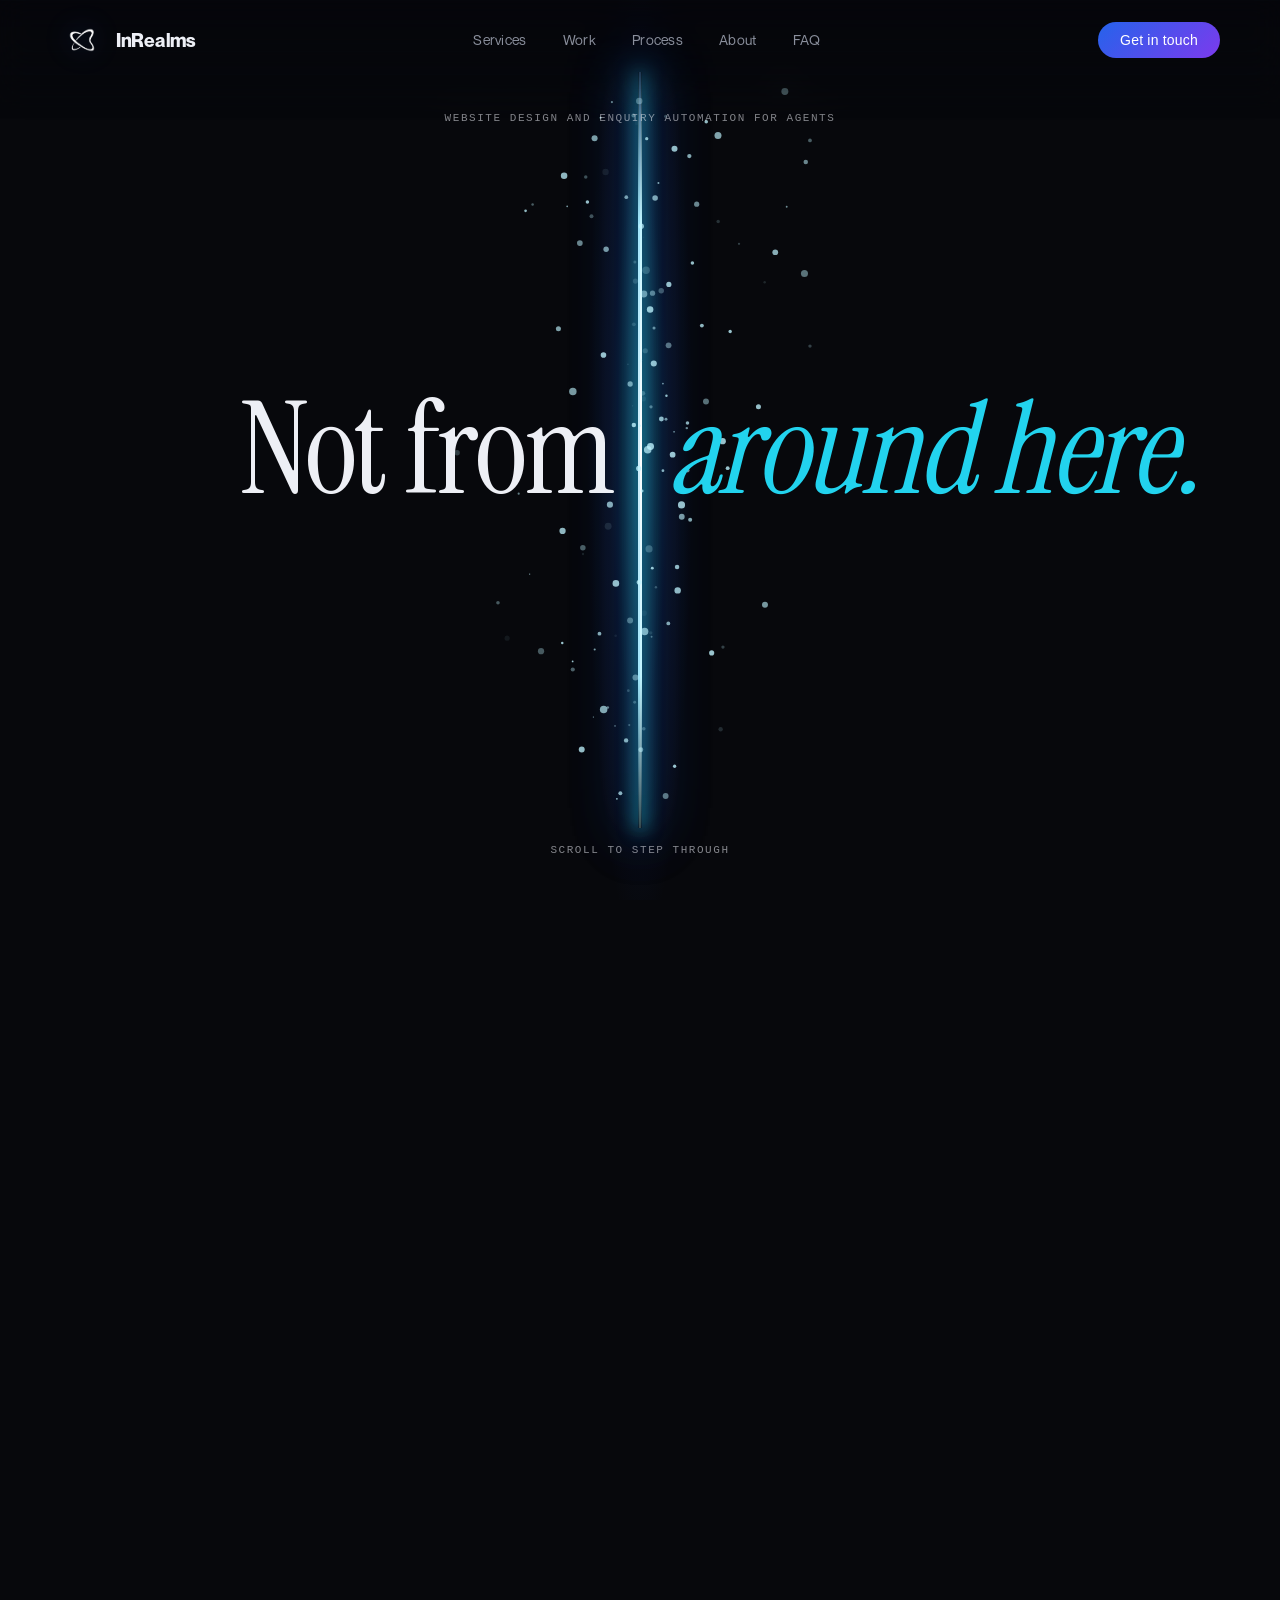
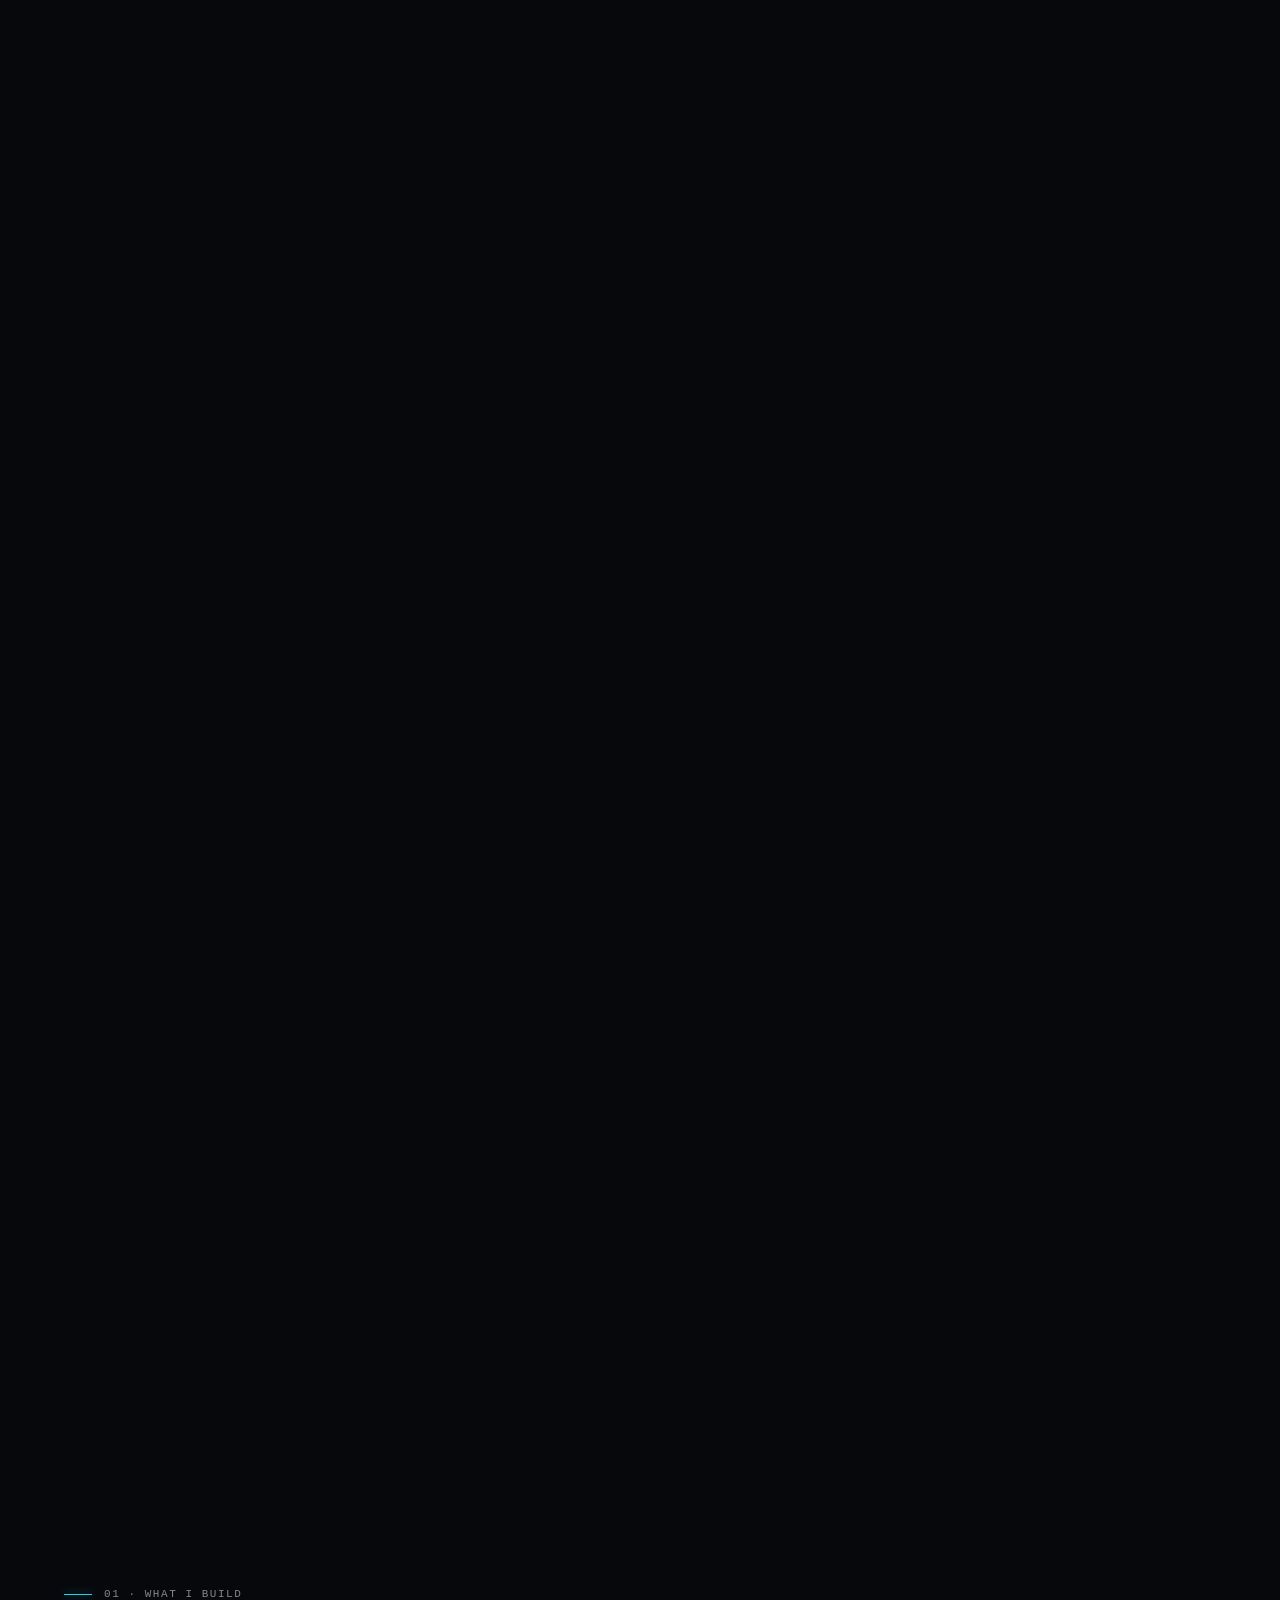
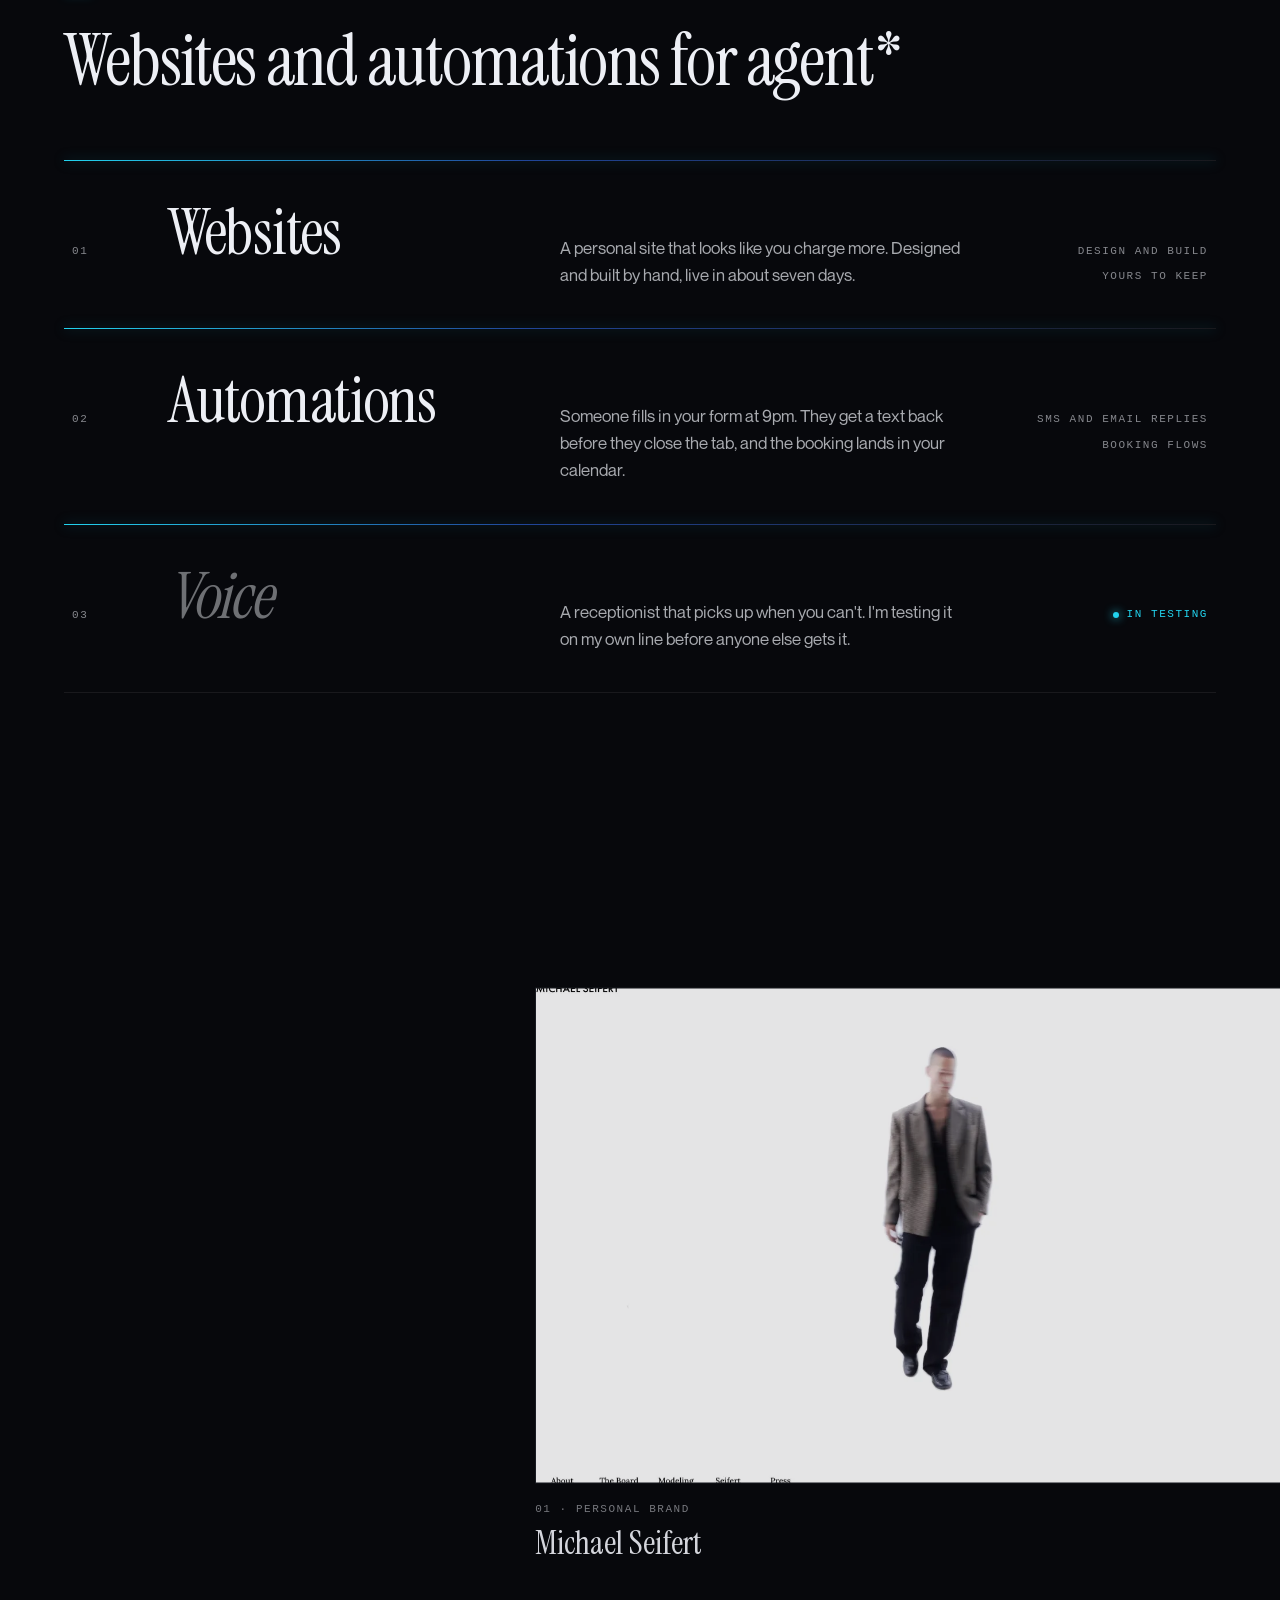
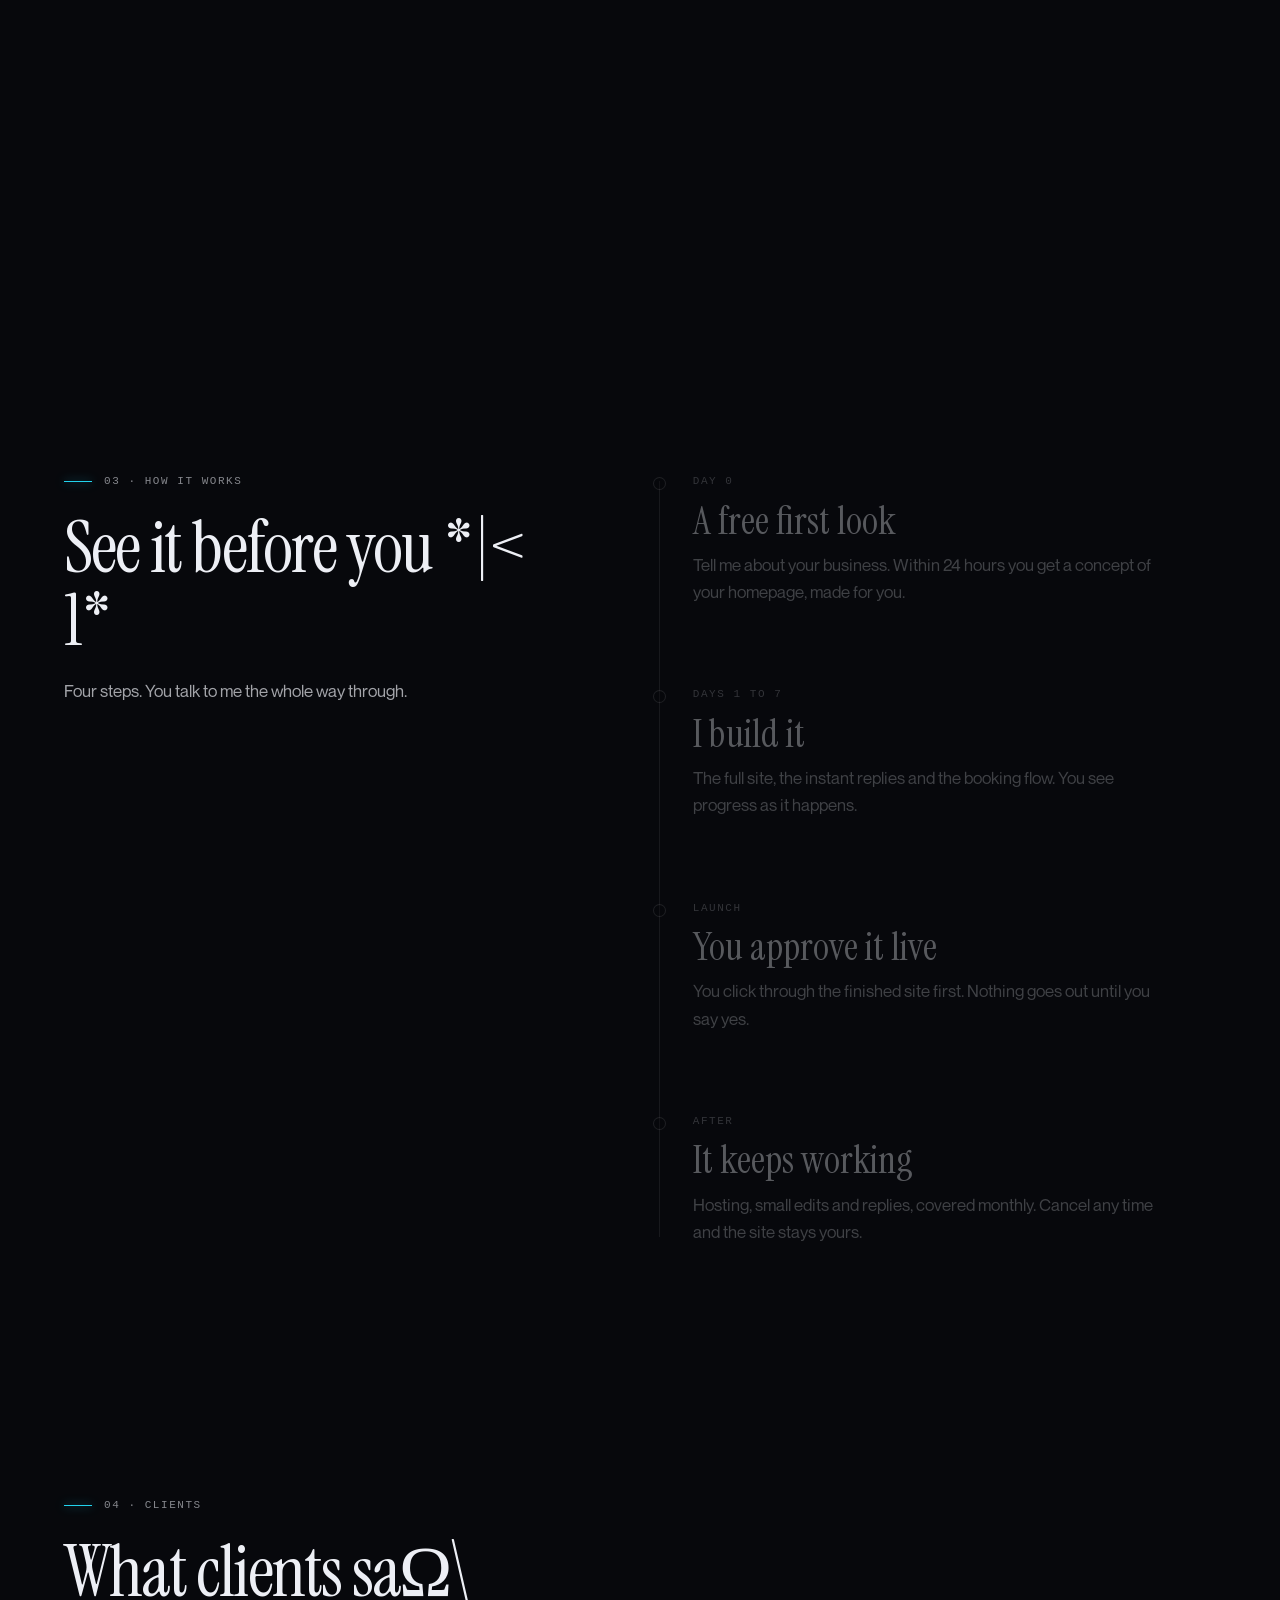
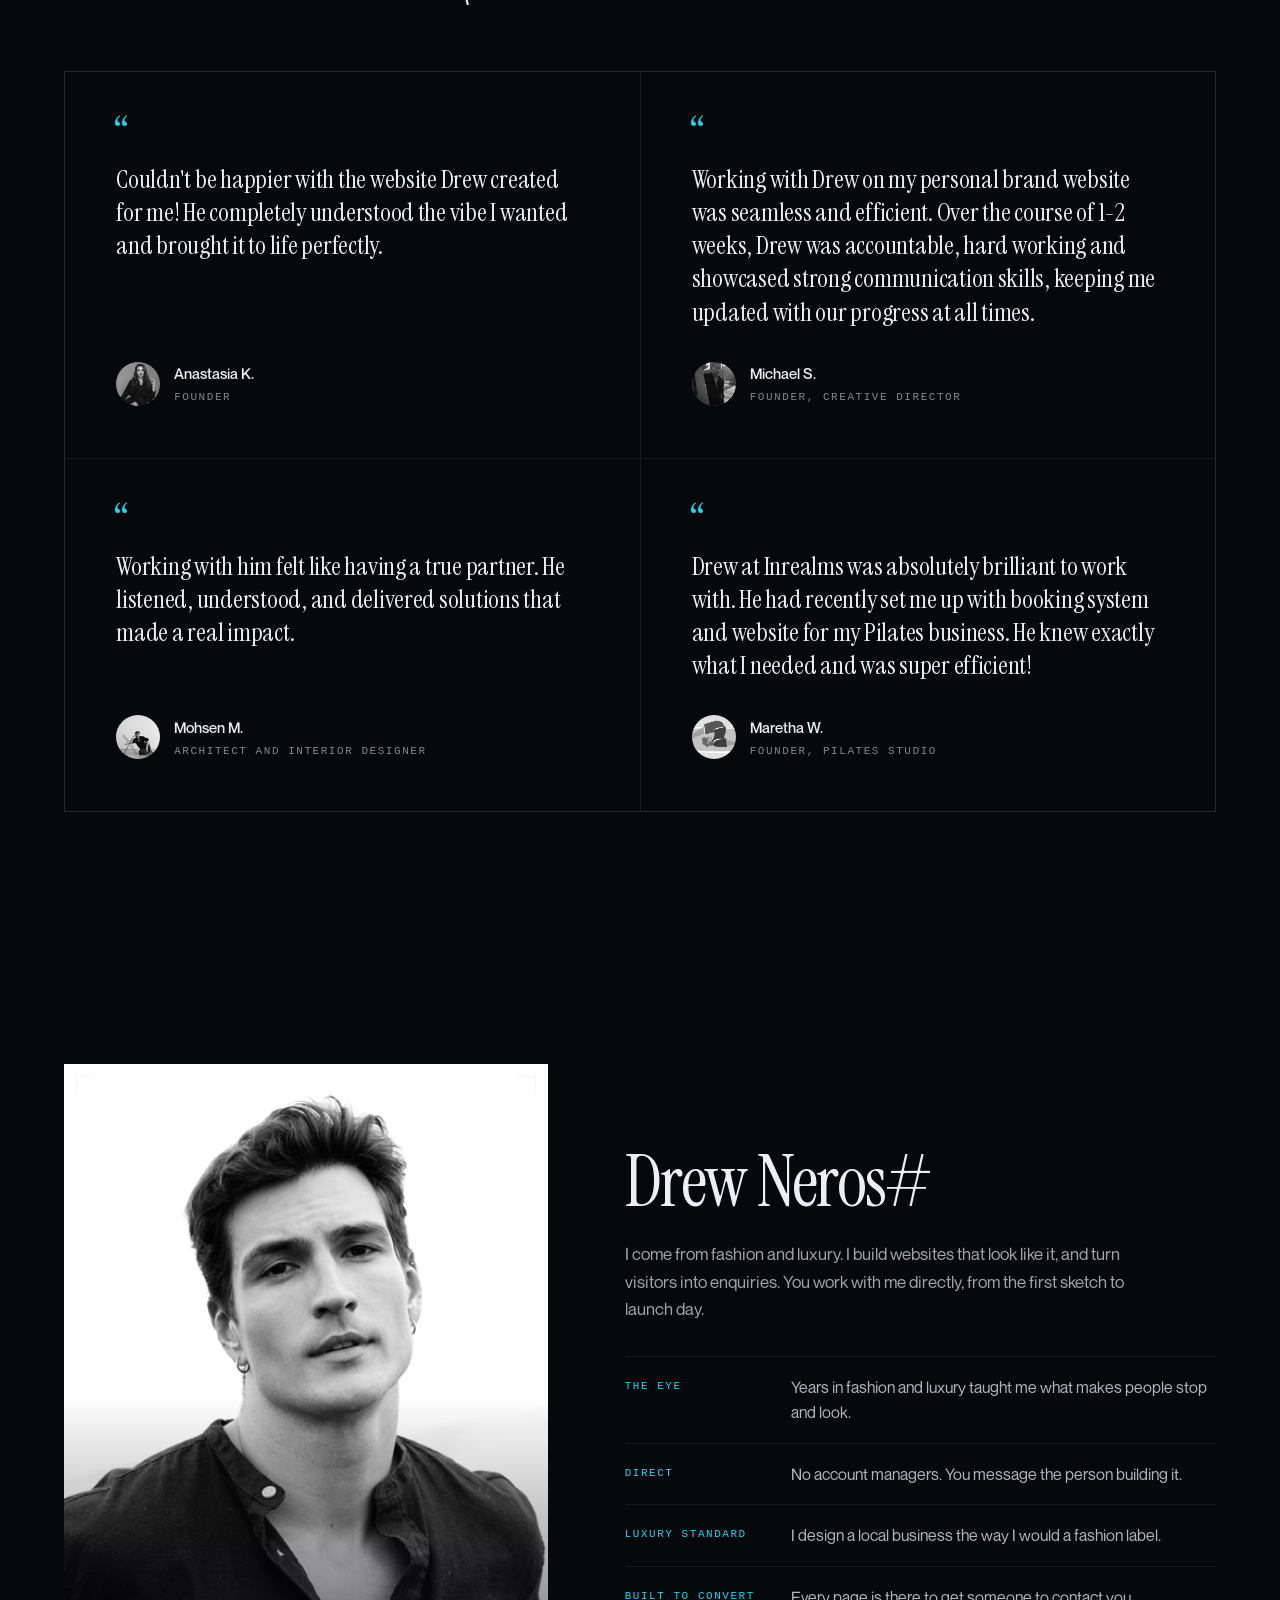
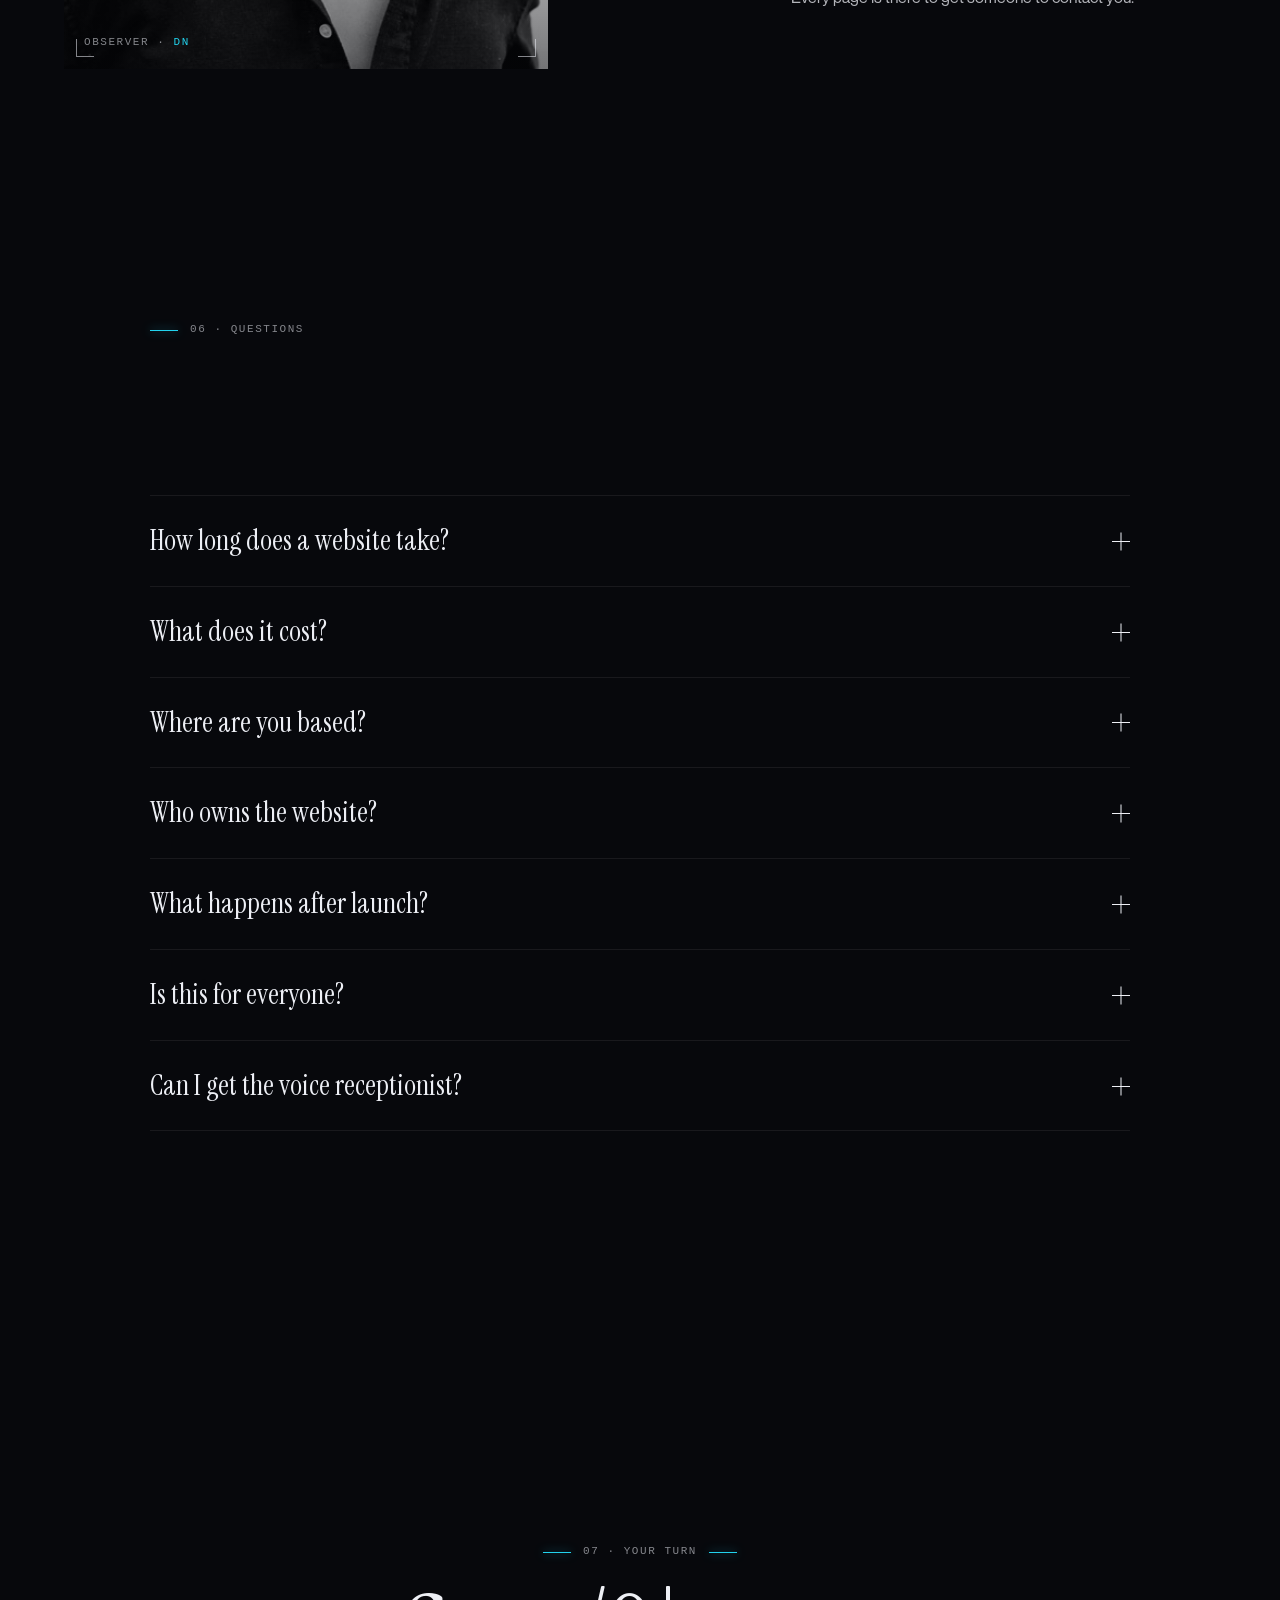
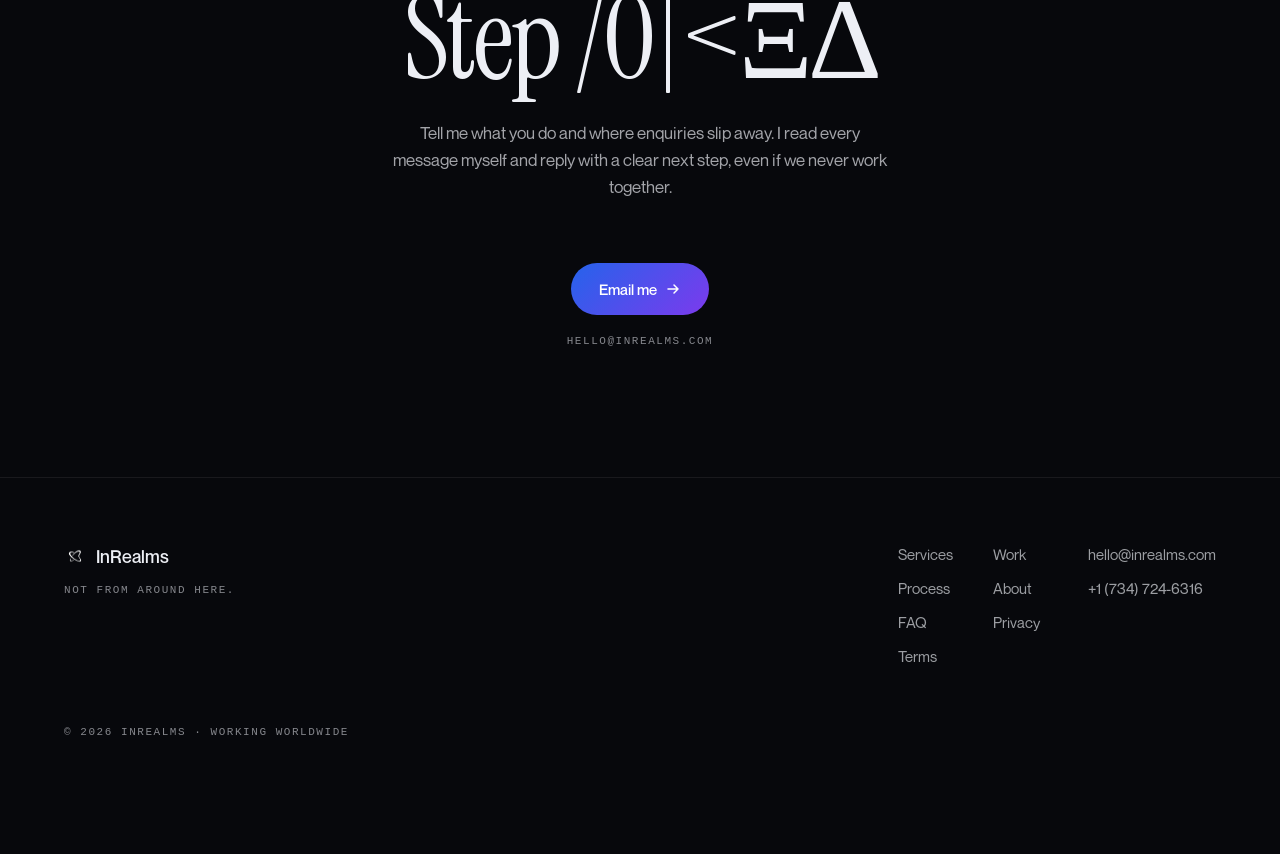
<file: index.html>
<!DOCTYPE html>
<html lang="en">
<head>
  <meta charset="UTF-8" />
  <meta name="viewport" content="width=device-width, initial-scale=1.0" />

  <!-- Google tag (gtag.js) -->
  <script async src="https://www.googletagmanager.com/gtag/js?id=G-CD1X5MQWJD"></script>
  <script>
    window.dataLayer = window.dataLayer || [];
    function gtag(){dataLayer.push(arguments);}
    gtag('js', new Date());

    gtag('config', 'G-CD1X5MQWJD');
  </script>

  <!-- PRIMARY SEO -->
  <title>InRealms | Website design for agents, by Drew Neros</title>
  <meta name="description" content="Personal websites for agents and small businesses, with an instant reply to every enquiry. Designed and built by Drew Neros, working with clients worldwide." />
  <meta name="keywords" content="website designer, personal website, real estate agent website, luxury website design, website for agents, instant enquiry reply, booking automation, InRealms, Drew Neros" />
  <meta name="author" content="Drew Neros, InRealms" />
  <meta name="robots" content="index, follow, max-image-preview:large, max-snippet:-1, max-video-preview:-1" />
  <meta name="theme-color" content="#03080F" />
  <link rel="canonical" href="https://inrealms.com/" />

  <!-- OPEN GRAPH -->
  <meta property="og:type" content="website" />
  <meta property="og:url" content="https://inrealms.com/" />
  <meta property="og:title" content="InRealms | Not from around here" />
  <meta property="og:description" content="Personal websites with instant enquiry replies. Designed and built by Drew Neros." />
  <meta property="og:image" content="https://inrealms.com/media/planet-poster.jpg" />
  <meta property="og:image:alt" content="A figure on a hill of clouds, looking back at Earth" />
  <meta property="og:image:width" content="1280" />
  <meta property="og:image:height" content="720" />
  <meta property="og:site_name" content="InRealms" />
  <meta property="og:locale" content="en_US" />

  <!-- TWITTER / X -->
  <meta name="twitter:card" content="summary_large_image" />
  <meta name="twitter:title" content="InRealms | Not from around here" />
  <meta name="twitter:description" content="Personal websites with instant enquiry replies. Designed and built by Drew Neros." />
  <meta name="twitter:image" content="https://inrealms.com/media/planet-poster.jpg" />

  <!-- ICONS -->
  <link rel="icon" href="favicon.svg" type="image/svg+xml" />
  <link rel="icon" href="favicon.ico" sizes="any" />
  <link rel="icon" type="image/png" sizes="32x32" href="favicon-32.png" />
  <link rel="icon" type="image/png" sizes="192x192" href="favicon-192.png" />
  <link rel="icon" type="image/png" sizes="512x512" href="favicon-512.png" />
  <link rel="apple-touch-icon" sizes="512x512" href="favicon-512.png" />

  <!-- SITEMAP -->
  <link rel="sitemap" type="application/xml" href="/sitemap.xml" />

  <!-- PERFORMANCE HINTS -->

  <!-- STRUCTURED DATA: Organization / Services / FAQ -->
  <script type="application/ld+json">
{
  "@context": "https://schema.org",
  "@graph": [
    {
      "@type": "ProfessionalService",
      "@id": "https://inrealms.com/#org",
      "name": "InRealms",
      "url": "https://inrealms.com/",
      "logo": "https://inrealms.com/logo.png",
      "image": "https://inrealms.com/logo-wordmark.png",
      "description": "Personal websites and enquiry automations, designed and built by Drew Neros.",
      "email": "hello@inrealms.com",
      "founder": {
        "@type": "Person",
        "@id": "https://inrealms.com/#drew",
        "name": "Drew Neros",
        "jobTitle": "Founder and designer",
        "image": "https://inrealms.com/founder.jpg",
        "worksFor": {
          "@id": "https://inrealms.com/#org"
        }
      },
      "areaServed": "Worldwide",
      "sameAs": [
        "https://www.instagram.com/inrealms.os/"
      ]
    },
    {
      "@type": "Service",
      "name": "Personal websites",
      "provider": {
        "@id": "https://inrealms.com/#org"
      },
      "areaServed": "Worldwide",
      "description": "Custom designed websites, built by hand and live in about seven days."
    },
    {
      "@type": "Service",
      "name": "Enquiry automations",
      "provider": {
        "@id": "https://inrealms.com/#org"
      },
      "areaServed": "Worldwide",
      "description": "Instant SMS and email replies to every enquiry, booking flows and follow-ups."
    },
    {
      "@type": "FAQPage",
      "mainEntity": [
        {
          "@type": "Question",
          "name": "How long does a website take?",
          "acceptedAnswer": {
            "@type": "Answer",
            "text": "Most sites are live in seven days once I have your photos and details. Bigger builds take longer, and you will know the date before we start."
          }
        },
        {
          "@type": "Question",
          "name": "What does it cost?",
          "acceptedAnswer": {
            "@type": "Answer",
            "text": "It depends on what you need. After a short call you get one fixed price, before any work starts. You are never billed by the hour."
          }
        },
        {
          "@type": "Question",
          "name": "Where are you based?",
          "acceptedAnswer": {
            "@type": "Answer",
            "text": "I work remotely with clients in different countries and time zones. Calls happen at a time that suits you."
          }
        },
        {
          "@type": "Question",
          "name": "Who owns the website?",
          "acceptedAnswer": {
            "@type": "Answer",
            "text": "You do. The domain, the accounts and the files are in your name, and you can leave whenever you like."
          }
        },
        {
          "@type": "Question",
          "name": "What happens after launch?",
          "acceptedAnswer": {
            "@type": "Answer",
            "text": "A small monthly plan covers hosting, small edits and the instant replies. Cancel any time and the site stays yours."
          }
        },
        {
          "@type": "Question",
          "name": "Is this for everyone?",
          "acceptedAnswer": {
            "@type": "Answer",
            "text": "No. If you need a cheap template site by Friday, I am the wrong person. This suits people who want their website to look as good as their work."
          }
        },
        {
          "@type": "Question",
          "name": "Can I get the voice receptionist?",
          "acceptedAnswer": {
            "@type": "Answer",
            "text": "Not yet. I am testing it on my own line first. Websites and automations are available now."
          }
        }
      ]
    }
  ]
}
  </script>

  <style>
    @font-face {
      font-family: 'NeueMontreal';
      src: url('fonts/NeueMontreal-Light.otf') format('opentype');
      font-weight: 300;
      font-style: normal;
    }
    @font-face {
      font-family: 'NeueMontreal';
      src: url('fonts/NeueMontreal-Regular.otf') format('opentype');
      font-weight: 400;
      font-style: normal;
    }
    @font-face {
      font-family: 'NeueMontreal';
      src: url('fonts/NeueMontreal-Medium.otf') format('opentype');
      font-weight: 500;
      font-style: normal;
    }
    @font-face {
      font-family: 'NeueMontreal';
      src: url('fonts/NeueMontreal-Bold.otf') format('opentype');
      font-weight: 700;
      font-style: normal;
    }

    /* Display face. Self-hosted (15KB), so no external request and no CLS.
       A serif here is the differentiator: every competing AI agency is on
       a geometric sans. Swap --font-display back to NeueMontreal to kill it. */
    @font-face {
      font-family: 'InstrumentSerif';
      src: url('fonts/InstrumentSerif-Regular.woff2') format('woff2');
      font-weight: 400;
      font-style: normal;
      font-display: swap;
    }

    *, *::before, *::after { box-sizing: border-box; margin: 0; padding: 0; }

    :root {
      /* In Realms. */
      --bg:        #07080C;
      --bg-2:      #0C0E14;
      --white:     #EDEFF5;
      --gray:      #8A8F9C;

      /* InRealms brand colours, kept. The change is not the hues, it is
         the count: five accents down to two, so one thing can lead. */
      --signal:    #2563EB;   /* InRealms blue. Primary action. */
      --spectra:   #22D3EE;   /* InRealms cyan. Cool edge of the seam. */
      --deep:      #7C3AED;   /* InRealms purple. Gradient partner only. */

      --border:    rgba(255,255,255,0.07);
      --glass:     rgba(255,255,255,0.03);

      /* Legacy aliases. The old palette had 5 accents + 2 gradients;
         they now all resolve to the two above so the unconverted
         sections collapse onto the new vocabulary instead of breaking.
         Delete these as each section is converted. */
      --blue:       var(--signal);
      --blue-light: var(--signal);
      --cyan:       var(--spectra);
      --purple:     var(--deep);
      --pink:       var(--deep);
      --grad:   linear-gradient(135deg, var(--signal) 0%, var(--deep) 100%);
      --grad-c: linear-gradient(135deg, var(--spectra) 0%, var(--signal) 60%, var(--deep) 100%);

      --ease-out-strong: cubic-bezier(0.23, 1, 0.32, 1);
      --ease-glide:      cubic-bezier(0.19, 1, 0.22, 1);

      /* One line to turn the serif experiment off. */
      --font-display: 'InstrumentSerif', Georgia, serif;
    }

    /* Display face lands on the moments that carry the story:
       the hero headline and every section opener. */
    section h2 {
      font-family: var(--font-display);
      font-weight: 400;
    }

    nav { transition: background 0.5s var(--ease-glide), border-color 0.5s var(--ease-glide); }


    /* ═══ PORTAL. The hero. ═══════════════════════════════════
       A seam of light in the dark. Scroll pulls it open like a door,
       the edges stay lit, the words ride them off screen, and the film
       comes into focus. You are the figure looking back at Earth.
       Driven only by scroll, set in JS: --o opening, --p progress.
       ════════════════════════════════════════════════════ */
    #portal { position: relative; height: 340svh; background: var(--bg); --o: 0; --p: 0; }
    .portal-stage { position: sticky; top: 0; height: 100svh; overflow: hidden; background: var(--bg); }
    .portal-bloom {
      position: absolute; left: 50%; top: 50%; width: 60vw; height: 120svh;
      transform: translate(-50%, -50%) scaleX(calc(0.15 + var(--o) * 1.6));
      background: radial-gradient(ellipse at center, rgba(34,211,238,0.22), rgba(37,99,235,0.08) 35%, transparent 65%);
      animation: portalBreathe 5s ease-in-out infinite;
      opacity: clamp(0, calc(1 - var(--o) * 1.2), 1);
    }
    @keyframes portalBreathe { 50% { filter: brightness(1.35); } }
    .portal-realm {
      position: absolute; inset: 0; z-index: 1;
      clip-path: inset(calc((1 - var(--o)) * 8%) calc(50% - 1px - var(--o) * 50%) calc((1 - var(--o)) * 8%) calc(50% - 1px - var(--o) * 50%));
      will-change: clip-path;
    }
    .portal-realm video {
      width: 100%; height: 100%; object-fit: cover; display: block;
      transform: scale(calc(1.35 - var(--o) * 0.35));
      /* focus pull: soft and cold through the slit, sharp once you are through */
      filter: blur(calc((1 - var(--o)) * (1 - var(--o)) * (1 - var(--o)) * 16px)) saturate(calc(0.6 + var(--o) * 0.4));
    }
    /* The two edges of the opening. They stay lit while they travel. */
    .portal-seam {
      position: absolute; z-index: 2; pointer-events: none;
      top: calc((1 - var(--o)) * 8%); bottom: calc((1 - var(--o)) * 8%);
      left: calc(50% - 1px - var(--o) * 50%); right: calc(50% - 1px - var(--o) * 50%);
      opacity: clamp(0, calc((1 - var(--o)) * 3), 1);
    }
    .portal-seam::before, .portal-seam::after {
      content: ''; position: absolute; top: 0; bottom: 0; width: 2px;
      background: linear-gradient(to bottom, transparent, #bff4ff 20%, #fff 50%, #bff4ff 80%, transparent);
      box-shadow: 0 0 18px 2px rgba(34,211,238,0.55), 0 0 60px 8px rgba(37,99,235,0.25);
    }
    .portal-seam::before { left: -1px; }
    .portal-seam::after { right: -1px; }
    .portal-motes { position: absolute; inset: 0; z-index: 4; width: 100%; height: 100%; pointer-events: none; }
    .portal-shade {
      position: absolute; inset: 0; z-index: 5; pointer-events: none;
      background: linear-gradient(to top, rgba(7,8,12,0.95) 0%, rgba(7,8,12,0.7) 38%, transparent 70%);
      opacity: clamp(0, calc((var(--p) - 0.62) * 4), 1);
    }
    /* the realm hands over to the next section through a gradient, never a line */
    .portal-stage::after {
      content: ''; position: absolute; inset: auto 0 0 0; height: 30svh; z-index: 5; pointer-events: none;
      background: linear-gradient(transparent, var(--bg));
      opacity: clamp(0, calc((var(--p) - 0.85) * 7), 1);
    }

    .hud {
      font-family: ui-monospace, 'SF Mono', 'JetBrains Mono', Menlo, monospace;
      font-size: 11px; letter-spacing: 0.14em; text-transform: uppercase;
      color: rgba(237,239,245,0.55);
    }
    .hud b { color: var(--spectra); font-weight: 400; }

    .portal-title { margin: 0; font-weight: 400; }
    .portal-half {
      position: absolute; z-index: 6; top: 50%;
      font-family: var(--font-display); font-size: clamp(56px, 10vw, 160px); line-height: 0.92; letter-spacing: -0.02em; white-space: nowrap;
      opacity: clamp(0, calc(1 - var(--o) * 1.25), 1);
    }
    /* glued to the moving edges: the opening pushes the words apart */
    .portal-half.l { right: calc(50% + 28px); transform: translate(calc(var(--o) * -50vw), -50%); }
    .portal-half.r { left: calc(50% + 28px); transform: translate(calc(var(--o) * 50vw), -50%); }
    .portal-half em { font-style: italic; color: var(--spectra); }
    .portal-top { position: absolute; z-index: 6; top: 110px; left: 0; right: 0; text-align: center; margin: 0; opacity: clamp(0, calc(1 - var(--o) * 2), 1); }
    .portal-hint { position: absolute; z-index: 6; bottom: 40px; left: 0; right: 0; text-align: center; margin: 0; opacity: clamp(0, calc(1 - var(--o) * 3), 1); }

    /* Viewfinder: once you are through, the realm gets an instrument layer. */
    .portal-hudlayer { position: absolute; inset: 0; z-index: 6; pointer-events: none; opacity: clamp(0, calc((var(--o) - 0.75) * 4), 1); }
    .portal-frame { position: absolute; inset: 92px clamp(16px, 5vw, 80px) 24px; }
    .portal-frame i { position: absolute; width: 18px; height: 18px; border-color: rgba(237,239,245,0.35); border-style: solid; }
    .portal-frame i:nth-child(1) { top: 0; left: 0; border-width: 1px 0 0 1px; }
    .portal-frame i:nth-child(2) { top: 0; right: 0; border-width: 1px 1px 0 0; }
    .portal-frame i:nth-child(3) { bottom: 0; left: 0; border-width: 0 0 1px 1px; }
    .portal-frame i:nth-child(4) { bottom: 0; right: 0; border-width: 0 1px 1px 0; }
    .portal-corner { position: absolute; display: grid; gap: 6px; }
    .portal-corner.tl { top: 108px; left: calc(clamp(16px, 5vw, 80px) + 16px); }
    .portal-corner.tr { top: 108px; right: calc(clamp(16px, 5vw, 80px) + 16px); text-align: right; }
    .portal-corner.br { bottom: 40px; right: calc(clamp(16px, 5vw, 80px) + 16px); text-align: right; }
    .portal-corner .num { font-variant-numeric: tabular-nums; }

    .portal-beat {
      position: absolute; z-index: 7; left: clamp(16px, 5vw, 80px); bottom: 12svh; max-width: 560px;
      display: grid; gap: 24px;
      opacity: clamp(0, calc((var(--p) - 0.66) * 4), 1);
      transform: translateY(calc((1 - clamp(0, calc((var(--p) - 0.66) * 4), 1)) * 40px));
    }
    .portal-line { margin: 0; font-family: var(--font-display); font-size: clamp(36px, 4.5vw, 64px); line-height: 1.05; letter-spacing: -0.02em; }
    .portal-sub { margin: 0; max-width: 42ch; font-size: 17px; line-height: 1.55; color: rgba(237,239,245,0.75); }
    .portal-actions { display: flex; gap: 12px; align-items: center; flex-wrap: wrap; }

    @media (max-width: 768px) {
      #portal { height: 300svh; }
      .portal-half { font-size: clamp(44px, 13vw, 72px); left: 0 !important; right: 0 !important; text-align: center; }
      .portal-half.l { top: 40%; transform: translate(calc(var(--o) * -100vw), -50%); }
      .portal-half.r { top: 56%; transform: translate(calc(var(--o) * 100vw), -50%); }
      .portal-top { top: 96px; padding: 0 16px; }
      .portal-corner.tr, .portal-corner.br { display: none; }
      .portal-realm video { object-position: 50% 40%; }
    }

    /* Motion off: no runway. You arrive already through the portal. */
    @media (prefers-reduced-motion: reduce) {
      html { scroll-behavior: auto; }
      #portal { height: 100svh; --o: 1; --p: 1; }
      .portal-bloom { animation: none; }
    }

    html { scroll-behavior: smooth; }

    body {
      font-family: 'NeueMontreal', 'Inter', sans-serif;
      background: var(--bg);
      color: var(--white);
      /* `clip`, not `hidden`. `overflow-x: hidden` turns body into a scroll
         container, which silently kills `position: sticky` on every
         descendant, including the Act 1 stage. `clip` blocks the same
         horizontal overflow without creating that container. */
      overflow-x: clip;
      line-height: 1.6;
    }

    /* ─── SCROLLBAR ─── */
    ::-webkit-scrollbar { width: 4px; }
    ::-webkit-scrollbar-track { background: var(--bg); }
    ::-webkit-scrollbar-thumb { background: var(--blue); border-radius: 9999px; }

    /* ─── NOISE OVERLAY ─── */
    body::before {
      content: '';
      position: fixed;
      inset: 0;
      background-image: url("data:image/svg+xml,%3Csvg viewBox='0 0 256 256' xmlns='http://www.w3.org/2000/svg'%3E%3Cfilter id='noise'%3E%3CfeTurbulence type='fractalNoise' baseFrequency='0.9' numOctaves='4' stitchTiles='stitch'/%3E%3C/filter%3E%3Crect width='100%25' height='100%25' filter='url(%23noise)' opacity='0.04'/%3E%3C/svg%3E");
      pointer-events: none;
      z-index: 0;
      opacity: 0.4;
    }

    /* ─── NAV ─── */
    nav {
      position: fixed;
      /* Centred the SAME way in both states (left 50% + translateX), so the
         scroll morph only ever changes max-width / padding / radius / colour,
         every one of which interpolates. The old rule flipped left/right to
         auto and max-width from none, none of which animate, so the bar
         snapped sideways instead of easing. */
      top: 0;
      left: 50%;
      right: auto;
      transform: translateX(-50%);
      width: 100%;
      max-width: 2400px;
      border-radius: 0;
      z-index: 100;
      padding: 18px 60px;
      display: flex;
      align-items: center;
      justify-content: space-between;
      background: transparent;
      /* No hard rule. The frosted layer is nav::before, which fades to nothing
         toward the bottom (blur and tint both masked), so there is no edge. */
      transition: top 0.7s var(--ease-glide),
                  max-width 0.7s var(--ease-glide),
                  width 0.7s var(--ease-glide),
                  padding 0.7s var(--ease-glide),
                  border-radius 0.7s var(--ease-glide),
                  background 0.6s var(--ease-glide),
                  border-color 0.6s var(--ease-glide);
    }

    /* Frosted layer, masked so tint and blur both fade out toward the bottom
       and run 40px past the bar. The mask is on this layer, not on nav, so the
       logo and links stay fully opaque. */
    nav::before {
      content: '';
      position: absolute;
      left: 0;
      right: 0;
      top: 0;
      height: calc(100% + 40px);
      z-index: -1;
      pointer-events: none;
      background: rgba(3,8,15,0.16);
      backdrop-filter: blur(14px);
      -webkit-backdrop-filter: blur(14px);
      -webkit-mask-image: linear-gradient(180deg, #000 0%, rgba(0,0,0,0.85) 35%, transparent 100%);
      mask-image: linear-gradient(180deg, #000 0%, rgba(0,0,0,0.85) 35%, transparent 100%);
      transition: opacity 0.5s var(--ease-glide);
    }
    nav.scrolled::before { opacity: 0; }

    nav.scrolled {
      backdrop-filter: blur(14px);
      -webkit-backdrop-filter: blur(14px);
      top: 14px;
      max-width: 880px;
      width: calc(100% - 32px);
      padding: 10px 14px 10px 18px;
      border-radius: 9999px;
      background: rgba(8,13,24,0.55);
      border: 1px solid rgba(255,255,255,0.08);
      border-bottom: 1px solid rgba(255,255,255,0.08);
    }

    .nav-logo {
      display: flex;
      align-items: center;
      gap: 12px;
      text-decoration: none;
      font-size: 19px;
      font-weight: 600;
      letter-spacing: -0.3px;
      color: var(--white);
    }
    .nav-logo img {
      width: 44px;
      height: 44px;
      object-fit: contain;
      filter: drop-shadow(0 0 14px rgba(37,99,235,0.45));
      transform: scale(1);
      transition: transform 0.3s cubic-bezier(.2,.7,.2,1);
    }
    .nav-logo:hover img { transform: scale(1) rotate(45deg); }
    nav.scrolled .nav-logo img { transform: scale(0.727); }
    nav.scrolled .nav-logo:hover img { transform: scale(0.727) rotate(45deg); }
    nav.scrolled .nav-logo { font-size: 15px; }

    .nav-links {
      display: flex;
      gap: 36px;
      list-style: none;
    }

    .nav-links a {
      color: var(--gray);
      text-decoration: none;
      font-size: 14px;
      font-weight: 400;
      letter-spacing: 0.3px;
      transition: color 0.2s;
    }
    .nav-links a:hover { color: var(--white); }

    .nav-cta {
      background: var(--grad);
      color: white;
      padding: 10px 22px;
      border-radius: 9999px;
      text-decoration: none;
      font-size: 14px;
      font-weight: 500;
      letter-spacing: 0.2px;
      transition: opacity 0.2s, transform 0.2s;
      border: none;
      cursor: pointer;
    }
    .nav-cta:hover { opacity: 0.85; transform: translateY(-1px); }
    nav.scrolled .nav-cta { padding: 8px 16px; font-size: 13px; }
    nav.scrolled .nav-links { gap: 26px; }
    nav.scrolled .nav-links a { font-size: 13px; }

    .hero-note { margin-top: 16px; font-size: 13px; color: var(--gray); }

    .btn-primary {
      background: var(--grad);
      color: white;
      padding: 14px 28px;
      border-radius: 9999px;
      text-decoration: none;
      font-size: 15px;
      font-weight: 500;
      transition: all 0.3s;
      display: inline-flex;
      align-items: center;
      gap: 8px;
      border: none;
      cursor: pointer;
      font-family: inherit;
    }
    .btn-primary:hover { transform: translateY(-2px); }

    .btn-ghost {
      color: var(--gray);
      padding: 14px 28px;
      border-radius: 9999px;
      text-decoration: none;
      font-size: 15px;
      font-weight: 400;
      transition: color 0.2s;
      display: inline-flex;
      align-items: center;
      gap: 8px;
    }
    .btn-ghost:hover { color: var(--white); }
    .btn-ghost svg { transition: transform 0.2s; }
    .btn-ghost:hover svg { transform: translateX(4px); }


    section { position: relative; z-index: 1; }

    /* ─── MOBILE STICKY CTA ─── */
    .mobile-sticky-cta {
      display: none;
    }
    @media (max-width: 960px) {
      .mobile-sticky-cta {
        display: block;
        position: fixed;
        left: 0; right: 0; bottom: 0;
        z-index: 150;
        padding: 12px 16px calc(12px + env(safe-area-inset-bottom));
        background: rgba(3,8,15,0.9);
        backdrop-filter: blur(16px);
        -webkit-backdrop-filter: blur(16px);
        border-top: 1px solid var(--border);
      }
      .mobile-sticky-cta .btn-primary {
        width: 100%;
        justify-content: center;
      }
      body { padding-bottom: 64px; }
    }

    /* ─── SCROLL REVEAL ─── */
    .reveal {
      opacity: 0;
      transform: translateY(30px);
      transition: opacity 0.7s ease, transform 0.7s ease;
    }
    .reveal.visible {
      opacity: 1;
      transform: translateY(0);
    }
    /* Directional variants: same reveal, but the element slides in from a side
       instead of straight up. Crisper easing for the ones the eye tracks. */
    .reveal-left,
    .reveal-right {
      transition: opacity 0.6s var(--ease-out-strong),
                  transform 0.9s var(--ease-out-strong);
    }
    .reveal-left  { transform: translate3d(-72px, 0, 0) scale(0.96); }
    .reveal-right { transform: translate3d(72px, 0, 0) scale(0.96); }
    .reveal-left.visible,
    .reveal-right.visible { transform: translate3d(0, 0, 0) scale(1); }

    .reveal-delay-1 { transition-delay: 0.1s; }
    .reveal-delay-2 { transition-delay: 0.2s; }

    .reveal-words .reveal-word {
      display: inline-block;
      opacity: 0;
      transform: translateY(14px);
      transition: opacity 550ms var(--ease-out-strong), transform 550ms var(--ease-out-strong);
    }
    .reveal-words.visible .reveal-word {
      opacity: 1;
      transform: translateY(0);
    }
    .reveal-delay-3 { transition-delay: 0.3s; }
    .reveal-delay-4 { transition-delay: 0.4s; }
    .reveal-delay-5 { transition-delay: 0.5s; }

    /* Respect the OS setting: no slide, no fade-in delay, just show it. */
    @media (prefers-reduced-motion: reduce) {
      .reveal,
      .reveal-left,
      .reveal-right { opacity: 1; transform: none; transition: none; }
      .reveal-words .reveal-word { opacity: 1; transform: none; transition: none; }
    }

    /* ═══ REALM SECTIONS. Everything after the portal. ═══════════
       One grid, one type scale, one accent (cyan glows, blue acts).
       Motion: scramble on headings, lit lines that draw, a pinned
       sideways gallery, a progress seam through the process.
       ════════════════════════════════════════════════════ */
    :root {
      --gutter: clamp(16px, 5vw, 80px);
      --rs-pad: clamp(96px, 14vh, 180px);
    }
    .rs { padding: var(--rs-pad) var(--gutter); background: var(--bg); }
    .rs-in { max-width: 1320px; margin: 0 auto; }
    .rs-head { display: grid; gap: 20px; margin-bottom: clamp(48px, 7vh, 88px); max-width: 860px; }
    .rs-head .hud, .about-copy > .hud { display: inline-flex; align-items: center; gap: 12px; margin: 0; }
    .rs-head .hud::before, .about-copy > .hud::before { content: ''; width: 28px; height: 1px; background: var(--spectra); box-shadow: 0 0 10px rgba(34,211,238,0.7); }
    .rs-title {
      margin: 0; font-family: var(--font-display); font-weight: 400;
      font-size: clamp(40px, 5.6vw, 88px); line-height: 1.02; letter-spacing: -0.025em;
    }
    .rs-sub { margin: 0; max-width: 46ch; font-size: 17px; line-height: 1.6; color: rgba(237,239,245,0.68); font-weight: 400; }

    /* Spotlight: a soft cyan light follows the cursor inside the card.
       Pattern after 21st.dev "Spotlight Card", no React. */
    .spot { position: relative; isolation: isolate; }
    .spot::after {
      content: ''; position: absolute; inset: 0; z-index: -1; pointer-events: none;
      background: radial-gradient(420px circle at var(--sx, 50%) var(--sy, 50%), rgba(34,211,238,0.09), transparent 60%);
      opacity: 0; transition: opacity 0.4s var(--ease-glide);
    }
    .spot:hover::after { opacity: 1; }

    /* ── Services ── */
    .svc-list { display: grid; }
    .svc {
      display: grid; grid-template-columns: 72px minmax(0, 1fr) minmax(0, 1.1fr) 220px; gap: 24px; align-items: baseline;
      padding: 40px 8px; border-top: 1px solid var(--border);
    }
    .svc:last-child { border-bottom: 1px solid var(--border); }
    /* a lit line draws across the top of each row as it arrives */
    .svc::before {
      content: ''; position: absolute; left: 0; top: -1px; height: 1px; width: 100%;
      background: linear-gradient(90deg, var(--spectra), rgba(37,99,235,0.6) 40%, transparent);
      box-shadow: 0 0 12px rgba(34,211,238,0.5);
      transform: scaleX(0); transform-origin: left; transition: transform 1.4s var(--ease-glide) 0.15s;
    }
    .svc.visible::before { transform: scaleX(1); }
    .svc-name {
      margin: 0; font-family: var(--font-display); font-weight: 400;
      font-size: clamp(40px, 5vw, 76px); line-height: 1; letter-spacing: -0.02em;
      transition: transform 0.6s var(--ease-out-strong), color 0.4s;
    }
    .svc:hover .svc-name { transform: translateX(12px); color: #fff; }
    .svc-text { margin: 0; font-size: 17px; line-height: 1.6; color: rgba(237,239,245,0.7); max-width: 40ch; }
    .svc-tags { list-style: none; margin: 0; padding: 0; display: grid; gap: 8px; justify-items: end; }
    .svc-soon .svc-name { color: rgba(237,239,245,0.45); font-style: italic; }
    .svc-status { color: var(--spectra); display: inline-flex; align-items: center; gap: 8px; }
    .svc-status::before { content: ''; width: 6px; height: 6px; border-radius: 50%; background: var(--spectra); box-shadow: 0 0 10px var(--spectra); animation: pulse 2.2s ease-in-out infinite; }
    @keyframes pulse { 50% { opacity: 0.3; } }

    /* ── Work: pinned sideways gallery ── */
    #work { padding: 0; position: relative; }
    .work-stage { position: sticky; top: 0; height: 100svh; overflow: hidden; display: flex; align-items: center; }
    .work-track {
      display: flex; align-items: center; gap: clamp(24px, 4vw, 64px);
      padding: 0 var(--gutter); will-change: transform;
      transform: translate3d(calc(var(--wx, 0) * -1px), 0, 0);
    }
    .work-intro { flex: 0 0 min(420px, 80vw); display: grid; gap: 20px; align-content: center; }
    .work-intro .hud { display: inline-flex; align-items: center; gap: 12px; margin: 0; }
    .work-intro .hud::before { content: ''; width: 28px; height: 1px; background: var(--spectra); box-shadow: 0 0 10px rgba(34,211,238,0.7); }
    .work-intro .btn-ghost { padding-left: 0; justify-self: start; }
    .work-card {
      flex: 0 0 min(62vw, 880px); display: grid; gap: 18px; color: inherit; text-decoration: none;
      opacity: calc(1 - var(--d, 0) * 0.45);
      transform: translate3d(0, calc(var(--d, 0) * 24px), 0);
    }
    .work-frame { position: relative; display: block; aspect-ratio: 16 / 10; overflow: hidden; background: var(--bg-2); border: 1px solid var(--border); }
    .work-frame::after { content: ''; position: absolute; inset: 0; box-shadow: inset 0 0 0 1px rgba(34,211,238,0); transition: box-shadow 0.5s var(--ease-glide); }
    .work-card:hover .work-frame::after { box-shadow: inset 0 0 0 1px rgba(34,211,238,0.6), inset 0 0 60px rgba(34,211,238,0.12); }
    .work-frame img {
      width: 100%; height: 100%; object-fit: cover; object-position: top; display: block;
      transform: scale(calc(1.02 + var(--d, 0) * 0.1)); transition: filter 0.6s;
      filter: saturate(calc(1 - var(--d, 0) * 0.7));
    }
    .work-meta { display: grid; grid-template-columns: 1fr auto; gap: 6px 16px; align-items: baseline; }
    .work-meta .hud:first-child { grid-column: 1 / -1; }
    .work-name { font-family: var(--font-display); font-size: clamp(28px, 2.6vw, 40px); line-height: 1.1; }
    .work-go { color: var(--spectra); opacity: 0; transform: translateX(-8px); transition: opacity 0.4s, transform 0.5s var(--ease-out-strong); }
    .work-card:hover .work-go, .work-card:focus-visible .work-go { opacity: 1; transform: none; }
    .work-progress { position: absolute; left: var(--gutter); right: var(--gutter); bottom: 40px; height: 1px; background: var(--border); }
    .work-progress i { position: absolute; inset: 0; background: var(--spectra); box-shadow: 0 0 10px var(--spectra); transform-origin: left; transform: scaleX(var(--wp, 0)); }

    /* ── Process: the seam fills as you read ── */
    .process-in { display: grid; grid-template-columns: minmax(0, 1fr) minmax(0, 1.1fr); gap: clamp(40px, 6vw, 120px); align-items: start; }
    .process-head { position: sticky; top: 140px; margin-bottom: 0; }
    .steps { list-style: none; margin: 0; padding: 0 0 0 40px; position: relative; display: grid; gap: clamp(56px, 9vh, 104px); }
    .steps::before, .steps::after { content: ''; position: absolute; left: 6px; top: 8px; bottom: 8px; width: 1px; }
    .steps::before { background: var(--border); }
    .steps::after {
      background: linear-gradient(to bottom, var(--spectra), var(--signal));
      box-shadow: 0 0 12px rgba(34,211,238,0.6);
      transform-origin: top; transform: scaleY(var(--sp, 0));
    }
    .step { position: relative; display: grid; gap: 10px; opacity: 0.35; transition: opacity 0.6s var(--ease-glide); }
    .step.lit { opacity: 1; }
    .step-dot { position: absolute; left: -40px; top: 4px; width: 13px; height: 13px; border-radius: 50%; border: 1px solid rgba(237,239,245,0.3); background: var(--bg); transition: all 0.5s var(--ease-glide); z-index: 1; }
    .step.lit .step-dot { border-color: var(--spectra); background: var(--spectra); box-shadow: 0 0 14px var(--spectra); }
    .step .hud { margin: 0; }
    .step h3 { margin: 0; font-family: var(--font-display); font-weight: 400; font-size: clamp(30px, 3vw, 44px); line-height: 1.05; }
    .step p { margin: 0; font-size: 17px; line-height: 1.6; color: rgba(237,239,245,0.7); max-width: 42ch; }

    /* ── Reviews ── */
    .quotes { display: grid; grid-template-columns: repeat(2, minmax(0, 1fr)); gap: 1px; background: var(--border); border: 1px solid var(--border); }
    .quote { margin: 0; padding: clamp(28px, 4vw, 52px); background: var(--bg); display: grid; gap: 32px; align-content: space-between; }
    .quote blockquote { margin: 0; font-family: var(--font-display); font-size: clamp(22px, 2vw, 30px); line-height: 1.3; letter-spacing: -0.01em; }
    .quote blockquote::before { content: '“'; display: block; color: var(--spectra); font-size: 1.8em; line-height: 0.6; margin-bottom: 12px; }
    .quote figcaption { display: flex; align-items: center; gap: 14px; }
    .quote figcaption img { width: 44px; height: 44px; border-radius: 50%; object-fit: cover; filter: grayscale(1); }
    .quote figcaption > span { display: grid; gap: 4px; }
    .quote figcaption b { font-weight: 500; font-size: 15px; }

    /* ── About ── */
    .about-in { display: grid; grid-template-columns: minmax(0, 0.9fr) minmax(0, 1.1fr); gap: clamp(40px, 6vw, 120px); align-items: center; }
    .about-photo { position: relative; aspect-ratio: 4 / 5; overflow: hidden; }
    .about-photo img {
      width: 100%; height: 115%; object-fit: cover; display: block; filter: grayscale(1) contrast(1.05);
      transform: translate3d(0, calc(var(--ap, 0) * -12%), 0);
    }
    .about-photo::after { content: ''; position: absolute; inset: 0; background: linear-gradient(to top, rgba(7,8,12,0.55), transparent 45%); pointer-events: none; }
    .about-tag { position: absolute; left: 20px; bottom: 18px; z-index: 2; }
    .about-copy { display: grid; gap: 22px; }
    .about-list { list-style: none; margin: 12px 0 0; padding: 0; display: grid; }
    .about-list li { display: grid; grid-template-columns: 150px 1fr; gap: 16px; padding: 18px 0; border-top: 1px solid var(--border); font-size: 16px; line-height: 1.55; color: rgba(237,239,245,0.75); }
    .about-list li .hud { color: var(--spectra); padding-top: 3px; }

    /* Viewfinder corners, shared by the portrait and the booking frame */
    .vf { position: absolute; inset: 12px; z-index: 2; pointer-events: none; }
    .vf i { position: absolute; width: 18px; height: 18px; border-color: rgba(237,239,245,0.55); border-style: solid; transition: transform 0.8s var(--ease-out-strong) 0.2s; }
    .vf i:nth-child(1) { top: 0; left: 0; border-width: 1px 0 0 1px; transform: translate(10px, 10px); }
    .vf i:nth-child(2) { top: 0; right: 0; border-width: 1px 1px 0 0; transform: translate(-10px, 10px); }
    .vf i:nth-child(3) { bottom: 0; left: 0; border-width: 0 0 1px 1px; transform: translate(10px, -10px); }
    .vf i:nth-child(4) { bottom: 0; right: 0; border-width: 0 1px 1px 0; transform: translate(-10px, -10px); }
    .visible > .vf i { transform: none; }

    /* ── FAQ ── */
    .faq-in { max-width: 980px; }
    .faq-list { border-bottom: 1px solid var(--border); }
    .faq-item { border-top: 1px solid var(--border); }
    .faq-q {
      width: 100%; background: none; border: 0; color: var(--white); cursor: pointer; text-align: left;
      display: flex; justify-content: space-between; align-items: center; gap: 24px;
      padding: 28px 0; font-family: var(--font-display); font-size: clamp(22px, 2.2vw, 32px); line-height: 1.2;
      transition: color 0.3s, padding 0.5s var(--ease-out-strong);
    }
    .faq-q:hover { padding-left: 10px; }
    .faq-q:focus-visible { outline: 1px solid var(--spectra); outline-offset: 4px; }
    .chev { position: relative; flex: 0 0 18px; height: 18px; }
    .chev::before, .chev::after { content: ''; position: absolute; left: 0; right: 0; top: 50%; height: 1px; background: currentColor; transition: transform 0.45s var(--ease-out-strong); }
    .chev::after { transform: rotate(90deg); }
    .faq-item.open .chev::after { transform: rotate(0deg); }
    .faq-item.open .faq-q { color: var(--spectra); }
    .faq-a { display: grid; grid-template-rows: 0fr; transition: grid-template-rows 0.5s var(--ease-out-strong); }
    .faq-a-inner { overflow: hidden; min-height: 0; font-size: 17px; line-height: 1.65; color: rgba(237,239,245,0.7); max-width: 62ch; }
    .faq-item.open .faq-a { grid-template-rows: 1fr; }
    .faq-item.open .faq-a-inner { padding-bottom: 28px; }

    /* ── Book ── */
    .book-in { display: grid; justify-items: center; text-align: center; }
    .book-seam {
      display: block; width: 1px; height: 120px; margin-bottom: 40px;
      background: linear-gradient(to bottom, transparent, #bff4ff 40%, #fff);
      box-shadow: 0 0 16px 2px rgba(34,211,238,0.6);
      transform: scaleY(0); transform-origin: top; transition: transform 1.2s var(--ease-glide);
      opacity: 1;
    }
    .book-seam.visible { transform: scaleY(1); }
    .book-head { justify-items: center; }
    .book-head .hud::after { content: ''; width: 28px; height: 1px; background: var(--spectra); box-shadow: 0 0 10px rgba(34,211,238,0.7); }
    .book-title { font-size: clamp(56px, 9vw, 140px); }
    .book-title em { font-style: italic; color: var(--spectra); }
    .book-actions { display: grid; justify-items: center; gap: 18px; }

    /* ── Footer ── */
    .foot { padding: 64px var(--gutter) 40px; border-top: 1px solid var(--border); background: var(--bg); position: relative; z-index: 1; }
    .foot-in { max-width: 1320px; margin: 0 auto; display: grid; grid-template-columns: 1fr auto auto; gap: 48px; align-items: start; }
    .foot-brand { display: grid; gap: 12px; }
    .foot-logo { display: inline-flex; align-items: center; gap: 10px; color: var(--white); text-decoration: none; font-weight: 500; font-size: 18px; }
    .foot-brand .hud { margin: 0; }
    .foot-links, .foot-contact { display: grid; gap: 10px; }
    .foot-links { grid-template-columns: repeat(2, auto); column-gap: 40px; }
    .foot-links a, .foot-contact a { color: rgba(237,239,245,0.65); text-decoration: none; font-size: 15px; transition: color 0.3s; }
    .foot-links a:hover, .foot-contact a:hover { color: var(--white); }
    .foot-copy { max-width: 1320px; margin: 56px auto 0; }

    /* ── Responsive ── */
    @media (max-width: 960px) {
      nav { padding: 18px 24px; }
      .nav-links { display: none; }
      .svc { grid-template-columns: 1fr; gap: 14px; padding: 32px 0; }
      .svc-tags { justify-items: start; grid-auto-flow: column; justify-content: start; gap: 16px; }
      .process-in, .about-in { grid-template-columns: 1fr; }
      .process-head { position: static; }
      .quotes { grid-template-columns: 1fr; }
      .about-list li { grid-template-columns: 1fr; gap: 6px; }
      .foot-in { grid-template-columns: 1fr; gap: 32px; }
    }
    /* Phones and tablets: the gallery becomes a plain vertical list. */
    @media (max-width: 900px) {
      .work-stage { position: static; height: auto; display: block; overflow: visible; padding: var(--rs-pad) 0; }
      .work-track { flex-direction: column; align-items: stretch; transform: none !important; gap: 48px; }
      .work-intro, .work-card { flex: none; width: 100%; }
      .work-card { opacity: 1; transform: none; }
      .work-frame img { transform: none; filter: none; }
      .work-go { opacity: 1; transform: none; }
      .work-progress { display: none; }
    }

    @media (prefers-reduced-motion: reduce) {
      /* no pinning without motion: the gallery is a plain list at every width */
      .work-stage { position: static; height: auto; display: block; overflow: visible; padding: var(--rs-pad) 0; }
      .work-track { flex-direction: column; align-items: stretch; transform: none !important; gap: 48px; }
      .work-intro, .work-card { flex: none; width: 100%; max-width: 980px; margin: 0 auto; }
      .work-card { opacity: 1; transform: none; }
      .work-frame img { transform: none; filter: none; }
      .work-go { opacity: 1; transform: none; }
      .work-progress { display: none; }
      .svc::before, .book-seam { transform: none; transition: none; }
      .steps::after { transform: none; }
      .step { opacity: 1; }
      .about-photo img { transform: none; }
      .vf i { transform: none; }
    }

  </style>
</head>
<body>

  <!-- NAV -->
  <nav id="navbar">
    <a class="nav-logo" href="#">
      <img src="logo.png" alt="InRealms" />
      InRealms
    </a>
    <ul class="nav-links">
      <li><a href="#services">Services</a></li>
      <li><a href="#work">Work</a></li>
      <li><a href="#process">Process</a></li>
      <li><a href="#about">About</a></li>
      <li><a href="#faq">FAQ</a></li>
    </ul>
    <button class="nav-cta" type="button" onclick="openContact()">Get in touch</button>
  </nav>

  <!-- ═══ PORTAL. The hero. ═══ -->
  <section id="portal" aria-label="InRealms">
    <div class="portal-stage">
      <div class="portal-bloom" aria-hidden="true"></div>
      <div class="portal-realm" aria-hidden="true">
        <video id="portal-video" autoplay muted loop playsinline preload="auto" poster="media/planet-poster.jpg" tabindex="-1">
          <source src="media/planet.mp4" type="video/mp4">
        </video>
      </div>
      <div class="portal-seam" aria-hidden="true"></div>
      <canvas class="portal-motes" id="portal-motes" aria-hidden="true"></canvas>
      <div class="portal-shade" aria-hidden="true"></div>

      <div class="portal-hudlayer hud" aria-hidden="true">
        <div class="portal-frame"><i></i><i></i><i></i><i></i></div>
        <div class="portal-corner tl"><span>Realm 07</span><span>Observer position</span></div>
        <div class="portal-corner tr"><span>Your time <b id="portal-clock">--:--:--</b></span><span>Earth · in view</span></div>
        <div class="portal-corner br"><span>Distance to Earth</span><span class="num"><b>384,400</b> km</span></div>
      </div>

      <p class="portal-top hud">Website design and enquiry automation for agents</p>
      <h1 class="portal-title" aria-label="Not from around here.">
        <span class="portal-half l"><span class="portal-scramble" aria-hidden="true">Not from</span></span>
        <span class="portal-half r"><em class="portal-scramble" aria-hidden="true">around here.</em></span>
      </h1>
      <p class="portal-hint hud">Scroll to step through</p>

      <div class="portal-beat">
        <p class="portal-line">On this side, every enquiry gets an answer.</p>
        <p class="portal-sub">I design personal websites for agents, and set them up so every enquiry gets a reply within a minute. Even at 11pm on a Sunday.</p>
        <div class="portal-actions">
          <button type="button" class="btn-primary" onclick="openContact()">
            See what yours could look like
            <svg width="16" height="16" viewBox="0 0 16 16" fill="none" aria-hidden="true"><path d="M3 8h10M9 4l4 4-4 4" stroke="white" stroke-width="1.5" stroke-linecap="round" stroke-linejoin="round"/></svg>
          </button>
          <a href="/work" class="btn-ghost">
            The work
            <svg width="16" height="16" viewBox="0 0 16 16" fill="none" aria-hidden="true"><path d="M3 8h10M9 4l4 4-4 4" stroke="currentColor" stroke-width="1.5" stroke-linecap="round" stroke-linejoin="round"/></svg>
          </a>
        </div>
      </div>
    </div>
  </section>

  <!-- ═══ SERVICES ═══ -->
  <section id="services" class="rs">
    <div class="rs-in">
      <header class="rs-head">
        <p class="hud reveal">01 · What I build</p>
        <h2 class="rs-title reveal" data-scramble>Websites and automations for agents</h2>
      </header>

      <div class="svc-list">
        <article class="svc spot reveal">
          <span class="svc-num hud">01</span>
          <h3 class="svc-name">Websites</h3>
          <p class="svc-text">A personal site that looks like you charge more. Designed and built by hand, live in about seven days.</p>
          <ul class="svc-tags hud"><li>Design and build</li><li>Yours to keep</li></ul>
        </article>
        <article class="svc spot reveal">
          <span class="svc-num hud">02</span>
          <h3 class="svc-name">Automations</h3>
          <p class="svc-text">Someone fills in your form at 9pm. They get a text back before they close the tab, and the booking lands in your calendar.</p>
          <ul class="svc-tags hud"><li>SMS and email replies</li><li>Booking flows</li></ul>
        </article>
        <article class="svc svc-soon spot reveal">
          <span class="svc-num hud">03</span>
          <h3 class="svc-name">Voice</h3>
          <p class="svc-text">A receptionist that picks up when you can't. I'm testing it on my own line before anyone else gets it.</p>
          <ul class="svc-tags hud"><li class="svc-status">In testing</li></ul>
        </article>
      </div>
    </div>
  </section>

  <!-- ═══ WORK. Pinned on desktop: scrolling down moves the track sideways.
       Pattern after 21st.dev "Horizontal Scroll Gallery", rewritten without React. ═══ -->
  <section id="work" class="rs">
    <div class="work-stage">
      <div class="work-track" id="work-track">
        <header class="work-intro reveal">
          <p class="hud">02 · Recent work</p>
          <h2 class="rs-title" data-scramble>Built by hand.</h2>
          <p class="rs-sub">Every one designed and built by me, start to finish.</p>
          <a class="btn-ghost" href="/work">All projects
            <svg width="16" height="16" viewBox="0 0 16 16" fill="none" aria-hidden="true"><path d="M3 8h10M9 4l4 4-4 4" stroke="currentColor" stroke-width="1.5" stroke-linecap="round" stroke-linejoin="round"/></svg>
          </a>
        </header>

        <a class="work-card" href="https://michaelalexseifert.com" target="_blank" rel="noopener">
          <span class="work-frame"><img src="portfolio/seifert-desktop.webp" alt="Michael Seifert website: one figure on a white page" width="1440" height="900" loading="lazy" decoding="async" /></span>
          <span class="work-meta"><span class="hud">01 · Personal brand</span><span class="work-name">Michael Seifert</span><span class="work-go hud">Visit site ↗</span></span>
        </a>
        <a class="work-card" href="https://saraystudio.it" target="_blank" rel="noopener">
          <span class="work-frame"><img src="portfolio/saray-desktop.webp" alt="Saray Studio website: a giant wordmark over silver foil" width="1440" height="900" loading="lazy" decoding="async" /></span>
          <span class="work-meta"><span class="hud">02 · Architecture studio</span><span class="work-name">Saray Studio</span><span class="work-go hud">Visit site ↗</span></span>
        </a>
        <a class="work-card" href="https://drewneros.github.io/seven-mgmt/" target="_blank" rel="noopener">
          <span class="work-frame"><img src="portfolio/seven-desktop.webp" alt="Seven Management website: serif headline over a dark backdrop" width="1440" height="900" loading="lazy" decoding="async" /></span>
          <span class="work-meta"><span class="hud">03 · Events company</span><span class="work-name">Seven Management</span><span class="work-go hud">Visit site ↗</span></span>
        </a>
        <a class="work-card" href="https://travisaro.app" target="_blank" rel="noopener">
          <span class="work-frame"><img src="portfolio/travisaro-desktop.webp" alt="Travisaro website: headline beside a glowing globe" width="1440" height="900" loading="lazy" decoding="async" /></span>
          <span class="work-meta"><span class="hud">04 · Travel app</span><span class="work-name">Travisaro</span><span class="work-go hud">Visit site ↗</span></span>
        </a>
        <a class="work-card" href="https://drewneros.github.io/golden-horde-invite/" target="_blank" rel="noopener">
          <span class="work-frame"><img src="media/work-golden-horde.jpg" alt="Zolotaya Orda event site" loading="lazy" decoding="async" /></span>
          <span class="work-meta"><span class="hud">05 · Event invitation</span><span class="work-name">Zolotaya Orda</span><span class="work-go hud">Visit site ↗</span></span>
        </a>
      </div>
      <div class="work-progress" aria-hidden="true"><i id="work-bar"></i></div>
    </div>
  </section>

  <!-- ═══ PROCESS. The hero's seam returns as a line that fills while you read. ═══ -->
  <section id="process" class="rs">
    <div class="rs-in process-in">
      <header class="rs-head process-head">
        <p class="hud reveal">03 · How it works</p>
        <h2 class="rs-title reveal" data-scramble>See it before you pay for it.</h2>
        <p class="rs-sub reveal">Four steps. You talk to me the whole way through.</p>
      </header>
      <ol class="steps" id="steps">
        <li class="step"><span class="step-dot"></span><span class="hud">Day 0</span><h3>A free first look</h3><p>Tell me about your business. Within 24 hours you get a concept of your homepage, made for you.</p></li>
        <li class="step"><span class="step-dot"></span><span class="hud">Days 1 to 7</span><h3>I build it</h3><p>The full site, the instant replies and the booking flow. You see progress as it happens.</p></li>
        <li class="step"><span class="step-dot"></span><span class="hud">Launch</span><h3>You approve it live</h3><p>You click through the finished site first. Nothing goes out until you say yes.</p></li>
        <li class="step"><span class="step-dot"></span><span class="hud">After</span><h3>It keeps working</h3><p>Hosting, small edits and replies, covered monthly. Cancel any time and the site stays yours.</p></li>
      </ol>
    </div>
  </section>

  <!-- ═══ REVIEWS. Real quotes, unedited. Spotlight follows the cursor. ═══ -->
  <section id="reviews" class="rs">
    <div class="rs-in">
      <header class="rs-head">
        <p class="hud reveal">04 · Clients</p>
        <h2 class="rs-title reveal" data-scramble>What clients said</h2>
      </header>
      <div class="quotes">
        <figure class="quote spot reveal">
          <blockquote>Couldn't be happier with the website Drew created for me! He completely understood the vibe I wanted and brought it to life perfectly.</blockquote>
          <figcaption><img src="reviews/anastasia.avif" alt="" width="44" height="44" loading="lazy" /><span><b>Anastasia K.</b><span class="hud">Founder</span></span></figcaption>
        </figure>
        <figure class="quote spot reveal reveal-delay-1">
          <blockquote>Working with Drew on my personal brand website was seamless and efficient. Over the course of 1-2 weeks, Drew was accountable, hard working and showcased strong communication skills, keeping me updated with our progress at all times.</blockquote>
          <figcaption><img src="reviews/michael.webp" alt="" width="44" height="44" loading="lazy" /><span><b>Michael S.</b><span class="hud">Founder, creative director</span></span></figcaption>
        </figure>
        <figure class="quote spot reveal">
          <blockquote>Working with him felt like having a true partner. He listened, understood, and delivered solutions that made a real impact.</blockquote>
          <figcaption><img src="reviews/mohsen.avif" alt="" width="44" height="44" loading="lazy" /><span><b>Mohsen M.</b><span class="hud">Architect and interior designer</span></span></figcaption>
        </figure>
        <figure class="quote spot reveal reveal-delay-1">
          <blockquote>Drew at Inrealms was absolutely brilliant to work with. He had recently set me up with booking system and website for my Pilates business. He knew exactly what I needed and was super efficient!</blockquote>
          <figcaption><img src="reviews/maretha.avif" alt="" width="44" height="44" loading="lazy" /><span><b>Maretha W.</b><span class="hud">Founder, Pilates studio</span></span></figcaption>
        </figure>
      </div>
    </div>
  </section>

  <!-- ═══ ABOUT. The observer. ═══ -->
  <section id="about" class="rs">
    <div class="rs-in about-in">
      <div class="about-photo reveal">
        <span class="vf" aria-hidden="true"><i></i><i></i><i></i><i></i></span>
        <img src="founder.jpg" alt="Drew Neros, founder of InRealms" width="640" height="640" loading="lazy" />
        <span class="about-tag hud" aria-hidden="true">Observer · <b>DN</b></span>
      </div>
      <div class="about-copy">
        <p class="hud reveal">05 · Who builds it</p>
        <h2 class="rs-title reveal" data-scramble>Drew Neros.</h2>
        <p class="rs-sub reveal">I come from fashion and luxury. I build websites that look like it, and turn visitors into enquiries. You work with me directly, from the first sketch to launch day.</p>
        <ul class="about-list">
          <li class="reveal"><span class="hud">The eye</span>Years in fashion and luxury taught me what makes people stop and look.</li>
          <li class="reveal reveal-delay-1"><span class="hud">Direct</span>No account managers. You message the person building it.</li>
          <li class="reveal reveal-delay-2"><span class="hud">Luxury standard</span>I design a local business the way I would a fashion label.</li>
          <li class="reveal reveal-delay-3"><span class="hud">Built to convert</span>Every page is there to get someone to contact you.</li>
        </ul>
      </div>
    </div>
  </section>

  <!-- ═══ FAQ ═══ -->
  <section id="faq" class="rs">
    <div class="rs-in faq-in">
      <header class="rs-head">
        <p class="hud reveal">06 · Questions</p>
        <h2 class="rs-title reveal" data-scramble>Questions</h2>
      </header>
      <div class="faq-list">
        <div class="faq-item reveal"><button class="faq-q" type="button" aria-expanded="false">How long does a website take?<span class="chev" aria-hidden="true"></span></button><div class="faq-a"><div class="faq-a-inner">Most sites are live in seven days once I have your photos and details. Bigger builds take longer, and you will know the date before we start.</div></div></div>
        <div class="faq-item reveal"><button class="faq-q" type="button" aria-expanded="false">What does it cost?<span class="chev" aria-hidden="true"></span></button><div class="faq-a"><div class="faq-a-inner">It depends on what you need. After a short call you get one fixed price, before any work starts. No hourly billing.</div></div></div>
        <div class="faq-item reveal"><button class="faq-q" type="button" aria-expanded="false">Where are you based?<span class="chev" aria-hidden="true"></span></button><div class="faq-a"><div class="faq-a-inner">I work remotely with clients in different countries and time zones. Calls happen at a time that suits you.</div></div></div>
        <div class="faq-item reveal"><button class="faq-q" type="button" aria-expanded="false">Who owns the website?<span class="chev" aria-hidden="true"></span></button><div class="faq-a"><div class="faq-a-inner">You do. The domain, the accounts and the files are in your name, and you can leave whenever you like.</div></div></div>
        <div class="faq-item reveal"><button class="faq-q" type="button" aria-expanded="false">What happens after launch?<span class="chev" aria-hidden="true"></span></button><div class="faq-a"><div class="faq-a-inner">A small monthly plan covers hosting, small edits and the instant replies. Cancel any time and the site stays yours.</div></div></div>
        <div class="faq-item reveal"><button class="faq-q" type="button" aria-expanded="false">Is this for everyone?<span class="chev" aria-hidden="true"></span></button><div class="faq-a"><div class="faq-a-inner">No. If you need a cheap template site by Friday, I am the wrong person. This suits people who want their website to look as good as their work.</div></div></div>
        <div class="faq-item reveal"><button class="faq-q" type="button" aria-expanded="false">Can I get the voice receptionist?<span class="chev" aria-hidden="true"></span></button><div class="faq-a"><div class="faq-a-inner">Not yet. I am testing it on my own line first. Websites and automations are available now.</div></div></div>
      </div>
    </div>
  </section>

  <!-- ═══ BOOK. The seam opens one last time. ═══ -->
  <section id="book" class="rs">
    <div class="rs-in book-in">
      <span class="book-seam reveal" aria-hidden="true"></span>
      <header class="rs-head book-head">
        <p class="hud reveal">07 · Your turn</p>
        <h2 class="rs-title book-title reveal" data-scramble>Step through.</h2>
        <p class="rs-sub reveal">Tell me what you do and where enquiries slip away. I read every message myself and reply with a clear next step, even if we never work together.</p>
      </header>
      <div class="book-actions reveal">
        <a class="btn-primary" href="mailto:hello@inrealms.com?subject=Website%20enquiry">Email me
          <svg width="16" height="16" viewBox="0 0 16 16" fill="none" aria-hidden="true"><path d="M3 8h10M9 4l4 4-4 4" stroke="white" stroke-width="1.5" stroke-linecap="round" stroke-linejoin="round"/></svg>
        </a>
        <span class="hud">hello@inrealms.com</span>
      </div>
    </div>
  </section>

  <!-- ═══ FOOTER ═══ -->
  <footer class="foot">
    <div class="foot-in">
      <div class="foot-brand">
        <a class="foot-logo" href="#portal"><img src="logo.png" alt="" width="22" height="22" />InRealms</a>
        <p class="hud">Not from around here.</p>
      </div>
      <div class="foot-links" role="navigation" aria-label="Footer">
        <a href="#services">Services</a>
        <a href="/work">Work</a>
        <a href="#process">Process</a>
        <a href="#about">About</a>
        <a href="#faq">FAQ</a>
        <a href="privacy.html">Privacy</a>
        <a href="terms.html">Terms</a>
      </div>
      <div class="foot-contact">
        <a href="mailto:hello@inrealms.com">hello@inrealms.com</a>
        <a href="tel:+17347246316">+1 (734) 724-6316</a>
      </div>
    </div>
    <p class="foot-copy hud">© 2026 InRealms · Working worldwide</p>
  </footer>

  <!-- MOBILE STICKY CTA -->
  <div class="mobile-sticky-cta">
    <button type="button" class="btn-primary" onclick="openContact()">Get in touch</button>
  </div>


  <script>
    // ─── SCROLL REVEAL ───
    // Default: reveal once and stay. Elements also tagged .reveal-repeat play
    // both ways: they re-hide when they leave the viewport and re-animate on
    // the way back, so the section reacts to scroll direction.
    const observer = new IntersectionObserver((entries) => {
      entries.forEach(entry => {
        if (entry.isIntersecting) {
          entry.target.classList.add('visible');
        } else if (entry.target.classList.contains('reveal-repeat')) {
          entry.target.classList.remove('visible');
        }
      });
    }, { threshold: 0.15, rootMargin: '0px 0px -12% 0px' });

    document.querySelectorAll('.reveal').forEach(el => observer.observe(el));


    // ─── PORTAL ───
    // Scroll is the only driver. The seam holds as a slit until p 0.08,
    // --o opens it by p 0.6, --p feeds the copy that follows.
    // One rAF-throttled listener writes custom properties; CSS does the rest.
    const portalEl = document.getElementById('portal');
    const portalReduced = matchMedia('(prefers-reduced-motion: reduce)').matches;
    let portalO = portalReduced ? 1 : 0;
    if (portalEl && !portalReduced) {
      let queued = false;
      const clamp01 = x => Math.min(1, Math.max(0, x));
      const easeInOut = t => t < 0.5 ? 4 * t * t * t : 1 - Math.pow(-2 * t + 2, 3) / 2;
      const paintPortal = () => {
        queued = false;
        const travel = portalEl.offsetHeight - window.innerHeight;
        const p = travel > 0 ? clamp01(-portalEl.getBoundingClientRect().top / travel) : 0;
        portalO = easeInOut(clamp01((p - 0.08) / 0.52));
        const st = portalEl.style;
        st.setProperty('--p', p.toFixed(4));
        st.setProperty('--o', portalO.toFixed(4));
      };
      const onPortalScroll = () => { if (!queued) { queued = true; requestAnimationFrame(paintPortal); } };
      window.addEventListener('scroll', onPortalScroll, { passive: true });
      window.addEventListener('resize', onPortalScroll, { passive: true });
      paintPortal();

      // Light motes leaking out of the seam. Stops drawing once the iris is open.
      const cv = document.getElementById('portal-motes');
      const ctx = cv.getContext('2d');
      let W = 0, H = 0, cleared = false;
      const fitMotes = () => { const d = Math.min(devicePixelRatio, 2); W = cv.width = cv.clientWidth * d; H = cv.height = cv.clientHeight * d; };
      window.addEventListener('resize', fitMotes); fitMotes();
      const spawn = () => { const vx = (Math.random() - 0.5) * 1.6, vy = (Math.random() - 0.5) * 0.3; return { x: W / 2 + (Math.random() - 0.5) * 4, y: H * (0.1 + Math.random() * 0.8), vx, vy, bvx: vx, bvy: vy, life: 0, max: 120 + Math.random() * 200, r: Math.random() * 1.6 + 0.3 }; };
      // The cursor pushes the motes aside; they drift back to their own path.
      const cursor = { x: -9999, y: -9999 };
      const stageEl = cv.parentElement;
      stageEl.addEventListener('pointermove', e => { const r = cv.getBoundingClientRect(), d = cv.width / r.width; cursor.x = (e.clientX - r.left) * d; cursor.y = (e.clientY - r.top) * d; }, { passive: true });
      stageEl.addEventListener('pointerleave', () => { cursor.x = cursor.y = -9999; });
      const motes = Array.from({ length: 140 }, () => { const m = spawn(); m.life = Math.random() * m.max; m.x += m.vx * m.life; return m; });
      const drawMotes = () => {
        const fade = Math.max(0, 1 - portalO * 1.5);
        if (fade > 0) {
          cleared = false;
          ctx.clearRect(0, 0, W, H);
          for (const m of motes) {
            const dx = m.x - cursor.x, dy = m.y - cursor.y, dist = Math.hypot(dx, dy), reach = 100 * (cv.width / cv.clientWidth);
            if (dist < reach && dist > 0.1) { const f = (1 - dist / reach) * 0.6; m.vx += (dx / dist) * f; m.vy += (dy / dist) * f; }
            m.vx += (m.bvx - m.vx) * 0.05; m.vy += (m.bvy - m.vy) * 0.05;
            m.x += m.vx; m.y += m.vy; m.life++;
            if (m.life > m.max) Object.assign(m, spawn());
            ctx.fillStyle = `rgba(191,244,255,${Math.sin((m.life / m.max) * Math.PI) * 0.8 * fade})`;
            ctx.beginPath(); ctx.arc(m.x, m.y, m.r * 2, 0, 6.283); ctx.fill();
          }
        } else if (!cleared) { ctx.clearRect(0, 0, W, H); cleared = true; }
        requestAnimationFrame(drawMotes);
      };
      requestAnimationFrame(drawMotes);
    }

    // Headline letters resolve out of noise, left to right, then hold.
    if (!portalReduced) {
      const GLYPHS = '01<>/\\|=+*#%ΛΞΣΩ∆◊';
      document.querySelectorAll('.portal-scramble').forEach((el, idx) => {
        const text = el.textContent;
        el.textContent = '';
        setTimeout(() => {
          let frame = 0;
          const step = () => {
            frame++;
            const settled = Math.floor(frame / 2);
            let out = '';
            for (let i = 0; i < text.length; i++) {
              if (i < settled || text[i] === ' ') out += text[i];
              else if (i < settled + 6) out += GLYPHS[(Math.random() * GLYPHS.length) | 0];
            }
            el.textContent = out;
            if (settled < text.length) setTimeout(step, 28);
          };
          step();
        }, 500 + idx * 450);
      });
    }

    // The visitor's own local time for the viewfinder.
    const portalClock = document.getElementById('portal-clock');
    if (portalClock) {
      const fmt = new Intl.DateTimeFormat(undefined, { hour: '2-digit', minute: '2-digit', second: '2-digit', hour12: false });
      const tickClock = () => { portalClock.textContent = fmt.format(new Date()); };
      tickClock(); setInterval(tickClock, 1000);
    }

    // ─── NAV SCROLL ───
    const navEl = document.getElementById('navbar');
    // Hysteresis: commit to the pill well after the scroll has started, and
    // don't drop back until near the top. Stops the state flipping on a nudge.
    function handleNavScroll() {
      const y = window.scrollY;
      if (y > 160) navEl.classList.add('scrolled');
      else if (y < 70) navEl.classList.remove('scrolled');
    }
    window.addEventListener('scroll', handleNavScroll, { passive: true });
    handleNavScroll();

    // ─── CONTACT ───
    // No booking calendar for now (GHL dropped). Every call-to-action opens an email.
    function openContact() {
      if (typeof gtag === 'function') gtag('event', 'generate_lead', { method: 'email' });
      window.location.href = 'mailto:hello@inrealms.com?subject=Website%20enquiry';
    }
    document.addEventListener('click', (e) => {
      if (e.target.closest('a[href^="mailto:"]') && typeof gtag === 'function') gtag('event', 'generate_lead', { method: 'email' });
    });

    // ─── FAQ ACCORDION ───
    document.querySelectorAll('.faq-q').forEach(btn => {
      btn.addEventListener('click', () => {
        const item = btn.parentElement;
        const isOpen = item.classList.contains('open');
        document.querySelectorAll('.faq-item.open').forEach(i => i.classList.remove('open'));
        if (!isOpen) item.classList.add('open');
      });
    });

    // ─── REALM SECTIONS ───
    const realmReduced = matchMedia('(prefers-reduced-motion: reduce)').matches;
    const clampR = (x, a = 0, b = 1) => Math.min(b, Math.max(a, x));

    // Letters resolve out of noise, left to right. Screen readers get the
    // real text from aria-label, never the noise.
    function scrambleText(el, delay = 0) {
      const text = el.dataset.text || el.textContent;
      el.dataset.text = text;
      if (!el.hasAttribute('aria-label')) el.setAttribute('aria-label', text);
      if (realmReduced) { el.textContent = text; return; }
      const GLYPHS = '01<>/\\|=+*#%ΛΞΣΩ∆◊';
      setTimeout(() => {
        let frame = 0;
        const step = () => {
          frame++;
          const settled = Math.floor(frame / 2);
          let out = '';
          for (let i = 0; i < text.length; i++) {
            if (i < settled || text[i] === ' ') out += text[i];
            else if (i < settled + 6) out += GLYPHS[(Math.random() * GLYPHS.length) | 0];
          }
          el.textContent = out;
          if (settled < text.length) setTimeout(step, 24);
        };
        step();
      }, delay);
    }

    // Section headings scramble in the first time they arrive.
    const scrambleObserver = new IntersectionObserver(entries => {
      entries.forEach(entry => {
        if (!entry.isIntersecting) return;
        scrambleText(entry.target, 150);
        scrambleObserver.unobserve(entry.target);
      });
    }, { threshold: 0.6 });
    document.querySelectorAll('[data-scramble]').forEach(el => scrambleObserver.observe(el));

    // Spotlight cards: the light follows the cursor.
    document.querySelectorAll('.spot').forEach(card => {
      card.addEventListener('pointermove', e => {
        const r = card.getBoundingClientRect();
        card.style.setProperty('--sx', (e.clientX - r.left) + 'px');
        card.style.setProperty('--sy', (e.clientY - r.top) + 'px');
      }, { passive: true });
    });

    // Scroll-driven pieces: the sideways work gallery, the process seam,
    // the portrait drift. One rAF-throttled listener for all three.
    const workEl = document.getElementById('work');
    const workTrack = document.getElementById('work-track');
    const workCards = [...document.querySelectorAll('.work-card')];
    const stepsEl = document.getElementById('steps');
    const stepItems = stepsEl ? [...stepsEl.querySelectorAll('.step')] : [];
    const aboutPhoto = document.querySelector('.about-photo');
    const pinWork = () => matchMedia('(min-width: 901px)').matches && !realmReduced;
    let workTravel = 0;

    function sizeWork() {
      if (!pinWork()) { workEl.style.height = ''; workTrack.style.removeProperty('--wx'); workTravel = 0; return; }
      workTravel = Math.max(0, workTrack.scrollWidth - window.innerWidth);
      workEl.style.height = (workTravel + window.innerHeight) + 'px';
    }

    let realmQueued = false;
    function paintRealm() {
      realmQueued = false;
      const vh = window.innerHeight, vw = window.innerWidth;

      if (workTravel > 0) {
        const p = clampR(-workEl.getBoundingClientRect().top / workTravel);
        workTrack.style.setProperty('--wx', (p * workTravel).toFixed(1));
        workEl.style.setProperty('--wp', p.toFixed(4));
        workCards.forEach(card => {
          const r = card.getBoundingClientRect();
          const d = clampR(Math.abs(r.left + r.width / 2 - vw / 2) / vw);
          card.style.setProperty('--d', d.toFixed(3));
        });
      }

      if (stepsEl) {
        const r = stepsEl.getBoundingClientRect();
        const line = vh * 0.6;
        stepsEl.style.setProperty('--sp', realmReduced ? 1 : clampR((line - r.top) / r.height).toFixed(4));
        stepItems.forEach(li => li.classList.toggle('lit', realmReduced || li.getBoundingClientRect().top < line));
      }

      if (aboutPhoto && !realmReduced) {
        const r = aboutPhoto.getBoundingClientRect();
        aboutPhoto.style.setProperty('--ap', clampR((vh - r.top) / (vh + r.height)).toFixed(4));
      }
    }
    const queueRealm = () => { if (!realmQueued) { realmQueued = true; requestAnimationFrame(paintRealm); } };
    window.addEventListener('scroll', queueRealm, { passive: true });
    window.addEventListener('resize', () => { sizeWork(); queueRealm(); }, { passive: true });
    window.addEventListener('load', () => { sizeWork(); queueRealm(); });
    sizeWork(); paintRealm();

    // FAQ: keep aria-expanded in step with the open state.
    document.querySelectorAll('.faq-q').forEach(btn => {
      btn.addEventListener('click', () => {
        document.querySelectorAll('.faq-q').forEach(b => b.setAttribute('aria-expanded', b.parentElement.classList.contains('open')));
      });
    });

  </script>

</body>
</html>
</file>
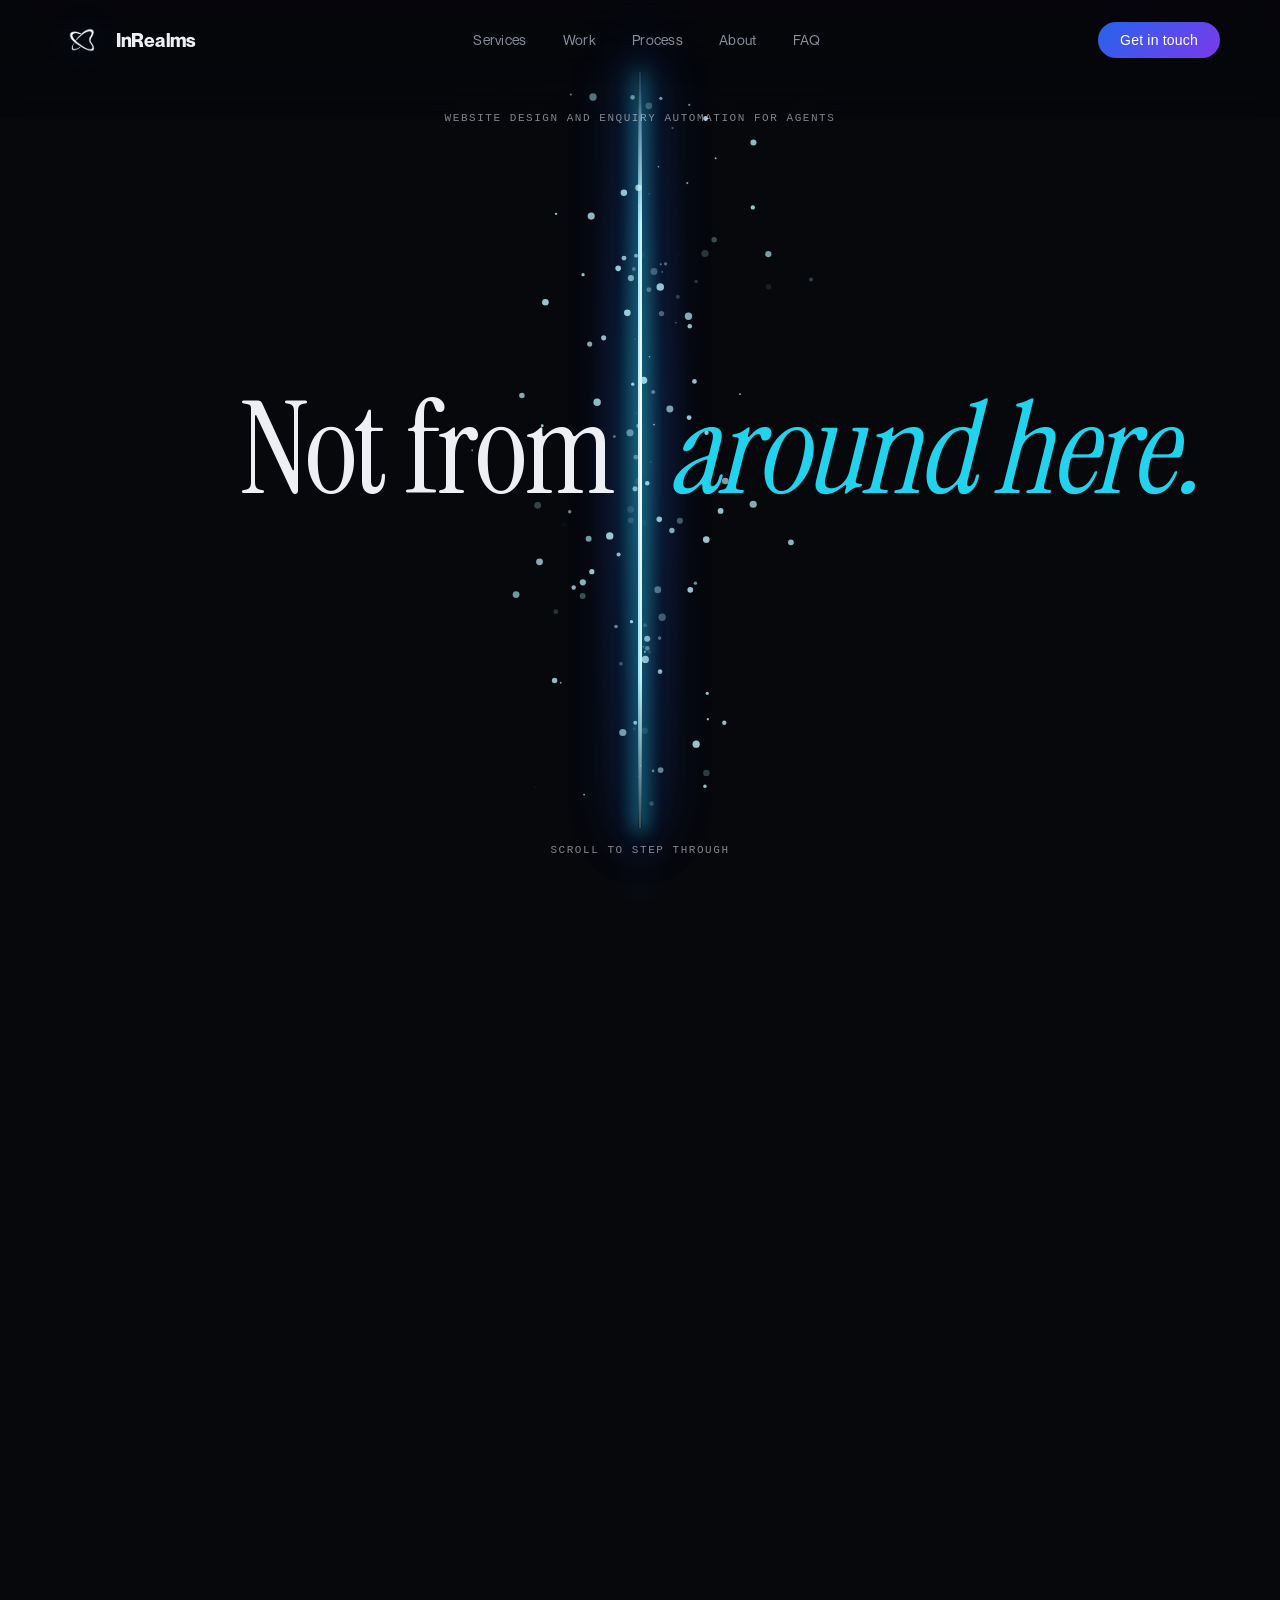
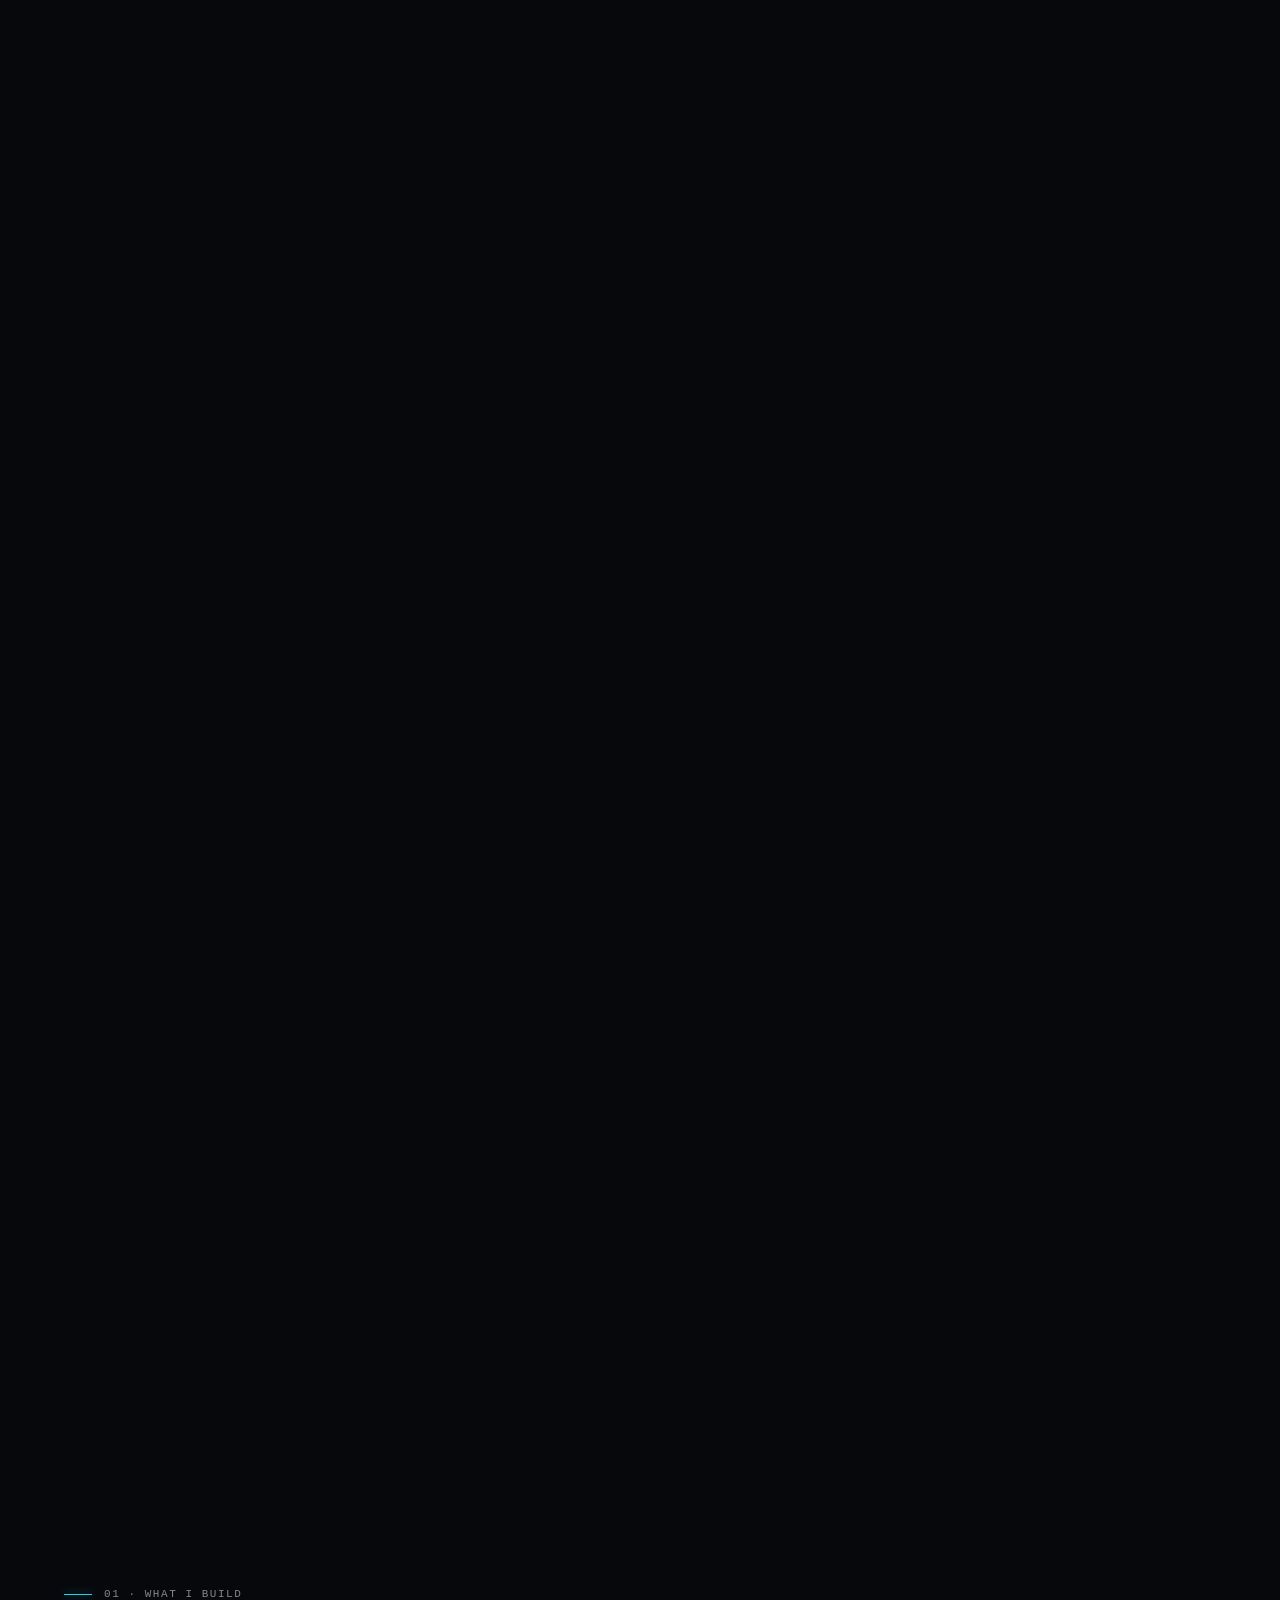
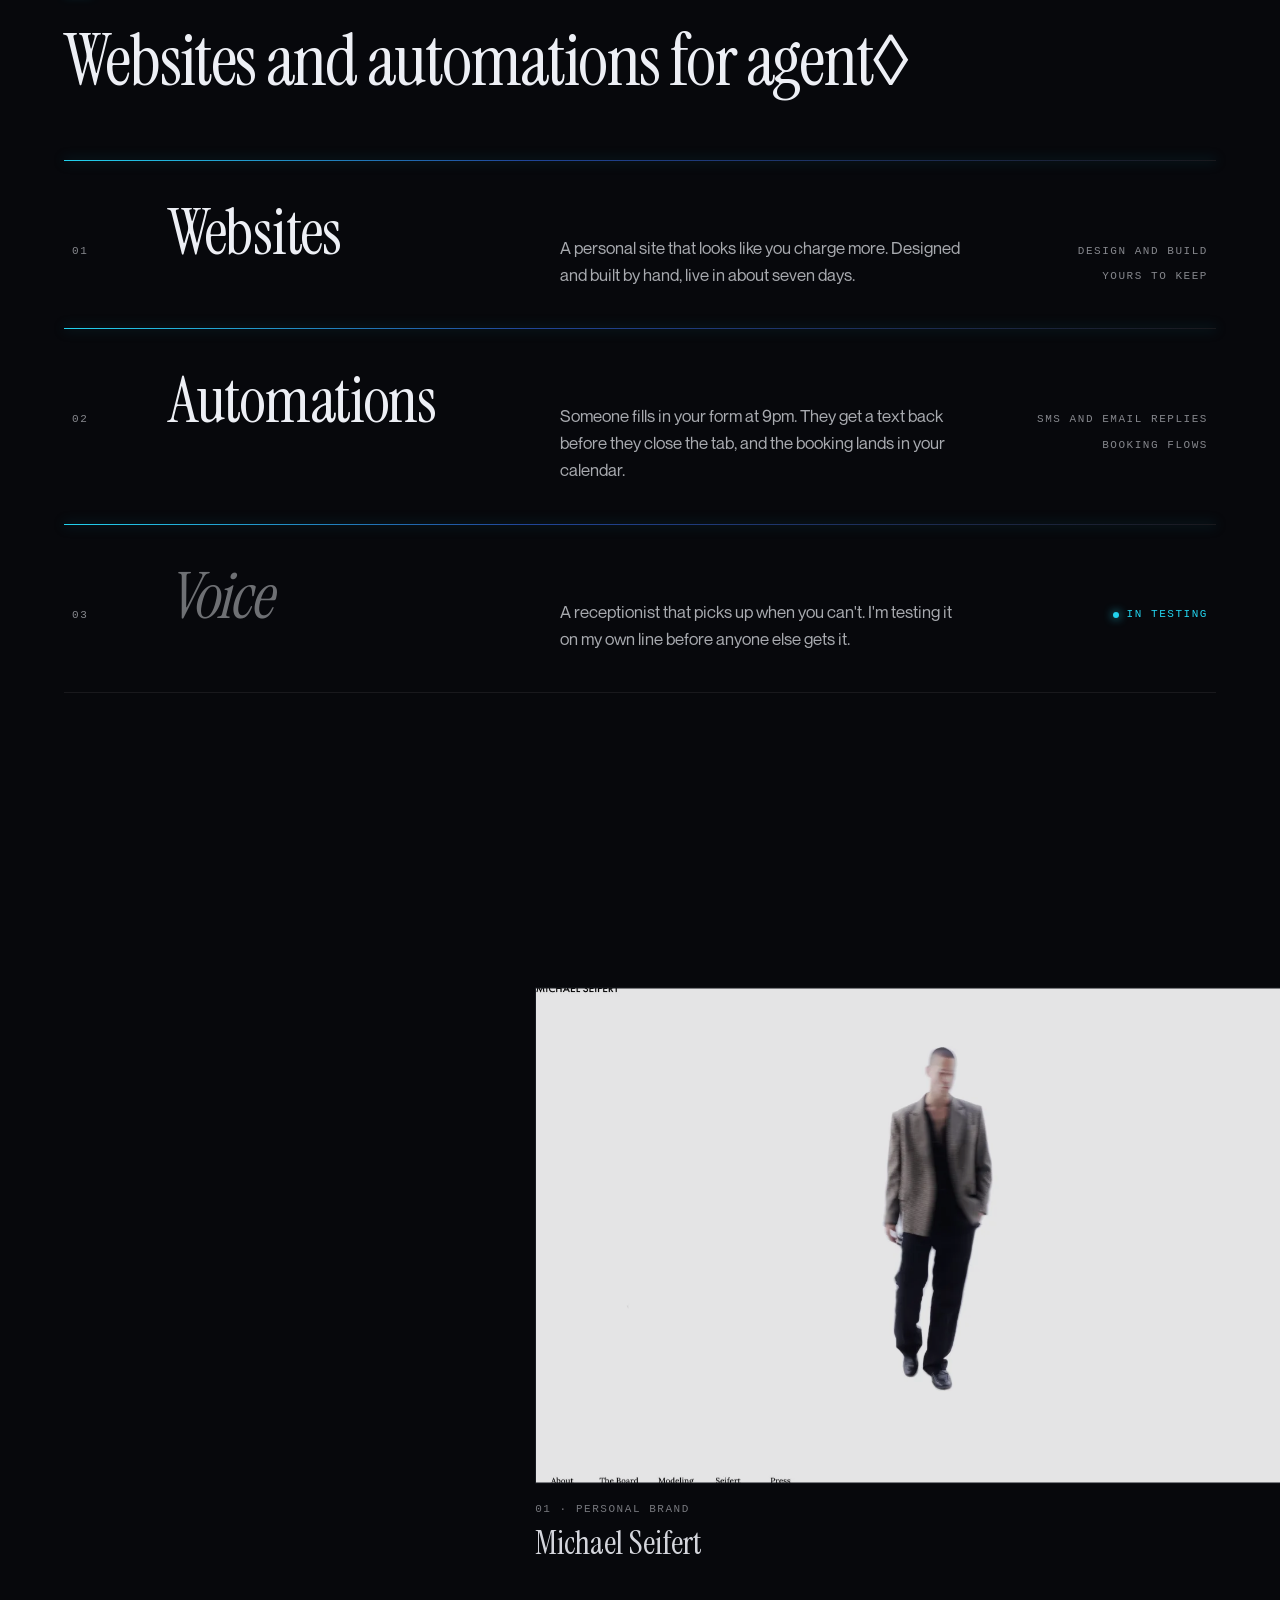
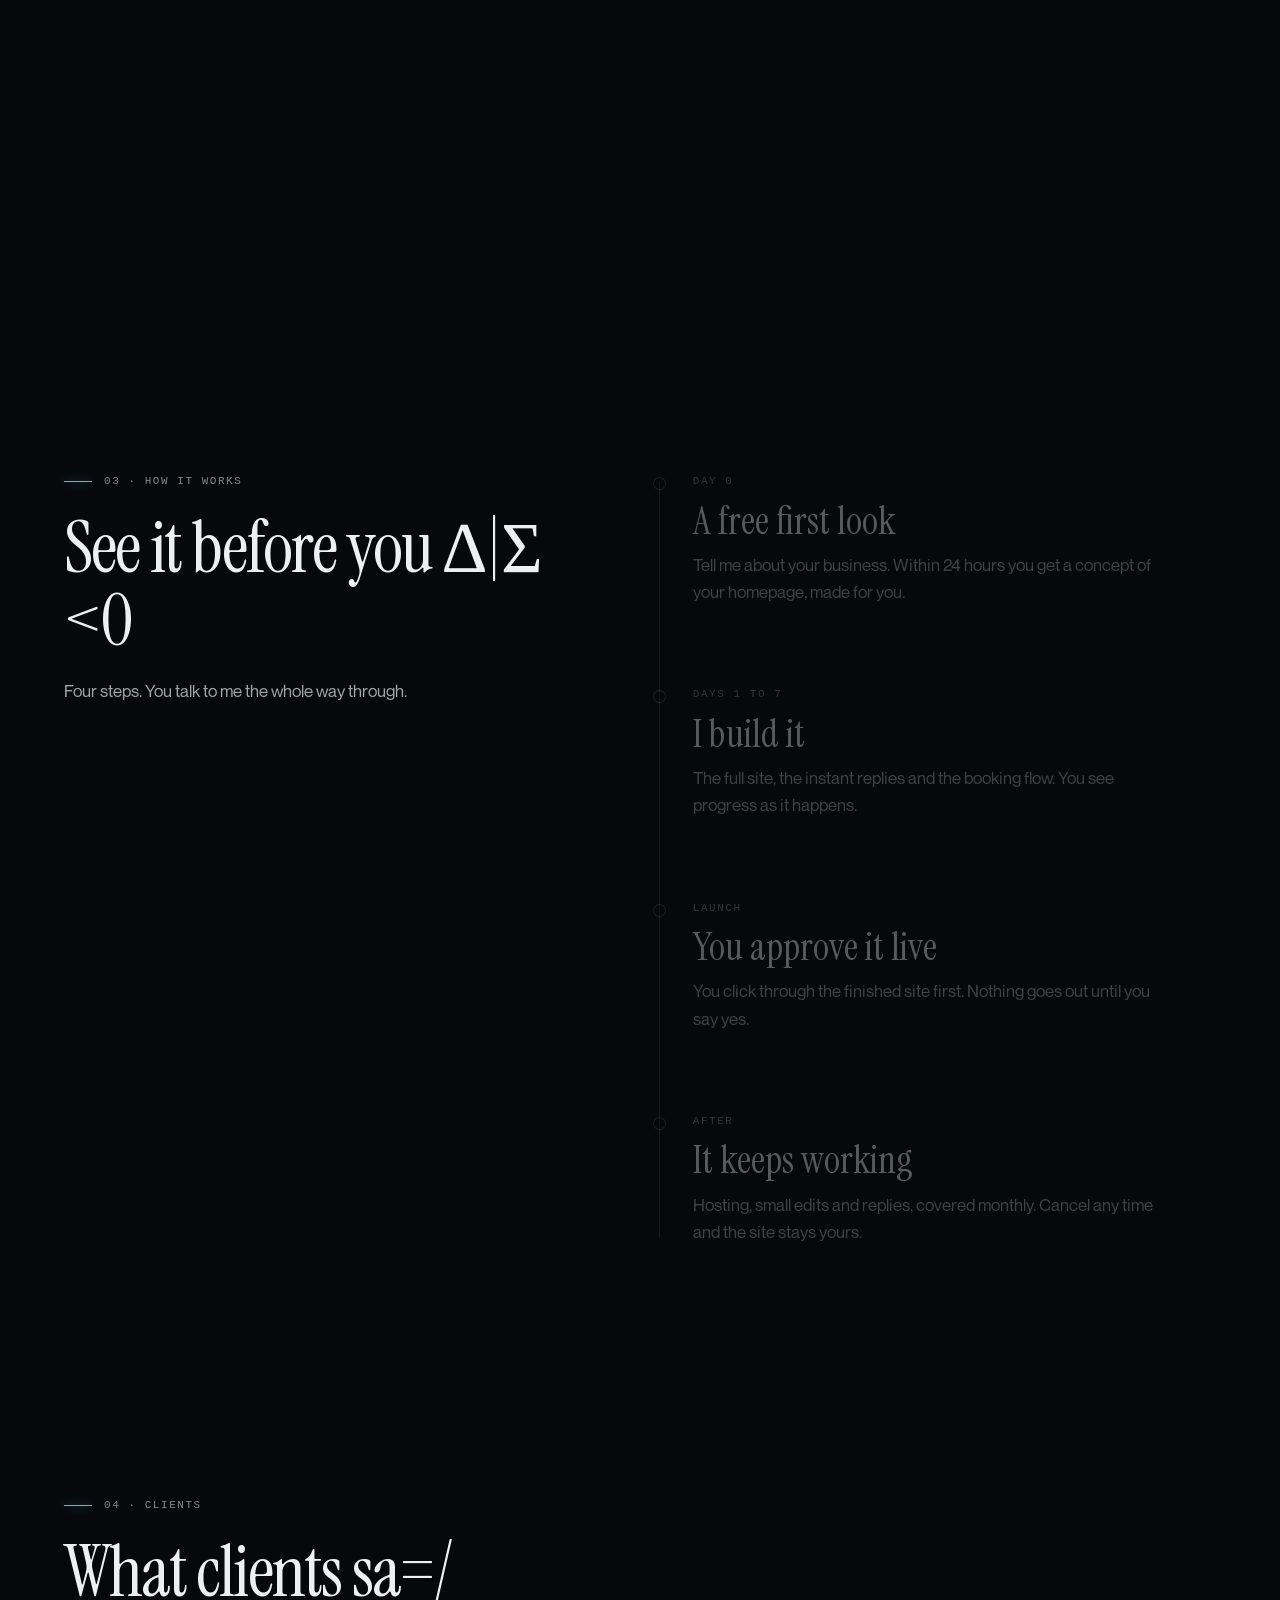
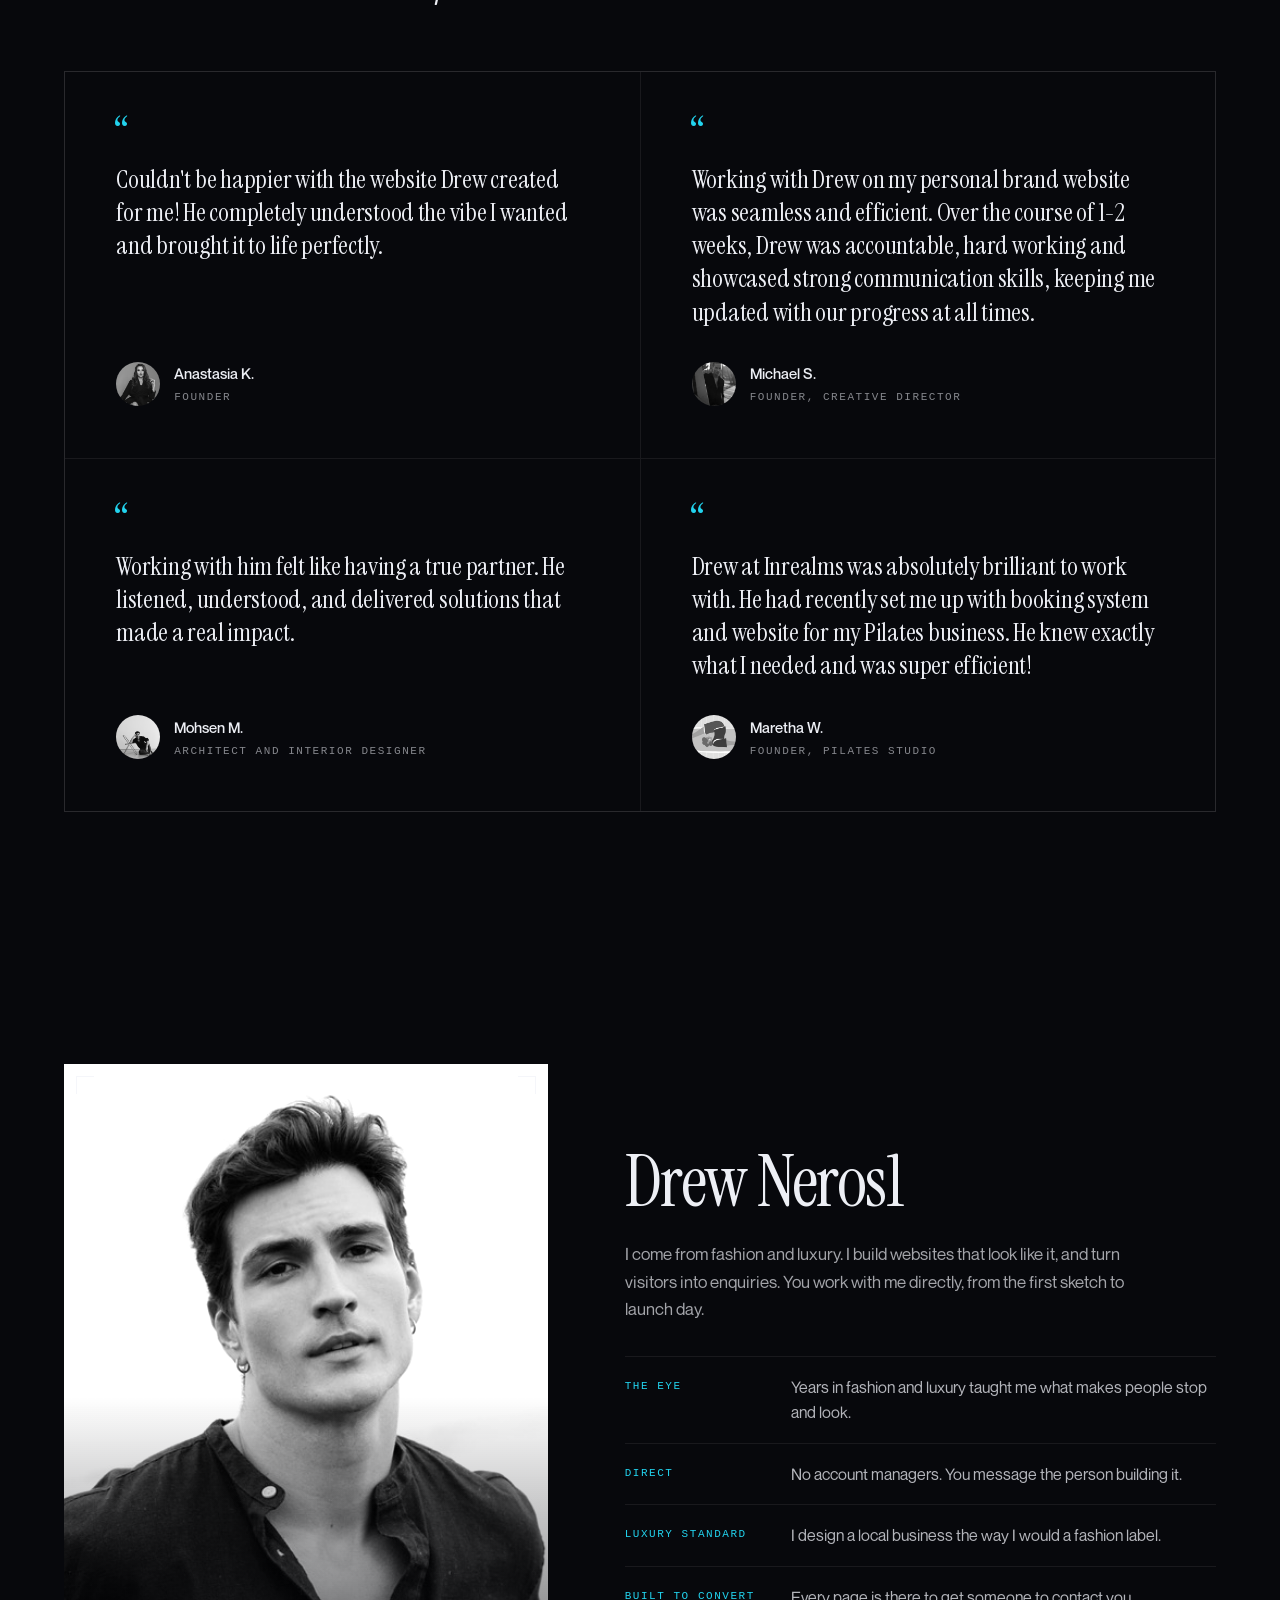
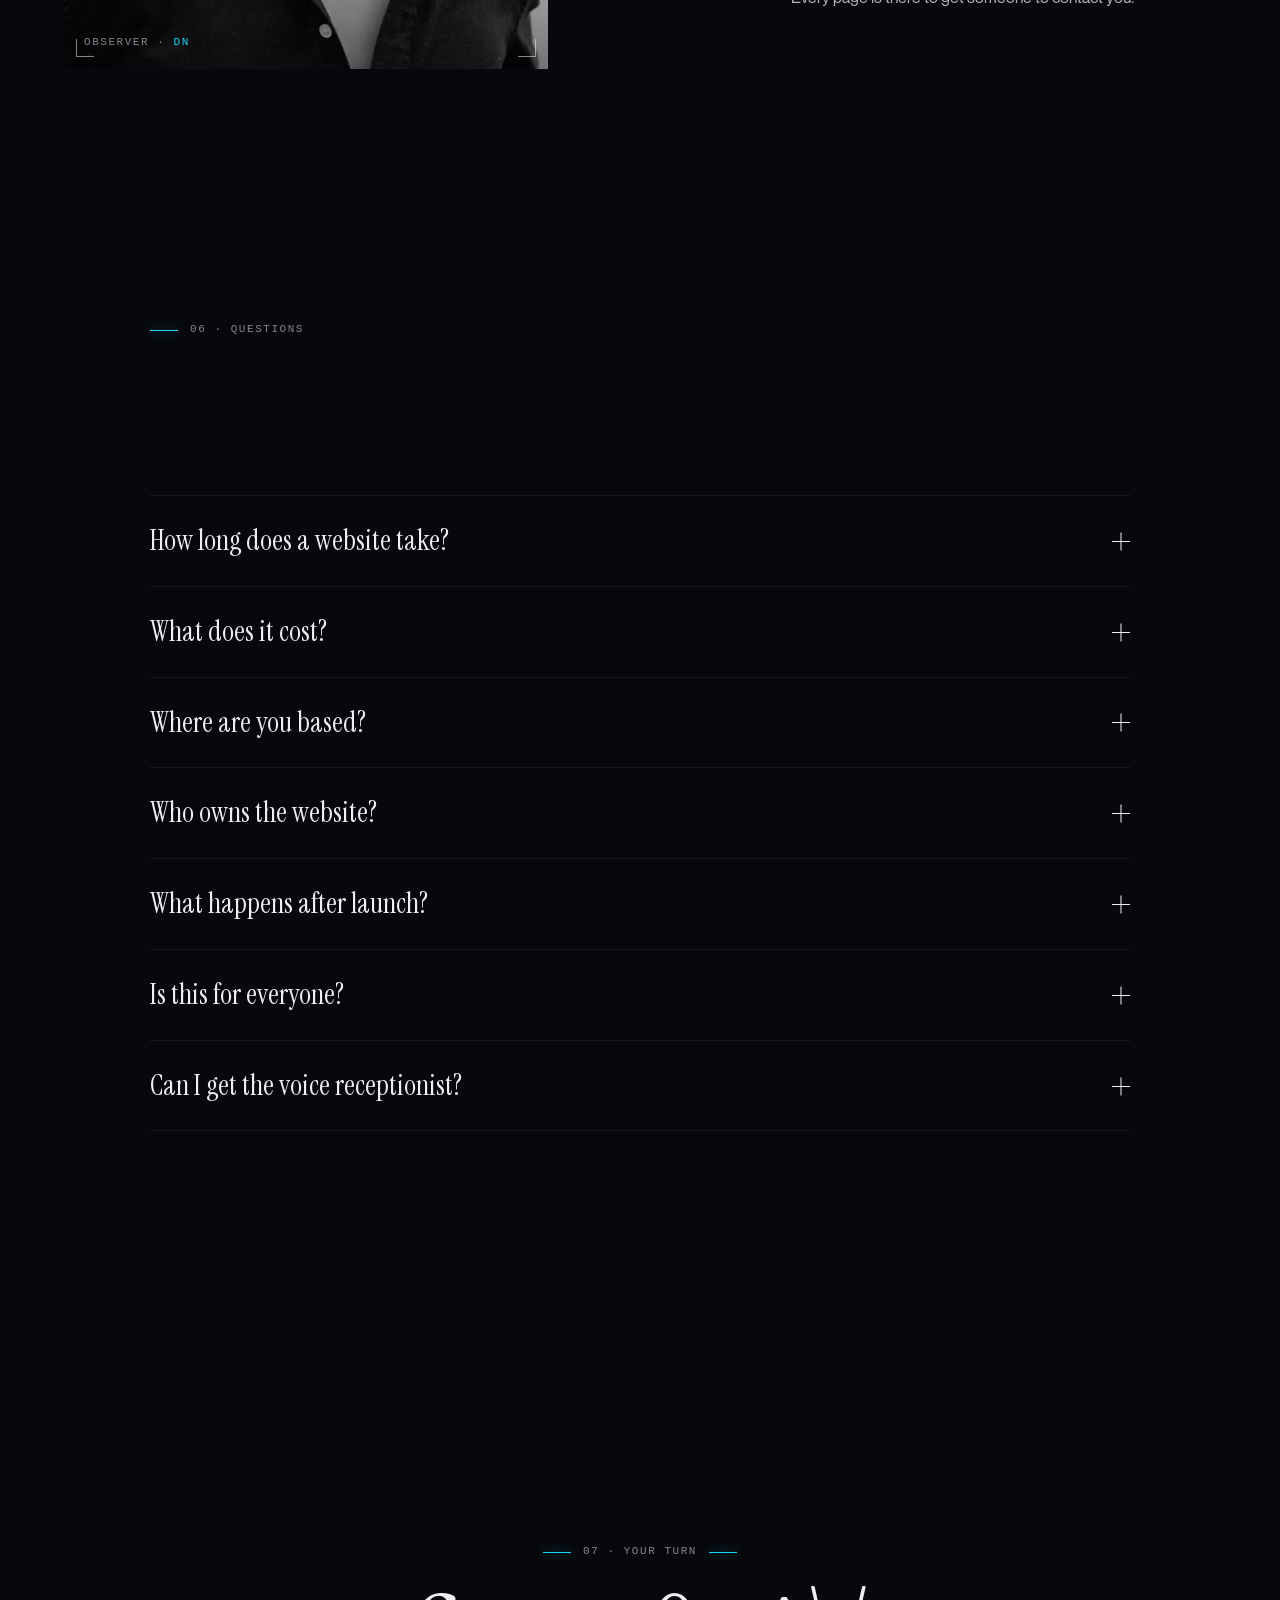
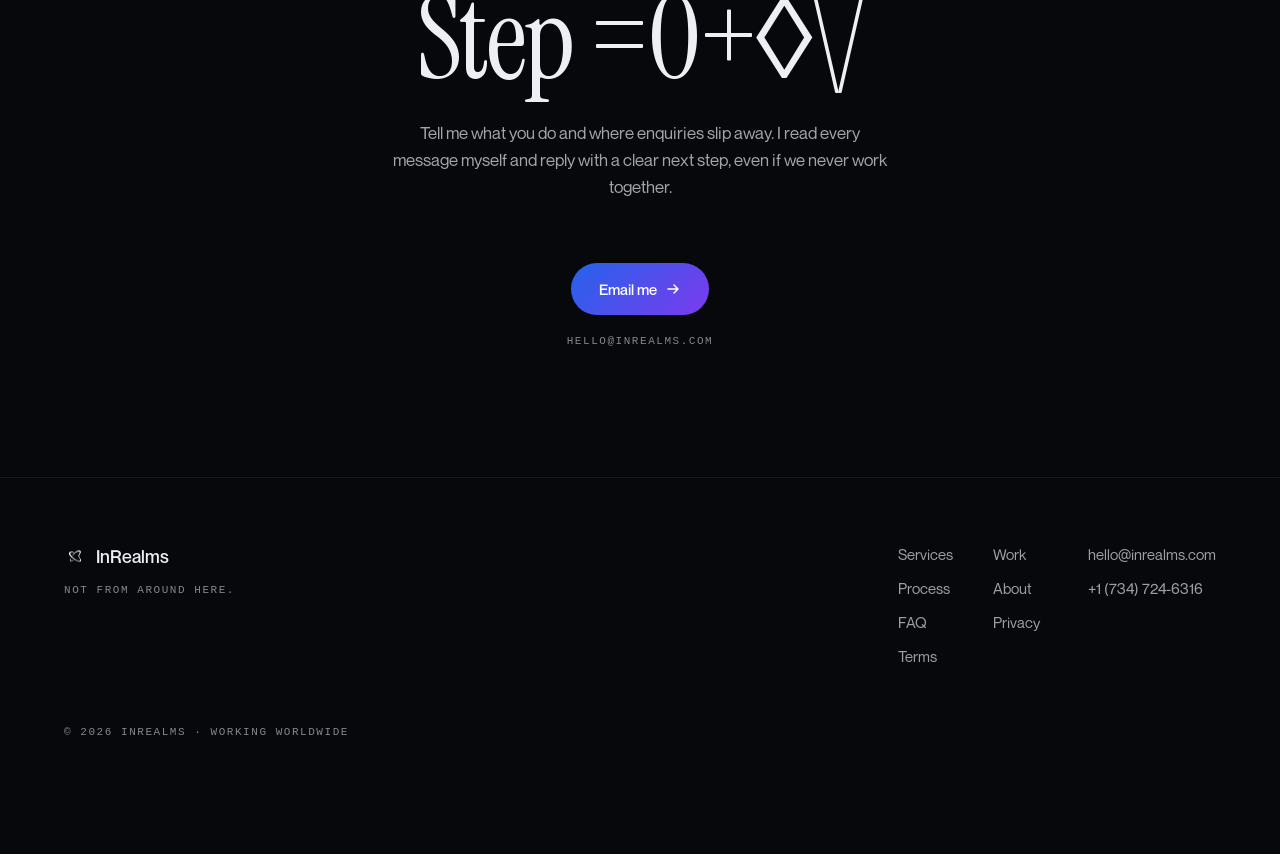
<file: book/index.html>
<!doctype html>
<html lang="en"><head><meta charset="utf-8"><title>Redirecting</title>
<meta name="robots" content="noindex">
<link rel="canonical" href="https://inrealms.com/">
<meta http-equiv="refresh" content="0; url=/#calendar">
<script>location.replace('/#calendar');</script>
</head><body><a href="/#calendar">Continue to inrealms.com</a></body></html>
</file>
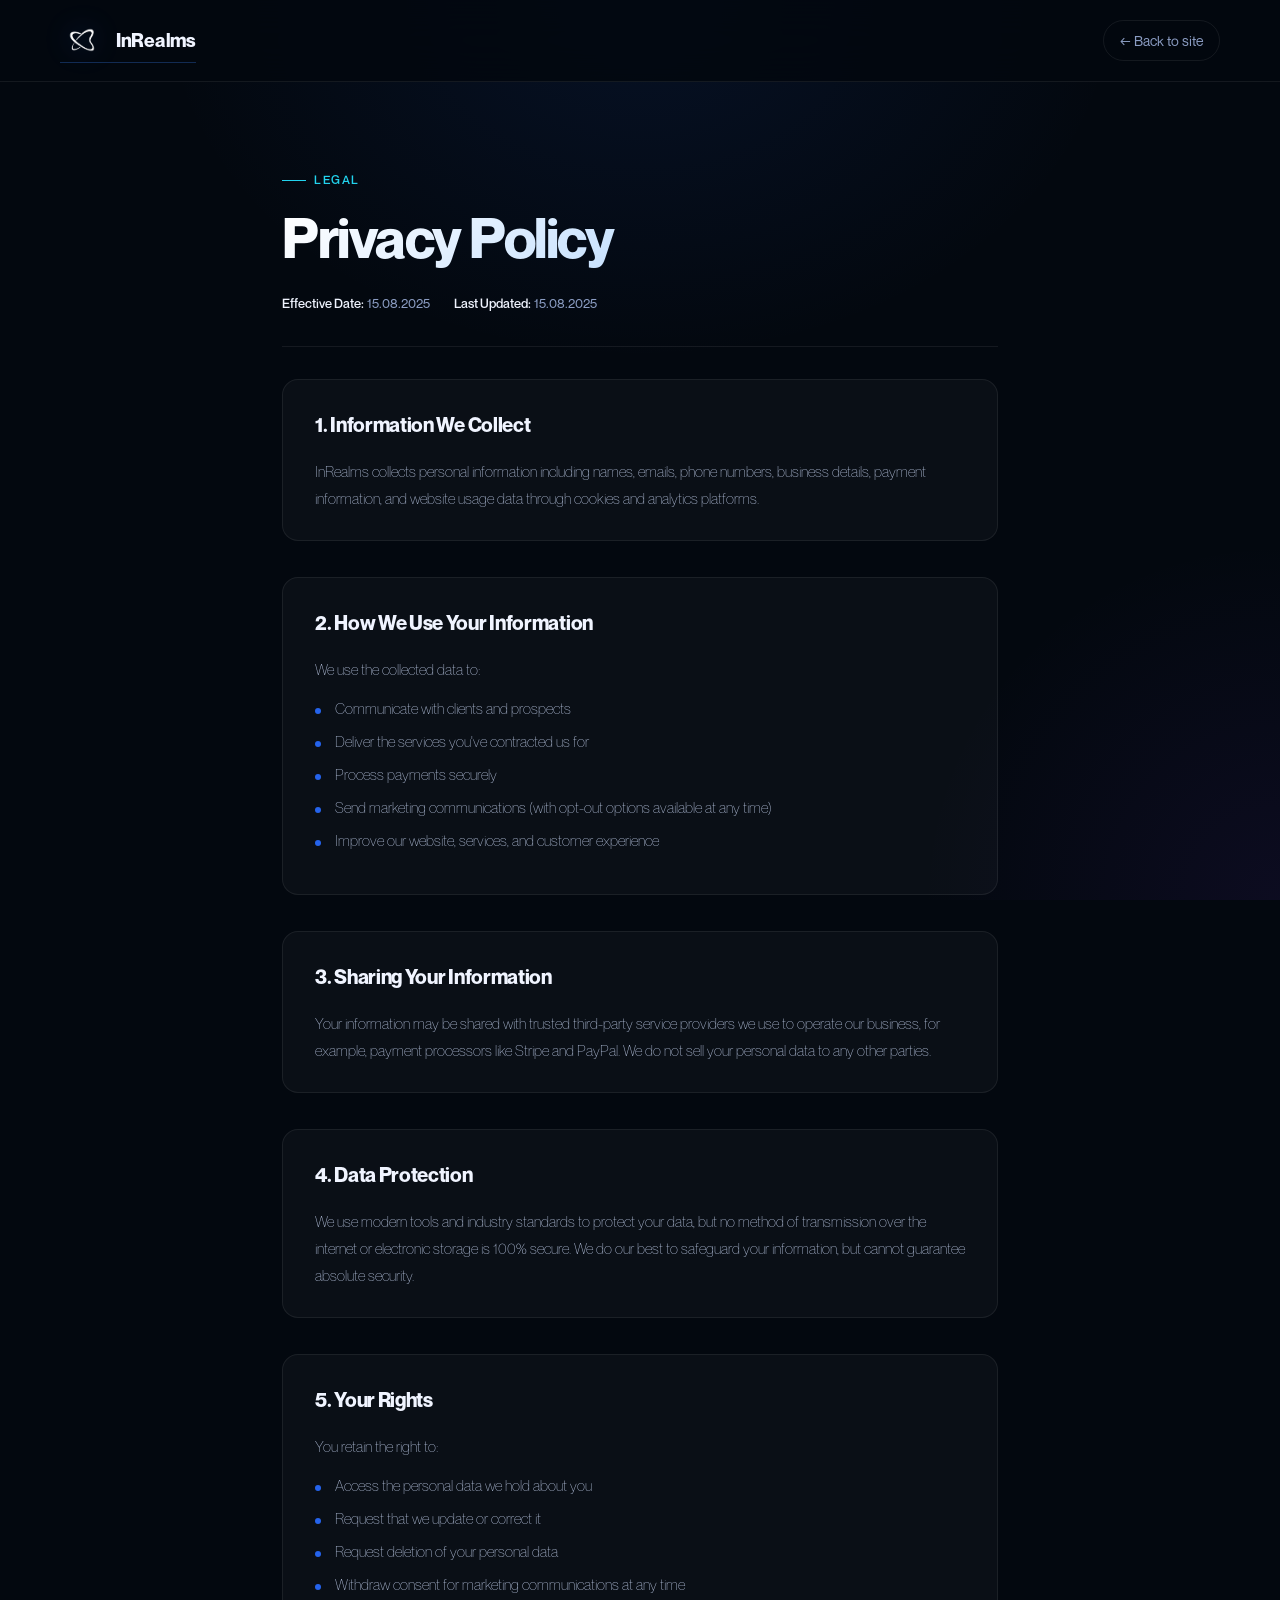
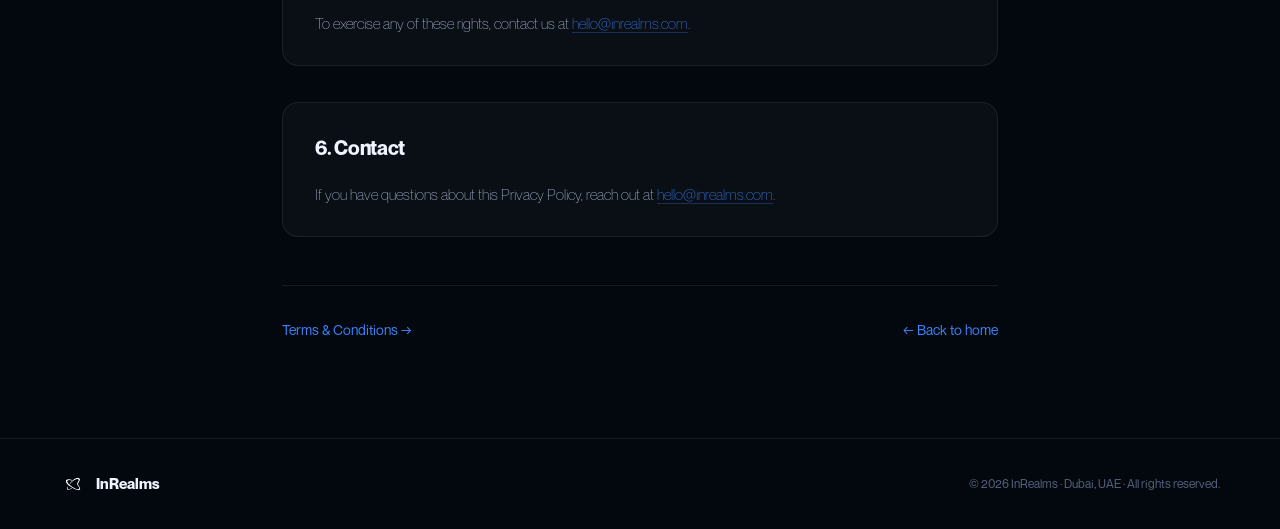
<file: privacy.html>
<!DOCTYPE html>
<html lang="en">
<head>
  <meta charset="UTF-8" />
  <meta name="viewport" content="width=device-width, initial-scale=1.0" />
  <title>Privacy Policy | InRealms</title>
  <meta name="description" content="How InRealms collects, uses and protects your data." />
  <meta name="robots" content="noindex, follow" />
  <link rel="canonical" href="https://inrealms.com/privacy.html" />
  <link rel="icon" type="image/png" href="logo.png" />
  <link rel="stylesheet" href="legal.css" />
</head>
<body>
  <nav>
    <a class="nav-logo" href="index.html">
      <img src="logo.png" alt="InRealms" />
      InRealms
    </a>
    <a href="index.html" class="nav-back">← Back to site</a>
  </nav>

  <main class="legal-wrap">
    <div class="legal-header">
      <div class="legal-eyebrow">Legal</div>
      <h1>Privacy Policy</h1>
      <div class="legal-meta">
        <span><strong>Effective Date:</strong> 15.08.2025</span>
        <span><strong>Last Updated:</strong> 15.08.2025</span>
      </div>
    </div>

    <section>
      <h2>1. Information We Collect</h2>
      <p>InRealms collects personal information including names, emails, phone numbers, business details, payment information, and website usage data through cookies and analytics platforms.</p>
    </section>

    <section>
      <h2>2. How We Use Your Information</h2>
      <p>We use the collected data to:</p>
      <ul>
        <li>Communicate with clients and prospects</li>
        <li>Deliver the services you've contracted us for</li>
        <li>Process payments securely</li>
        <li>Send marketing communications (with opt-out options available at any time)</li>
        <li>Improve our website, services, and customer experience</li>
      </ul>
    </section>

    <section>
      <h2>3. Sharing Your Information</h2>
      <p>Your information may be shared with trusted third-party service providers we use to operate our business, for example, payment processors like Stripe and PayPal. We do not sell your personal data to any other parties.</p>
    </section>

    <section>
      <h2>4. Data Protection</h2>
      <p>We use modern tools and industry standards to protect your data, but no method of transmission over the internet or electronic storage is 100% secure. We do our best to safeguard your information, but cannot guarantee absolute security.</p>
    </section>

    <section>
      <h2>5. Your Rights</h2>
      <p>You retain the right to:</p>
      <ul>
        <li>Access the personal data we hold about you</li>
        <li>Request that we update or correct it</li>
        <li>Request deletion of your personal data</li>
        <li>Withdraw consent for marketing communications at any time</li>
      </ul>
      <p>To exercise any of these rights, contact us at <a href="mailto:hello@inrealms.com">hello@inrealms.com</a>.</p>
    </section>

    <section>
      <h2>6. Contact</h2>
      <p>If you have questions about this Privacy Policy, reach out at <a href="mailto:hello@inrealms.com">hello@inrealms.com</a>.</p>
    </section>

    <div class="legal-footer-nav">
      <a href="terms.html">Terms &amp; Conditions →</a>
      <a href="index.html">← Back to home</a>
    </div>
  </main>

  <footer>
    <div class="footer-logo">
      <img src="logo.png" alt="InRealms" />
      InRealms
    </div>
    <div class="footer-copy">© 2026 InRealms · Dubai, UAE · All rights reserved.</div>
  </footer>
</body>
</html>
</file>
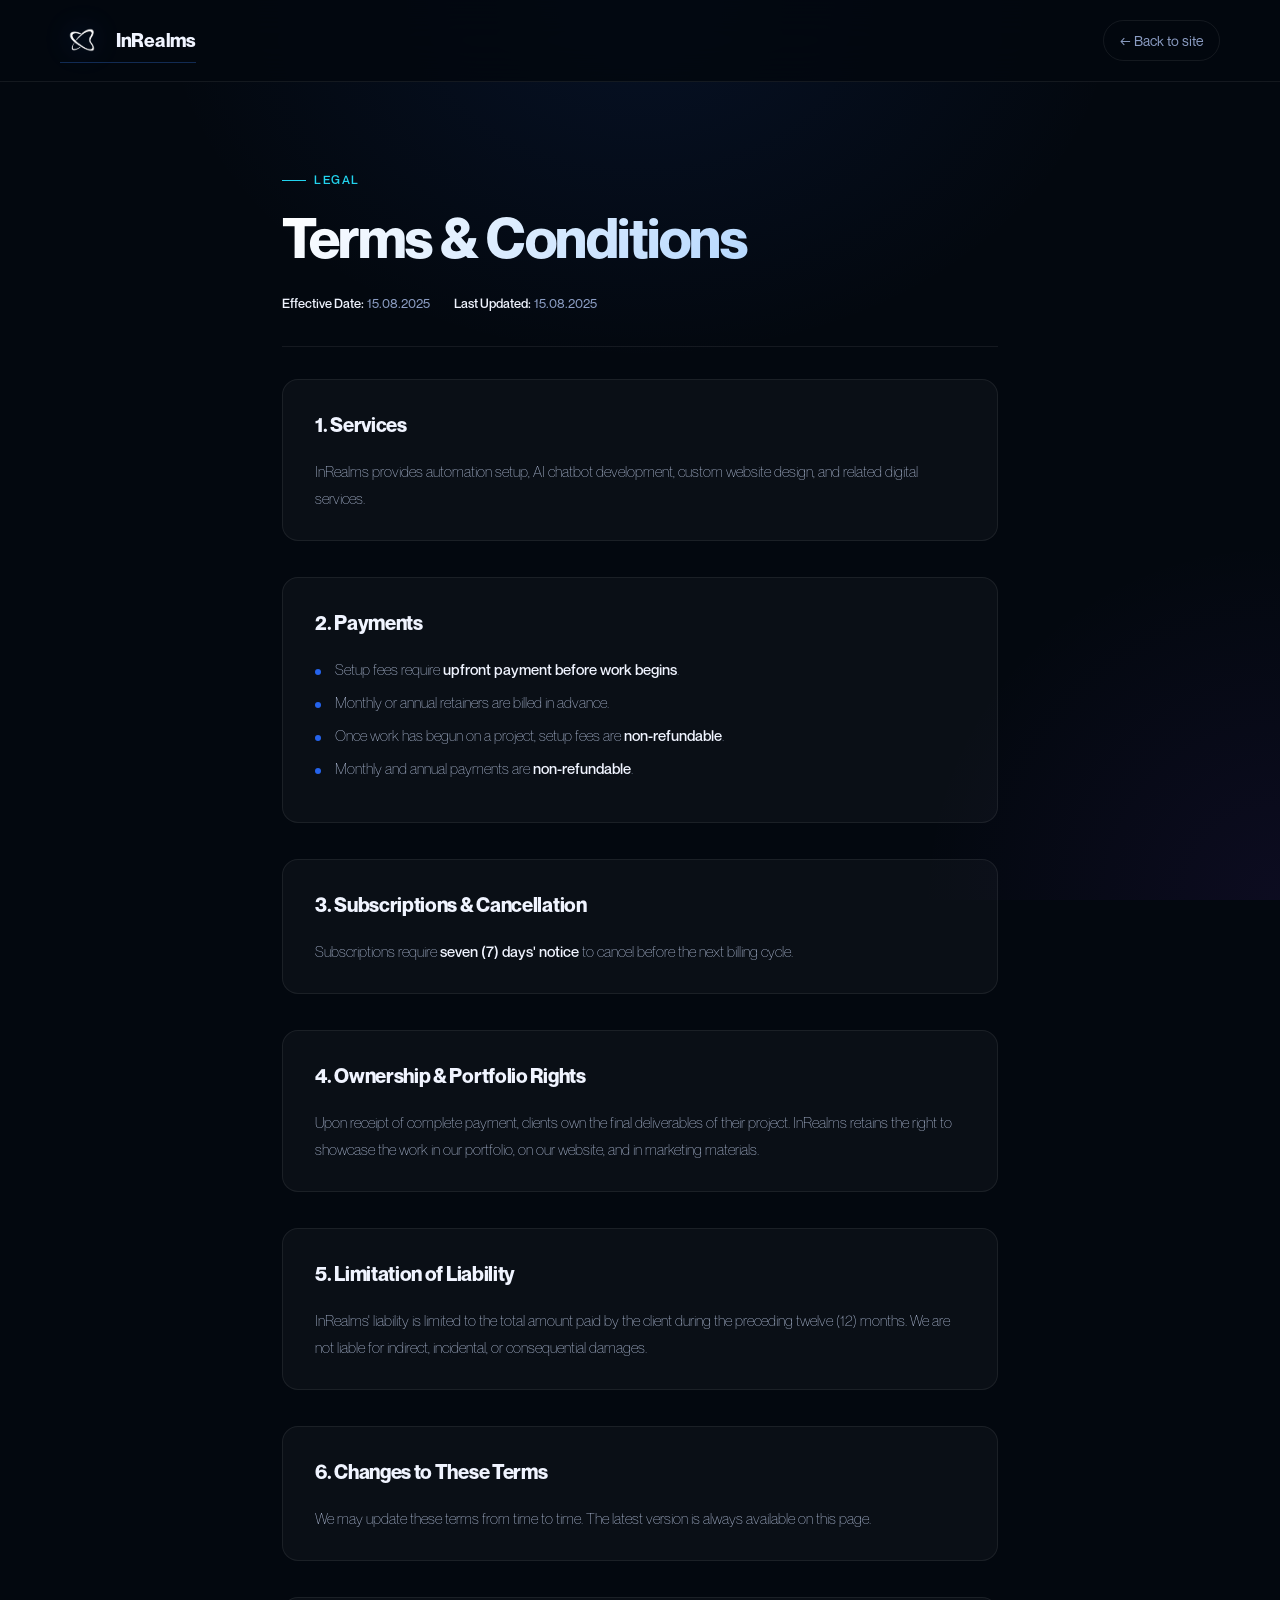
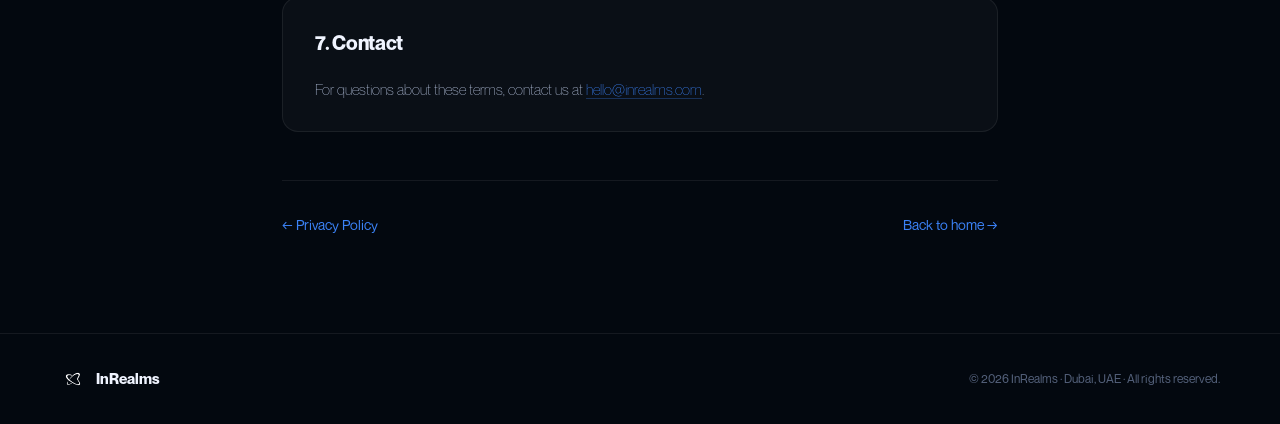
<file: terms.html>
<!DOCTYPE html>
<html lang="en">
<head>
  <meta charset="UTF-8" />
  <meta name="viewport" content="width=device-width, initial-scale=1.0" />
  <title>Terms &amp; Conditions | InRealms</title>
  <meta name="description" content="InRealms Terms &amp; Conditions for services, payments, and deliverables." />
  <meta name="robots" content="noindex, follow" />
  <link rel="canonical" href="https://inrealms.com/terms.html" />
  <link rel="icon" type="image/png" href="logo.png" />
  <link rel="stylesheet" href="legal.css" />
</head>
<body>
  <nav>
    <a class="nav-logo" href="index.html">
      <img src="logo.png" alt="InRealms" />
      InRealms
    </a>
    <a href="index.html" class="nav-back">← Back to site</a>
  </nav>

  <main class="legal-wrap">
    <div class="legal-header">
      <div class="legal-eyebrow">Legal</div>
      <h1>Terms &amp; Conditions</h1>
      <div class="legal-meta">
        <span><strong>Effective Date:</strong> 15.08.2025</span>
        <span><strong>Last Updated:</strong> 15.08.2025</span>
      </div>
    </div>

    <section>
      <h2>1. Services</h2>
      <p>InRealms provides automation setup, AI chatbot development, custom website design, and related digital services.</p>
    </section>

    <section>
      <h2>2. Payments</h2>
      <ul>
        <li>Setup fees require <strong>upfront payment before work begins</strong>.</li>
        <li>Monthly or annual retainers are billed in advance.</li>
        <li>Once work has begun on a project, setup fees are <strong>non-refundable</strong>.</li>
        <li>Monthly and annual payments are <strong>non-refundable</strong>.</li>
      </ul>
    </section>

    <section>
      <h2>3. Subscriptions &amp; Cancellation</h2>
      <p>Subscriptions require <strong>seven (7) days' notice</strong> to cancel before the next billing cycle.</p>
    </section>

    <section>
      <h2>4. Ownership &amp; Portfolio Rights</h2>
      <p>Upon receipt of complete payment, clients own the final deliverables of their project. InRealms retains the right to showcase the work in our portfolio, on our website, and in marketing materials.</p>
    </section>

    <section>
      <h2>5. Limitation of Liability</h2>
      <p>InRealms' liability is limited to the total amount paid by the client during the preceding twelve (12) months. We are not liable for indirect, incidental, or consequential damages.</p>
    </section>

    <section>
      <h2>6. Changes to These Terms</h2>
      <p>We may update these terms from time to time. The latest version is always available on this page.</p>
    </section>

    <section>
      <h2>7. Contact</h2>
      <p>For questions about these terms, contact us at <a href="mailto:hello@inrealms.com">hello@inrealms.com</a>.</p>
    </section>

    <div class="legal-footer-nav">
      <a href="privacy.html">← Privacy Policy</a>
      <a href="index.html">Back to home →</a>
    </div>
  </main>

  <footer>
    <div class="footer-logo">
      <img src="logo.png" alt="InRealms" />
      InRealms
    </div>
    <div class="footer-copy">© 2026 InRealms · Dubai, UAE · All rights reserved.</div>
  </footer>
</body>
</html>
</file>
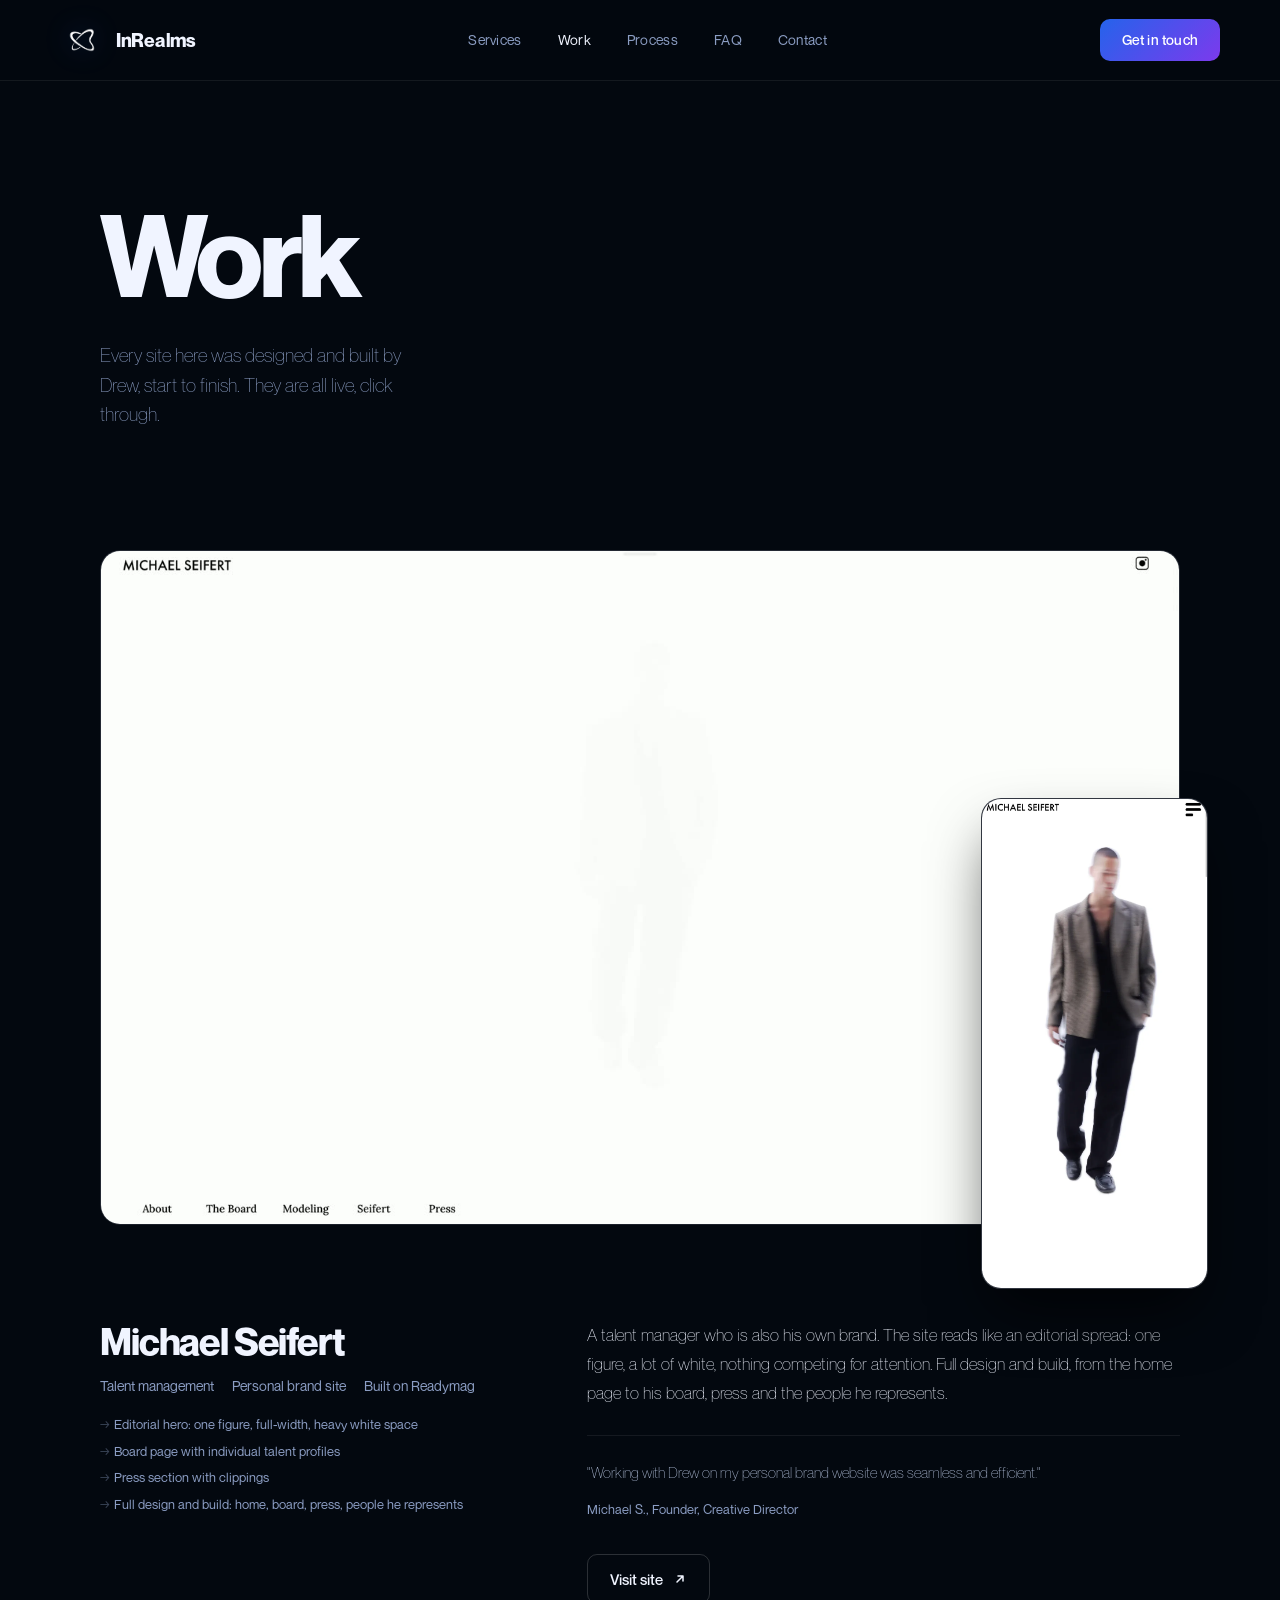
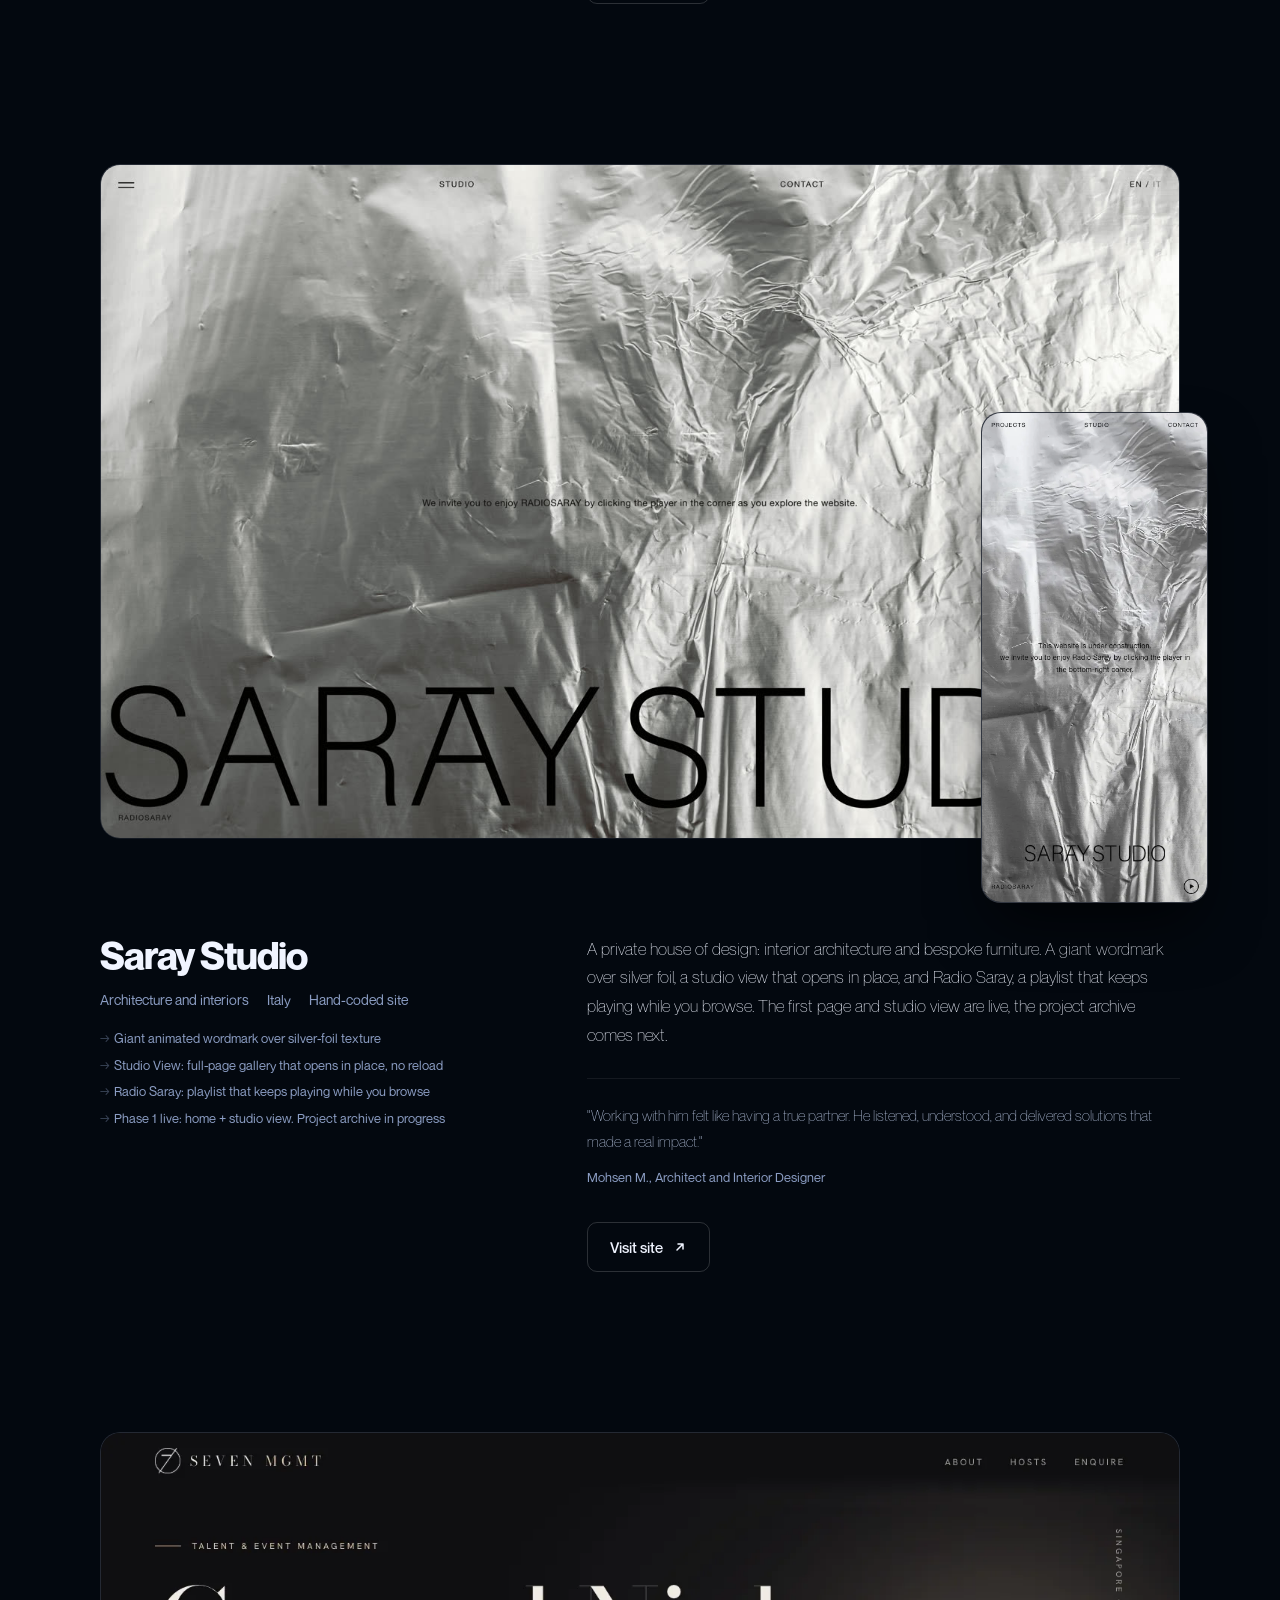
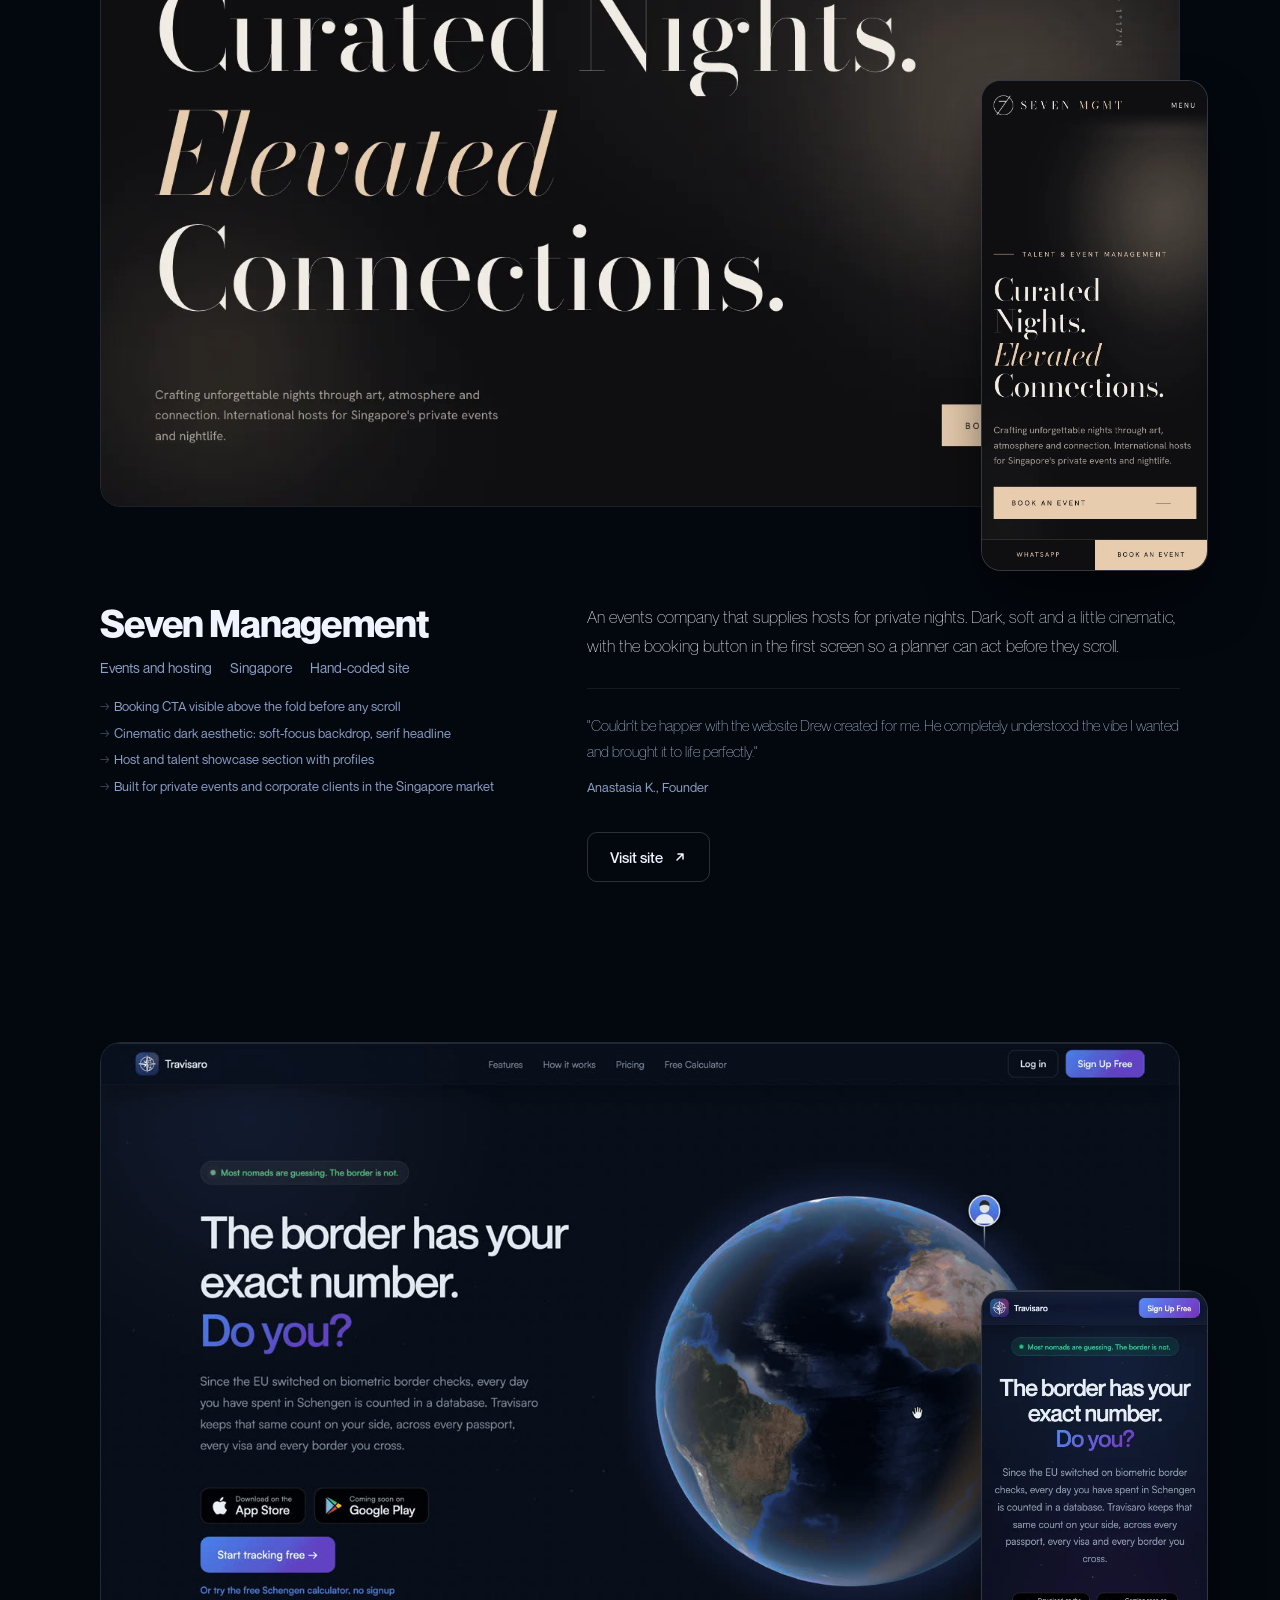
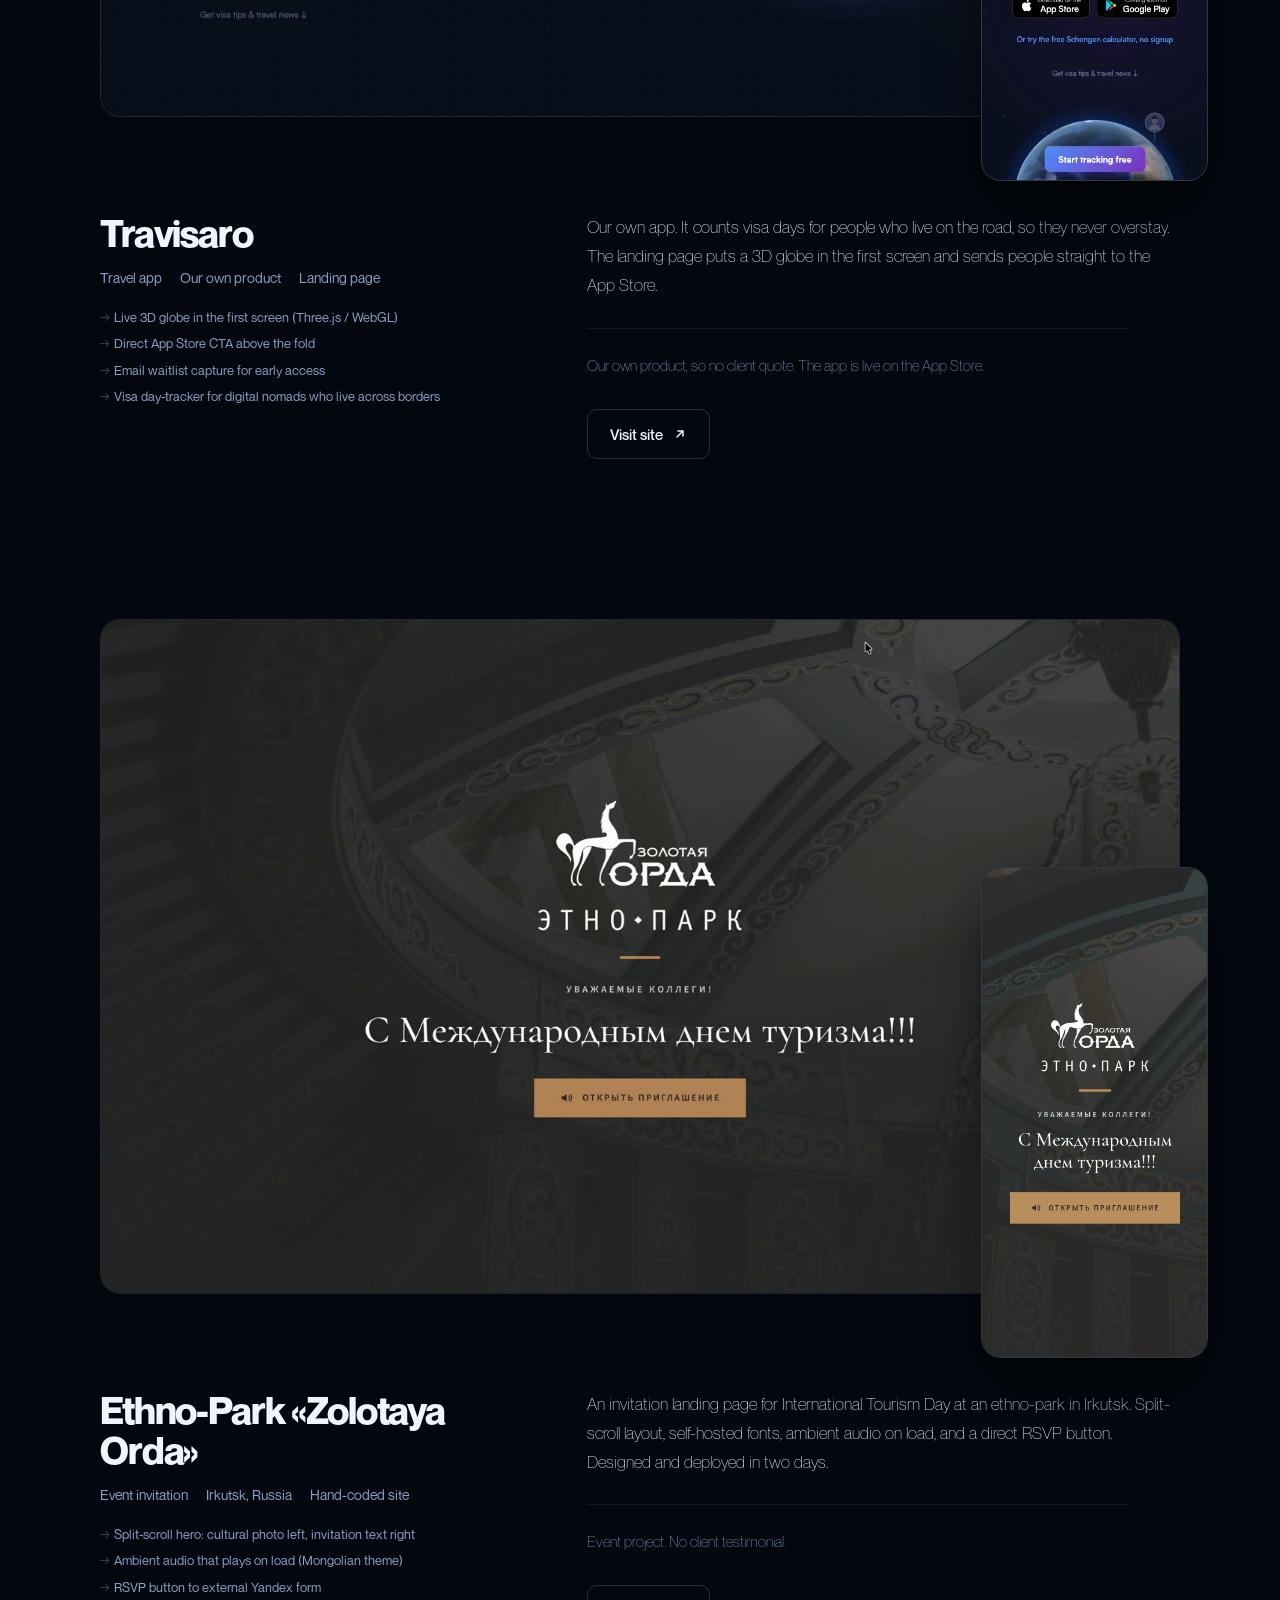
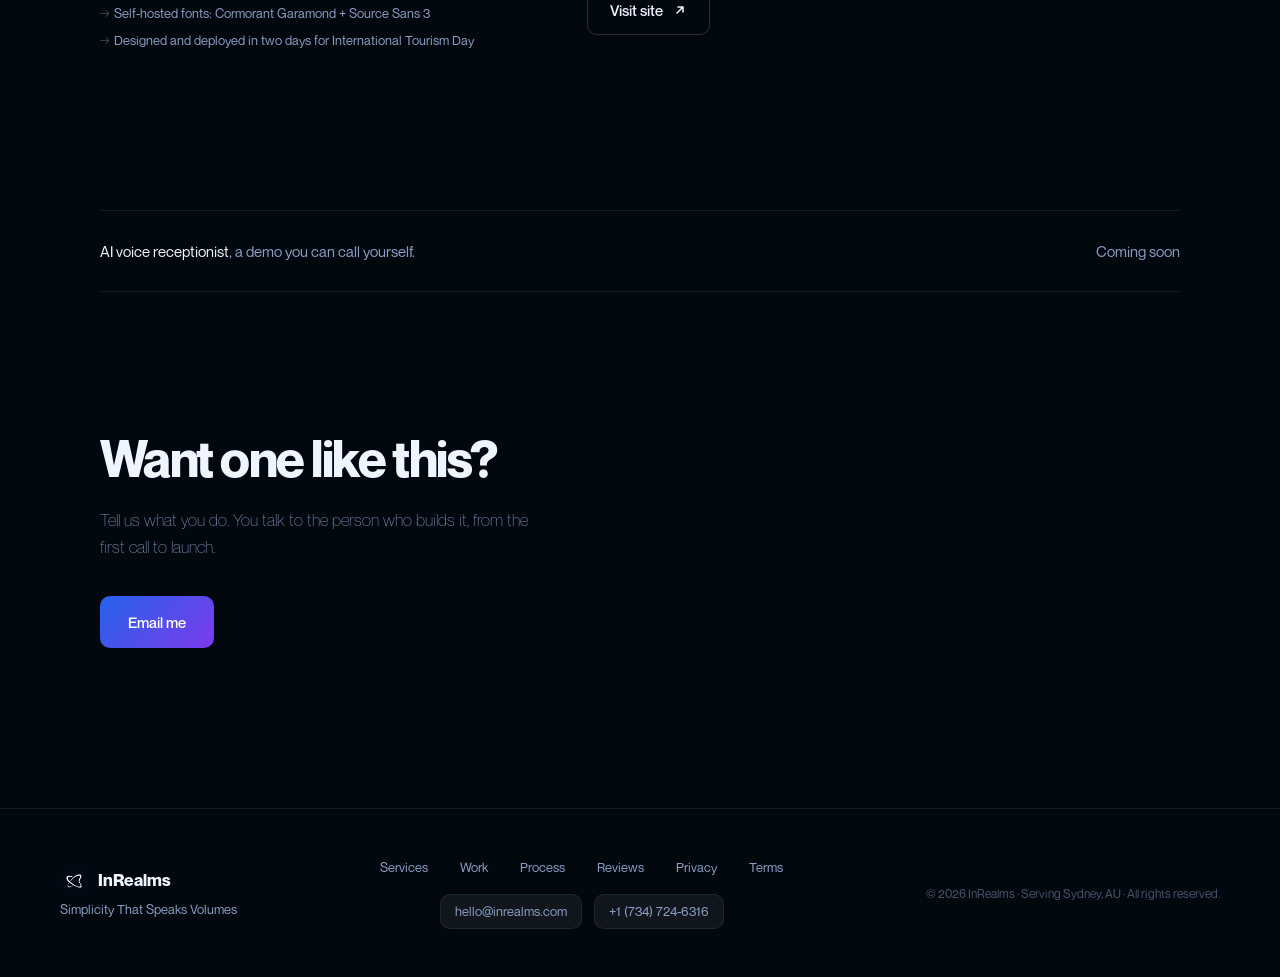
<file: work.html>
<!DOCTYPE html>
<html lang="en">
<head>
  <meta charset="UTF-8" />
  <meta name="viewport" content="width=device-width, initial-scale=1.0" />

  <!-- Google tag (gtag.js) -->
  <script async src="https://www.googletagmanager.com/gtag/js?id=G-CD1X5MQWJD"></script>
  <script>
    window.dataLayer = window.dataLayer || [];
    function gtag(){dataLayer.push(arguments);}
    gtag('js', new Date());

    gtag('config', 'G-CD1X5MQWJD');
  </script>

  <!-- PRIMARY SEO -->
  <title>Work | InRealms</title>
  <meta name="description" content="Websites designed and built by InRealms. Live client sites for a talent manager, an architecture studio, an events agency and a travel app." />
  <meta name="author" content="Drew Neros, InRealms" />
  <meta name="robots" content="index, follow, max-image-preview:large" />
  <meta name="theme-color" content="#03080F" />
  <link rel="canonical" href="https://inrealms.com/work" />

  <!-- OPEN GRAPH -->
  <meta property="og:type" content="website" />
  <meta property="og:url" content="https://inrealms.com/work" />
  <meta property="og:title" content="Work | InRealms" />
  <meta property="og:description" content="Live websites designed and built by InRealms." />
  <meta property="og:image" content="https://inrealms.com/logo-wordmark.png" />
  <meta property="og:site_name" content="InRealms" />
  <meta name="twitter:card" content="summary_large_image" />

  <!-- ICONS -->
  <link rel="icon" href="favicon.svg" type="image/svg+xml" />
  <link rel="icon" href="favicon.ico" sizes="any" />
  <link rel="apple-touch-icon" sizes="512x512" href="favicon-512.png" />

  <script type="application/ld+json">
  {
    "@context": "https://schema.org",
    "@type": "CollectionPage",
    "name": "Work",
    "url": "https://inrealms.com/work",
    "isPartOf": { "@id": "https://inrealms.com/#org" },
    "hasPart": [
      { "@type": "CreativeWork", "name": "Michael Seifert website", "url": "https://michaelalexseifert.com" },
      { "@type": "CreativeWork", "name": "Saray Studio website", "url": "https://saraystudio.it" },
      { "@type": "CreativeWork", "name": "Seven Management website", "url": "https://drewneros.github.io/seven-mgmt/" },
      { "@type": "CreativeWork", "name": "Travisaro landing page", "url": "https://travisaro.app" },
      { "@type": "CreativeWork", "name": "Zolotaya Orda Ethno-Park event site", "url": "https://drewneros.github.io/golden-horde-invite/" }
    ]
  }
  </script>

  <style>
    @font-face { font-family: 'NeueMontreal'; src: url('fonts/NeueMontreal-Light.otf') format('opentype'); font-weight: 300; font-style: normal; font-display: swap; }
    @font-face { font-family: 'NeueMontreal'; src: url('fonts/NeueMontreal-Regular.otf') format('opentype'); font-weight: 400; font-style: normal; font-display: swap; }
    @font-face { font-family: 'NeueMontreal'; src: url('fonts/NeueMontreal-Medium.otf') format('opentype'); font-weight: 500; font-style: normal; font-display: swap; }
    @font-face { font-family: 'NeueMontreal'; src: url('fonts/NeueMontreal-Bold.otf') format('opentype'); font-weight: 700; font-style: normal; font-display: swap; }

    *, *::before, *::after { box-sizing: border-box; margin: 0; padding: 0; }

    /* Tokens mirror index.html :root. /work uses two radii only: 20px frames, 10px buttons. */
    :root {
      --bg:        #03080F;
      --white:     #F0F4FF;
      --gray:      #8B9DC3;
      --soft:      #B8C5E0;
      --border:    rgba(255,255,255,0.07);
      --grad:      linear-gradient(135deg, #2563EB 0%, #7C3AED 100%);
      --r-frame:   20px;
      --r-btn:     10px;
      --ease-out-strong: cubic-bezier(0.23, 1, 0.32, 1);
    }

    html { scroll-behavior: smooth; }
    body {
      font-family: 'NeueMontreal', 'Inter', sans-serif;
      background: var(--bg);
      color: var(--white);
      overflow-x: hidden;
      line-height: 1.6;
    }
    ::-webkit-scrollbar { width: 4px; }
    ::-webkit-scrollbar-track { background: var(--bg); }
    ::-webkit-scrollbar-thumb { background: #2563EB; border-radius: 2px; }

    a:focus-visible, button:focus-visible { outline: 2px solid #3B82F6; outline-offset: 3px; }

    /* ─── NAV (same as index.html) ─── */
    nav {
      position: fixed; top: 0; left: 0; right: 0; z-index: 100;
      padding: 18px 60px;
      display: flex; align-items: center; justify-content: space-between;
      background: rgba(3,8,15,0.78);
      backdrop-filter: blur(20px); -webkit-backdrop-filter: blur(20px);
      border-bottom: 1px solid var(--border);
      transition: top 0.45s cubic-bezier(.2,.7,.2,1), left 0.45s cubic-bezier(.2,.7,.2,1), right 0.45s cubic-bezier(.2,.7,.2,1), max-width 0.45s cubic-bezier(.2,.7,.2,1), width 0.45s cubic-bezier(.2,.7,.2,1), padding 0.45s cubic-bezier(.2,.7,.2,1), border-radius 0.45s cubic-bezier(.2,.7,.2,1), background 0.3s ease, border-color 0.3s ease, box-shadow 0.3s ease;
    }
    nav.scrolled {
      top: 14px; left: 50%; right: auto; transform: translateX(-50%);
      max-width: 880px; width: calc(100% - 32px);
      padding: 10px 14px 10px 18px;
      border-radius: 100px;
      background: rgba(8,13,24,0.55);
      border: 1px solid rgba(255,255,255,0.08);
      box-shadow: 0 16px 40px rgba(0,0,0,0.45);
    }
    .nav-logo { display: flex; align-items: center; gap: 12px; text-decoration: none; font-size: 19px; font-weight: 600; letter-spacing: -0.3px; color: var(--white); }
    .nav-logo img { width: 44px; height: 44px; object-fit: contain; filter: drop-shadow(0 0 14px rgba(37,99,235,0.45)); transition: transform 0.3s cubic-bezier(.2,.7,.2,1); }
    .nav-logo:hover img { transform: rotate(45deg); }
    nav.scrolled .nav-logo img { transform: scale(0.727); }
    nav.scrolled .nav-logo:hover img { transform: scale(0.727) rotate(45deg); }
    nav.scrolled .nav-logo { font-size: 15px; }
    .nav-links { display: flex; gap: 36px; list-style: none; }
    .nav-links a { color: var(--gray); text-decoration: none; font-size: 14px; letter-spacing: 0.3px; transition: color 0.2s; }
    .nav-links a:hover, .nav-links a[aria-current="page"] { color: var(--white); }
    .nav-cta { background: var(--grad); color: white; padding: 10px 22px; border-radius: var(--r-btn); text-decoration: none; font-size: 14px; font-weight: 500; letter-spacing: 0.2px; transition: opacity 0.2s, transform 0.2s; }
    .nav-cta:hover { opacity: 0.85; transform: translateY(-1px); }
    nav.scrolled .nav-cta { padding: 8px 16px; font-size: 13px; }
    nav.scrolled .nav-links { gap: 26px; }
    nav.scrolled .nav-links a { font-size: 13px; }

    .container { max-width: 1200px; margin: 0 auto; padding: 0 60px; }

    /* ─── INTRO ─── */
    .intro { padding: 200px 0 120px; }
    .intro h1 {
      font-size: clamp(56px, 9vw, 128px);
      font-weight: 700;
      letter-spacing: -0.04em;
      line-height: 0.95;
      margin-bottom: 32px;
    }
    .intro p { font-size: 19px; font-weight: 300; color: var(--gray); max-width: 30ch; line-height: 1.55; }

    /* ─── CASE STUDY ─── */
    .case { padding-bottom: 160px; }
    .case-media { position: relative; margin-bottom: 96px; }
    .frame {
      display: block;
      overflow: hidden;
      border-radius: var(--r-frame);
      border: 1px solid rgba(255,255,255,0.10);
      background: #0B111C;
    }
    .frame img, .frame video { display: block; width: 100%; height: 100%; object-fit: cover; object-position: top center; }
    .frame-desktop { aspect-ratio: 16 / 10; }
    .frame-phone {
      position: absolute;
      right: -28px; bottom: -64px;
      width: 21%;
      aspect-ratio: 390 / 844;
      border-color: rgba(255,255,255,0.16);
      box-shadow: 0 30px 60px -12px rgba(0,0,0,0.7);
    }
    .frame-desktop:hover img, .frame-desktop:hover video { transform: scale(1.015); }
    .frame-desktop img, .frame-desktop video { transition: transform 1.2s var(--ease-out-strong); }

    .case-body {
      display: grid;
      grid-template-columns: 5fr 7fr;
      gap: 64px;
      align-items: start;
    }
    .case-name { font-size: clamp(30px, 3vw, 44px); font-weight: 700; letter-spacing: -0.03em; line-height: 1.05; margin-bottom: 14px; }
    .case-meta { list-style: none; display: flex; flex-wrap: wrap; gap: 6px 18px; font-size: 14px; color: var(--gray); }
    .case-text { font-size: 17px; font-weight: 300; line-height: 1.7; color: var(--white); max-width: 60ch; margin-bottom: 28px; }
    .case-quote { border-top: 1px solid var(--border); padding-top: 24px; margin-bottom: 32px; max-width: 60ch; }
    .case-quote p { font-size: 15px; font-weight: 300; line-height: 1.7; color: var(--soft); margin-bottom: 10px; }
    .case-note { font-size: 15px; font-weight: 300; color: var(--gray); }
    .case-features { list-style: none; margin-top: 18px; display: flex; flex-direction: column; gap: 7px; }
    .case-features li { font-size: 13px; color: var(--gray); padding-left: 14px; position: relative; line-height: 1.5; }
    .case-features li::before { content: '→'; position: absolute; left: 0; color: rgba(139,157,195,0.4); }
    .case-quote cite { font-style: normal; font-size: 13px; color: var(--gray); }
    .case-link {
      display: inline-flex; align-items: center; gap: 10px;
      color: var(--white); text-decoration: none;
      font-size: 15px; font-weight: 500;
      padding: 12px 22px;
      border: 1px solid rgba(255,255,255,0.16);
      border-radius: var(--r-btn);
      transition: border-color 0.2s, background 0.2s;
    }
    .case-link:hover { border-color: rgba(255,255,255,0.4); background: rgba(255,255,255,0.04); }
    .case-link svg { transition: transform 0.25s var(--ease-out-strong); }
    .case-link:hover svg { transform: translate(2px, -2px); }

    /* One authored moment: the desktop frame opens like a curtain, then the phone rises. */
    .js .case-media .frame-desktop { clip-path: inset(0 0 100% 0 round var(--r-frame)); transition: clip-path 1.1s var(--ease-out-strong); }
    .js .case-media .frame-phone { opacity: 0; transform: translateY(48px); transition: opacity 0.8s var(--ease-out-strong) 0.45s, transform 0.9s var(--ease-out-strong) 0.45s; }
    .js .case-media.visible .frame-desktop { clip-path: inset(0 0 0 0 round var(--r-frame)); }
    .js .case-media.visible .frame-phone { opacity: 1; transform: none; }

    /* ─── NEXT + CLOSE ─── */
    .soon { border-top: 1px solid var(--border); border-bottom: 1px solid var(--border); padding: 28px 0; display: flex; justify-content: space-between; gap: 24px; font-size: 15px; color: var(--gray); margin-bottom: 140px; }
    .soon strong { color: var(--white); font-weight: 400; }
    .close { padding-bottom: 160px; }
    .close h2 { font-size: clamp(36px, 4vw, 56px); font-weight: 700; letter-spacing: -0.03em; line-height: 1.05; margin-bottom: 20px; max-width: 14ch; }
    .close p { font-size: 17px; font-weight: 300; color: var(--gray); max-width: 44ch; margin-bottom: 36px; }
    .btn-primary { background: var(--grad); color: white; padding: 14px 28px; border-radius: var(--r-btn); text-decoration: none; font-size: 15px; font-weight: 500; display: inline-flex; align-items: center; gap: 8px; transition: transform 0.3s, box-shadow 0.3s; }
    .btn-primary:hover { transform: translateY(-2px); box-shadow: 0 20px 40px rgba(37,99,235,0.35); }

    /* ─── FOOTER (same as index.html) ─── */
    footer { padding: 48px 60px; border-top: 1px solid var(--border); display: flex; align-items: center; justify-content: space-between; }
    .footer-logo { display: flex; align-items: center; gap: 10px; font-size: 17px; font-weight: 600; color: var(--white); }
    .footer-logo img { width: 28px; height: 28px; object-fit: contain; filter: drop-shadow(0 0 10px rgba(37,99,235,0.4)); }
    .footer-tagline { font-size: 13px; color: var(--gray); margin-top: 4px; }
    .footer-links { display: flex; gap: 32px; }
    .footer-links a { font-size: 13px; color: var(--gray); text-decoration: none; transition: color 0.2s; }
    .footer-links a:hover { color: var(--white); }
    .footer-copy { font-size: 12px; color: rgba(139,157,195,0.5); }
    .footer-contact { display: flex; gap: 12px; margin-top: 16px; flex-wrap: wrap; justify-content: center; }
    .footer-contact a { font-size: 13px; color: var(--gray); text-decoration: none; background: rgba(255,255,255,0.06); border: 1px solid var(--border); border-radius: var(--r-btn); padding: 6px 14px; transition: color 0.2s, border-color 0.2s; }
    .footer-contact a:hover { color: var(--white); border-color: rgba(255,255,255,0.2); }

    /* ─── RESPONSIVE ─── */
    @media (max-width: 960px) {
      nav { padding: 18px 24px; }
      .nav-links { display: none; }
      .container { padding: 0 24px; }
      .intro { padding: 150px 0 80px; }
      .case { padding-bottom: 112px; }
      .case-media { margin-bottom: 72px; }
      .frame-phone { right: -6px; bottom: -40px; width: 26%; }
      .case-body { grid-template-columns: 1fr; gap: 24px; }
      .soon { flex-direction: column; gap: 6px; margin-bottom: 96px; }
      .close { padding-bottom: 112px; }
      footer { flex-direction: column; gap: 24px; text-align: center; padding: 40px 24px; }
      .footer-links { flex-wrap: wrap; justify-content: center; gap: 16px 24px; }
    }

    @media (prefers-reduced-motion: reduce) {
      html { scroll-behavior: auto; }
      .js .case-media .frame-desktop, .js .case-media .frame-phone { clip-path: none; opacity: 1; transform: none; transition: none; }
      .frame-desktop img, .frame-desktop video { transition: none; }
    }
  </style>
  <script>document.documentElement.classList.add('js');</script>
</head>
<body>

  <nav id="navbar">
    <a class="nav-logo" href="/">
      <img src="logo.png" alt="InRealms" width="44" height="44" />
      InRealms
    </a>
    <ul class="nav-links">
      <li><a href="/#services">Services</a></li>
      <li><a href="/work" aria-current="page">Work</a></li>
      <li><a href="/#process">Process</a></li>
      <li><a href="/#faq">FAQ</a></li>
      <li><a href="/#book">Contact</a></li>
    </ul>
    <a class="nav-cta" href="mailto:hello@inrealms.com?subject=Website%20enquiry">Get in touch</a>
  </nav>

  <main>
    <header class="intro">
      <div class="container">
        <h1>Work</h1>
        <p>Every site here was designed and built by Drew, start to finish. They are all live, click through.</p>
      </div>
    </header>

    <article class="case" id="seifert">
      <div class="container">
        <div class="case-media">
          <a class="frame frame-desktop" href="https://michaelalexseifert.com" target="_blank" rel="noopener" aria-label="Open michaelalexseifert.com in a new tab">
            <video src="portfolio/seifert-scroll.mp4" poster="portfolio/seifert-scroll-poster.jpg" aria-label="Michael Seifert website on desktop: one figure in a tailored jacket on a white page" width="1440" height="900" autoplay loop muted playsinline preload="metadata"></video>
          </a>
          <div class="frame frame-phone" aria-hidden="true">
            <img src="portfolio/seifert-mobile.webp" alt="Michael Seifert website on a phone" width="390" height="844" loading="lazy" decoding="async" />
          </div>
        </div>
        <div class="case-body">
          <div>
            <h2 class="case-name">Michael Seifert</h2>
            <ul class="case-meta">
              <li>Talent management</li>
              <li>Personal brand site</li>
              <li>Built on Readymag</li>
            </ul>
            <ul class="case-features">
              <li>Editorial hero: one figure, full-width, heavy white space</li>
              <li>Board page with individual talent profiles</li>
              <li>Press section with clippings</li>
              <li>Full design and build: home, board, press, people he represents</li>
            </ul>
          </div>
          <div>
            <p class="case-text">A talent manager who is also his own brand. The site reads like an editorial spread: one figure, a lot of white, nothing competing for attention. Full design and build, from the home page to his board, press and the people he represents.</p>
            <blockquote class="case-quote">
              <p>"Working with Drew on my personal brand website was seamless and efficient."</p>
              <cite>Michael S., Founder, Creative Director</cite>
            </blockquote>
            <a class="case-link" href="https://michaelalexseifert.com" target="_blank" rel="noopener">
              Visit site
              <svg width="14" height="14" viewBox="0 0 14 14" fill="none" aria-hidden="true"><path d="M4 10L10 4M10 4H5M10 4V9" stroke="currentColor" stroke-width="1.5" stroke-linecap="round" stroke-linejoin="round"/></svg>
            </a>
          </div>
        </div>
      </div>
    </article>

    <article class="case" id="saray">
      <div class="container">
        <div class="case-media">
          <a class="frame frame-desktop" href="https://saraystudio.it" target="_blank" rel="noopener" aria-label="Open saraystudio.it in a new tab">
            <video src="portfolio/saray-scroll.mp4" poster="portfolio/saray-scroll-poster.jpg" aria-label="Saray Studio website on desktop: a giant Saray Studio wordmark over crumpled silver foil" width="1440" height="900" autoplay loop muted playsinline preload="metadata"></video>
          </a>
          <div class="frame frame-phone" aria-hidden="true">
            <img src="portfolio/saray-mobile.webp" alt="Saray Studio website on a phone" width="390" height="844" loading="lazy" decoding="async" />
          </div>
        </div>
        <div class="case-body">
          <div>
            <h2 class="case-name">Saray Studio</h2>
            <ul class="case-meta">
              <li>Architecture and interiors</li>
              <li>Italy</li>
              <li>Hand-coded site</li>
            </ul>
            <ul class="case-features">
              <li>Giant animated wordmark over silver-foil texture</li>
              <li>Studio View: full-page gallery that opens in place, no reload</li>
              <li>Radio Saray: playlist that keeps playing while you browse</li>
              <li>Phase 1 live: home + studio view. Project archive in progress</li>
            </ul>
          </div>
          <div>
            <p class="case-text">A private house of design: interior architecture and bespoke furniture. A giant wordmark over silver foil, a studio view that opens in place, and Radio Saray, a playlist that keeps playing while you browse. The first page and studio view are live, the project archive comes next.</p>
            <blockquote class="case-quote">
              <p>"Working with him felt like having a true partner. He listened, understood, and delivered solutions that made a real impact."</p>
              <cite>Mohsen M., Architect and Interior Designer</cite>
            </blockquote>
            <a class="case-link" href="https://saraystudio.it" target="_blank" rel="noopener">
              Visit site
              <svg width="14" height="14" viewBox="0 0 14 14" fill="none" aria-hidden="true"><path d="M4 10L10 4M10 4H5M10 4V9" stroke="currentColor" stroke-width="1.5" stroke-linecap="round" stroke-linejoin="round"/></svg>
            </a>
          </div>
        </div>
      </div>
    </article>

    <article class="case" id="seven">
      <div class="container">
        <div class="case-media">
          <a class="frame frame-desktop" href="https://drewneros.github.io/seven-mgmt/" target="_blank" rel="noopener" aria-label="Open the Seven Management site in a new tab">
            <img src="portfolio/seven-desktop.webp" alt="Seven Management website on desktop: serif headline over a dark, soft-focus backdrop" width="1440" height="900" loading="lazy" decoding="async" />
          </a>
          <div class="frame frame-phone" aria-hidden="true">
            <img src="portfolio/seven-mobile.webp" alt="Seven Management website on a phone" width="390" height="844" loading="lazy" decoding="async" />
          </div>
        </div>
        <div class="case-body">
          <div>
            <h2 class="case-name">Seven Management</h2>
            <ul class="case-meta">
              <li>Events and hosting</li>
              <li>Singapore</li>
              <li>Hand-coded site</li>
            </ul>
            <ul class="case-features">
              <li>Booking CTA visible above the fold before any scroll</li>
              <li>Cinematic dark aesthetic: soft-focus backdrop, serif headline</li>
              <li>Host and talent showcase section with profiles</li>
              <li>Built for private events and corporate clients in the Singapore market</li>
            </ul>
          </div>
          <div>
            <p class="case-text">An events company that supplies hosts for private nights. Dark, soft and a little cinematic, with the booking button in the first screen so a planner can act before they scroll.</p>
            <blockquote class="case-quote">
              <p>"Couldn't be happier with the website Drew created for me. He completely understood the vibe I wanted and brought it to life perfectly."</p>
              <cite>Anastasia K., Founder</cite>
            </blockquote>
            <a class="case-link" href="https://drewneros.github.io/seven-mgmt/" target="_blank" rel="noopener">
              Visit site
              <svg width="14" height="14" viewBox="0 0 14 14" fill="none" aria-hidden="true"><path d="M4 10L10 4M10 4H5M10 4V9" stroke="currentColor" stroke-width="1.5" stroke-linecap="round" stroke-linejoin="round"/></svg>
            </a>
          </div>
        </div>
      </div>
    </article>

    <article class="case" id="travisaro">
      <div class="container">
        <div class="case-media">
          <a class="frame frame-desktop" href="https://travisaro.app" target="_blank" rel="noopener" aria-label="Open travisaro.app in a new tab">
            <video src="portfolio/travisaro-scroll.mp4" poster="portfolio/travisaro-scroll-poster.jpg" aria-label="Travisaro website on desktop: headline beside a glowing 3D globe" width="1440" height="900" autoplay loop muted playsinline preload="metadata"></video>
          </a>
          <div class="frame frame-phone" aria-hidden="true">
            <img src="portfolio/travisaro-mobile.webp" alt="Travisaro website on a phone" width="390" height="844" loading="lazy" decoding="async" />
          </div>
        </div>
        <div class="case-body">
          <div>
            <h2 class="case-name">Travisaro</h2>
            <ul class="case-meta">
              <li>Travel app</li>
              <li>Our own product</li>
              <li>Landing page</li>
            </ul>
            <ul class="case-features">
              <li>Live 3D globe in the first screen (Three.js / WebGL)</li>
              <li>Direct App Store CTA above the fold</li>
              <li>Email waitlist capture for early access</li>
              <li>Visa day-tracker for digital nomads who live across borders</li>
            </ul>
          </div>
          <div>
            <p class="case-text">Our own app. It counts visa days for people who live on the road, so they never overstay. The landing page puts a 3D globe in the first screen and sends people straight to the App Store.</p>
            <p class="case-quote case-note">Our own product, so no client quote. The app is live on the App Store.</p>
            <a class="case-link" href="https://travisaro.app" target="_blank" rel="noopener">
              Visit site
              <svg width="14" height="14" viewBox="0 0 14 14" fill="none" aria-hidden="true"><path d="M4 10L10 4M10 4H5M10 4V9" stroke="currentColor" stroke-width="1.5" stroke-linecap="round" stroke-linejoin="round"/></svg>
            </a>
          </div>
        </div>
      </div>
    </article>

    <article class="case" id="golden-horde">
      <div class="container">
        <div class="case-media">
          <a class="frame frame-desktop" href="https://drewneros.github.io/golden-horde-invite/" target="_blank" rel="noopener" aria-label="Open the Zolotaya Orda Ethno-Park event site in a new tab">
            <video src="portfolio/golden-horde-scroll.mp4" poster="portfolio/golden-horde-scroll-poster.jpg" aria-label="Zolotaya Orda event invitation site: fire and cultural photo on the left, Russian invitation text on the right" width="1440" height="900" autoplay loop muted playsinline preload="metadata"></video>
          </a>
          <div class="frame frame-phone" aria-hidden="true">
            <img src="portfolio/golden-horde-mobile.webp" alt="Zolotaya Orda event site on a phone" width="390" height="844" loading="lazy" decoding="async" />
          </div>
        </div>
        <div class="case-body">
          <div>
            <h2 class="case-name">Ethno-Park «Zolotaya Orda»</h2>
            <ul class="case-meta">
              <li>Event invitation</li>
              <li>Irkutsk, Russia</li>
              <li>Hand-coded site</li>
            </ul>
            <ul class="case-features">
              <li>Split-scroll hero: cultural photo left, invitation text right</li>
              <li>Ambient audio that plays on load (Mongolian theme)</li>
              <li>RSVP button to external Yandex form</li>
              <li>Self-hosted fonts: Cormorant Garamond + Source Sans 3</li>
              <li>Designed and deployed in two days for International Tourism Day</li>
            </ul>
          </div>
          <div>
            <p class="case-text">An invitation landing page for International Tourism Day at an ethno-park in Irkutsk. Split-scroll layout, self-hosted fonts, ambient audio on load, and a direct RSVP button. Designed and deployed in two days.</p>
            <p class="case-quote case-note">Event project. No client testimonial.</p>
            <a class="case-link" href="https://drewneros.github.io/golden-horde-invite/" target="_blank" rel="noopener">
              Visit site
              <svg width="14" height="14" viewBox="0 0 14 14" fill="none" aria-hidden="true"><path d="M4 10L10 4M10 4H5M10 4V9" stroke="currentColor" stroke-width="1.5" stroke-linecap="round" stroke-linejoin="round"/></svg>
            </a>
          </div>
        </div>
      </div>
    </article>

    <section class="container" aria-label="What comes next">
      <div class="soon">
        <span><strong>AI voice receptionist</strong>, a demo you can call yourself.</span>
        <span>Coming soon</span>
      </div>
      <div class="close">
        <h2>Want one like this?</h2>
        <p>Tell us what you do. You talk to the person who builds it, from the first call to launch.</p>
        <a class="btn-primary" href="mailto:hello@inrealms.com?subject=Website%20enquiry">Email me</a>
      </div>
    </section>
  </main>

  <footer>
    <div>
      <div class="footer-logo">
        <img src="logo.png" alt="InRealms" width="28" height="28" />
        InRealms
      </div>
      <div class="footer-tagline">Simplicity That Speaks Volumes</div>
    </div>
    <div style="display:flex;flex-direction:column;align-items:center;gap:0;">
      <div class="footer-links">
        <a href="/#services">Services</a>
        <a href="/work">Work</a>
        <a href="/#process">Process</a>
        <a href="/#reviews">Reviews</a>
        <a href="privacy.html">Privacy</a>
        <a href="terms.html">Terms</a>
      </div>
      <div class="footer-contact">
        <a href="mailto:hello@inrealms.com">hello@inrealms.com</a>
        <a href="tel:+17347246316">+1 (734) 724-6316</a>
      </div>
    </div>
    <div class="footer-copy">© 2026 InRealms · Serving Sydney, AU · All rights reserved.</div>
  </footer>

  <script>
    const navEl = document.getElementById('navbar');
    const onScroll = () => navEl.classList.toggle('scrolled', window.scrollY > 80);
    window.addEventListener('scroll', onScroll, { passive: true });
    onScroll();

    const mediaObserver = new IntersectionObserver((entries) => {
      entries.forEach((entry) => {
        if (entry.isIntersecting) {
          entry.target.classList.add('visible');
          mediaObserver.unobserve(entry.target);
        }
      });
    }, { threshold: 0.2 });
    document.querySelectorAll('.case-media').forEach((el) => mediaObserver.observe(el));

    // GA4: which client sites people open, and who emails.
    document.addEventListener('click', (e) => {
      if (typeof gtag !== 'function') return;
      const visit = e.target.closest('.case a[target="_blank"]');
      if (visit) gtag('event', 'select_content', { content_type: 'portfolio_site', item_id: visit.closest('.case').id });
      if (e.target.closest('a[href^="mailto:"]')) gtag('event', 'generate_lead', { method: 'email', page: 'work' });
    });
  </script>
</body>
</html>
</file>
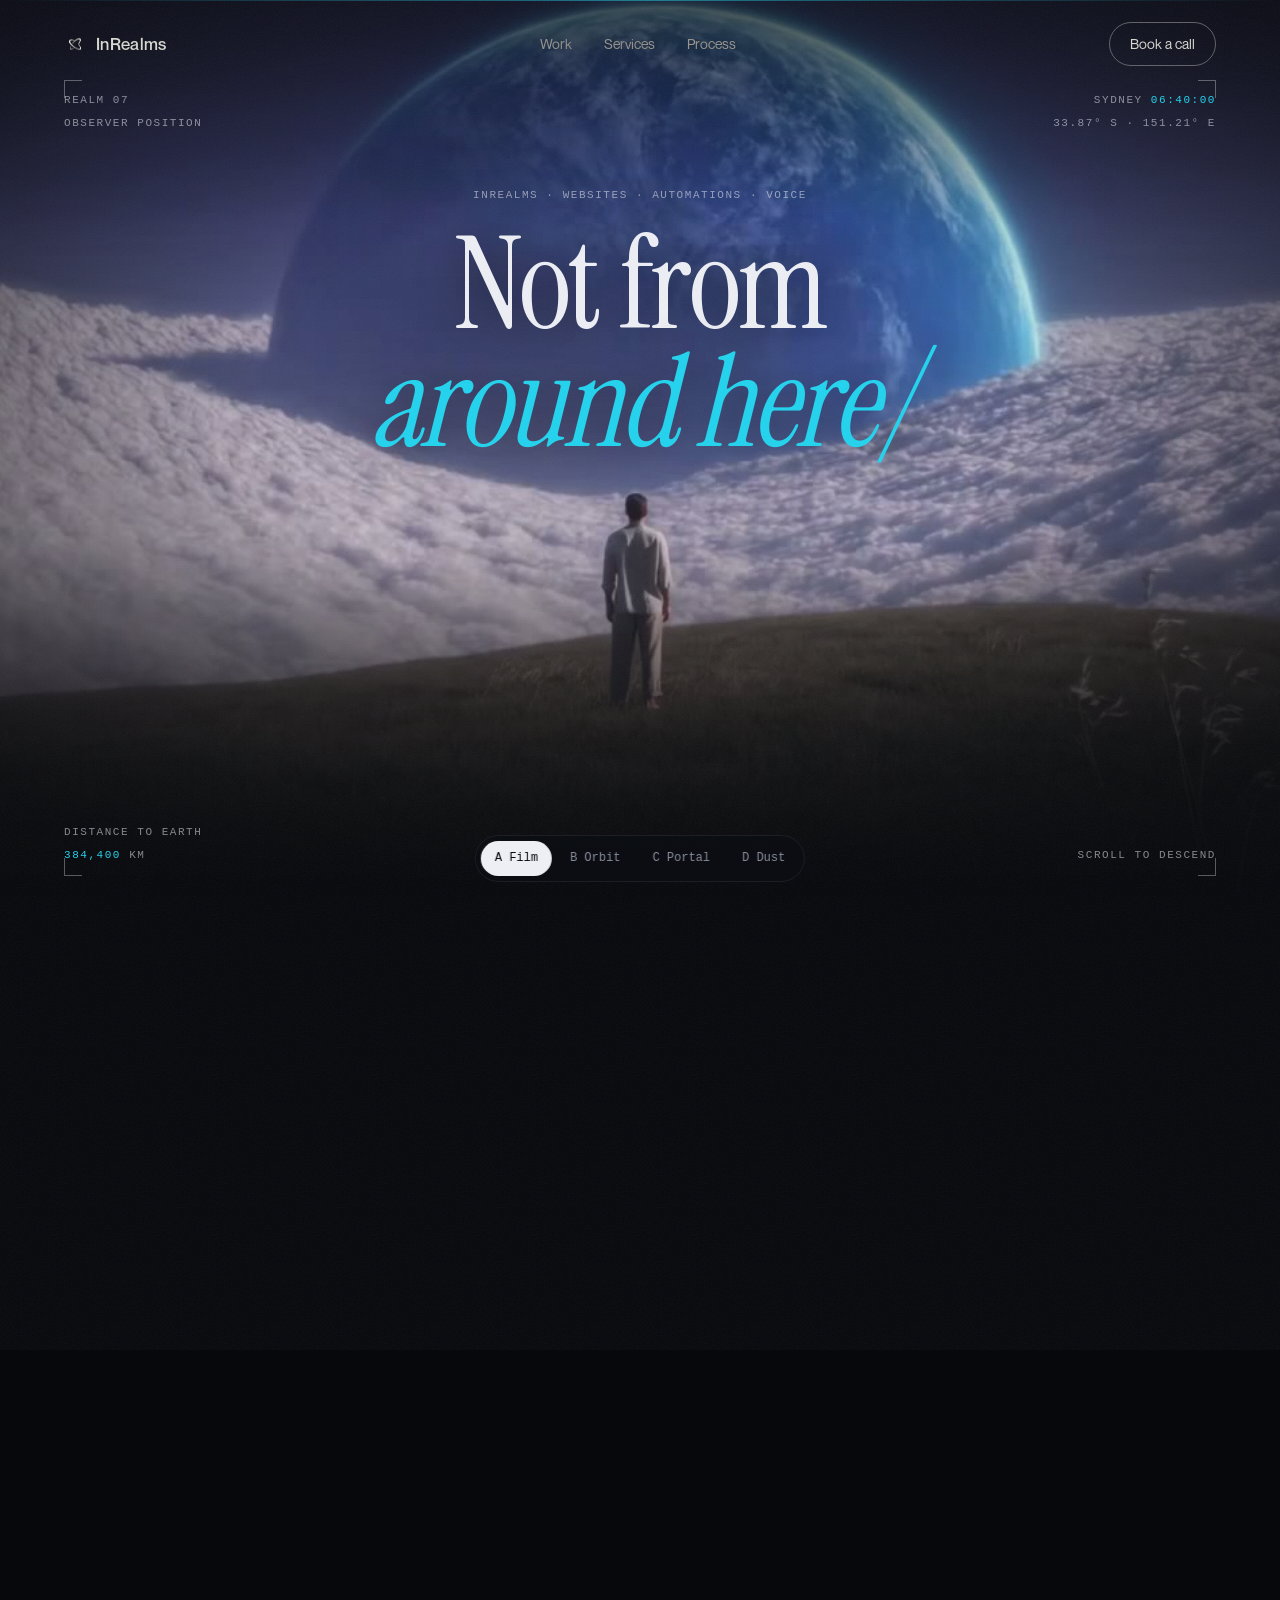
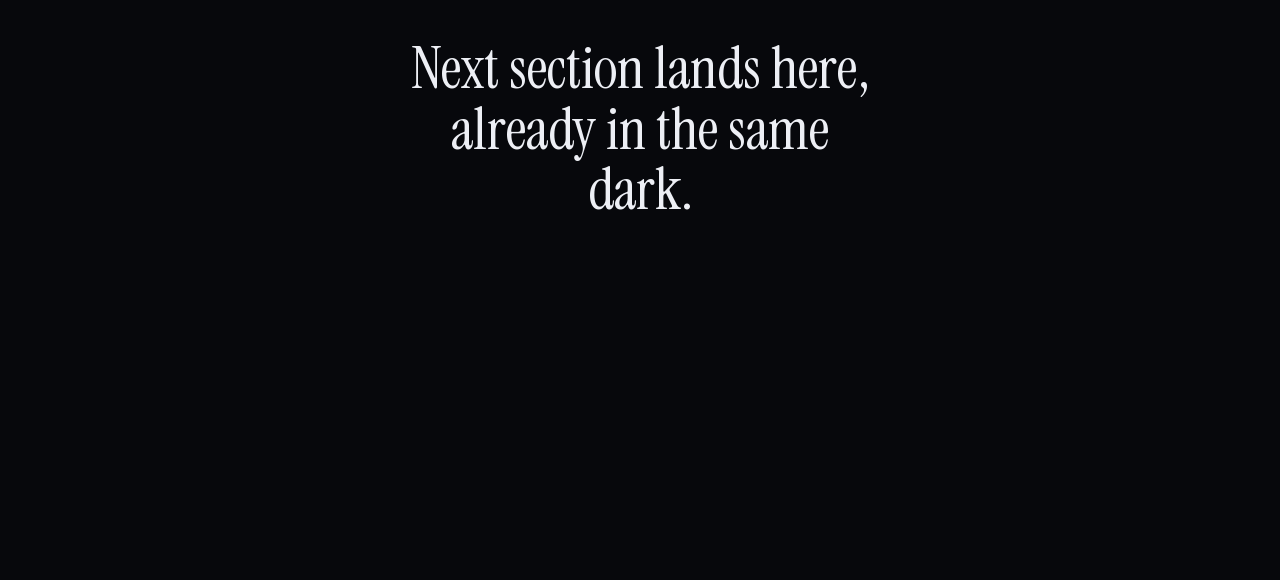
<file: hero-lab/a.html>
<!doctype html>
<html lang="en">
<head>
<meta charset="utf-8">
<meta name="viewport" content="width=device-width, initial-scale=1">
<title>Hero A · The Film</title>
<link rel="stylesheet" href="lab.css">
<style>
  /* A. The film you liked, now with an instrument layer and a scroll-driven fall toward Earth. */
  #a { height: 320svh; position: relative; }
  .stage { position: sticky; top: 0; height: 100svh; overflow: hidden; background: var(--bg); }

  .media {
    position: absolute; inset: -4%;
    transform-origin: 50% 22%;
    transform:
      translate3d(calc(var(--mx, 0) * -14px), calc(var(--my, 0) * -10px), 0)
      scale(calc(1 + var(--p, 0) * var(--p, 0) * 1.7));
    opacity: clamp(0, calc((0.92 - var(--p, 0)) / 0.62), 1);
    will-change: transform, opacity;
  }
  .media video { width: 100%; height: 100%; object-fit: cover; display: block; }
  .vignette {
    position: absolute; inset: 0; pointer-events: none;
    background:
      radial-gradient(ellipse 70% 60% at 50% 45%, transparent 40%, rgba(7,8,12,0.75) 100%),
      linear-gradient(to bottom, rgba(7,8,12,0.5) 0%, transparent 25%, transparent 60%, var(--bg) 100%);
  }

  /* Four corner readouts, like a viewfinder. */
  .corner { position: absolute; z-index: 5; display: grid; gap: 6px; }
  .tl { top: 92px; left: var(--gutter); }
  .tr { top: 92px; right: var(--gutter); text-align: right; }
  .bl { bottom: 36px; left: var(--gutter); }
  .br { bottom: 36px; right: var(--gutter); text-align: right; }
  .frame { position: absolute; inset: 80px var(--gutter) 24px; z-index: 4; pointer-events: none; }
  .frame i { position: absolute; width: 18px; height: 18px; border-color: rgba(237,239,245,0.35); border-style: solid; }
  .frame i:nth-child(1) { top: 0; left: 0; border-width: 1px 0 0 1px; }
  .frame i:nth-child(2) { top: 0; right: 0; border-width: 1px 1px 0 0; }
  .frame i:nth-child(3) { bottom: 0; left: 0; border-width: 0 0 1px 1px; }
  .frame i:nth-child(4) { bottom: 0; right: 0; border-width: 0 1px 1px 0; }

  .copy {
    position: absolute; z-index: 6; left: 0; right: 0; top: 36%;
    padding: 0 var(--gutter);
    text-align: center;
    transform: translateY(calc(-50% - var(--p, 0) * 40svh));
    opacity: clamp(0, calc(1 - var(--p, 0) * 3), 1);
  }
  .copy .hud { margin-bottom: 22px; }
  .copy .h-hero { text-shadow: 0 2px 40px rgba(7,8,12,0.5); }

  /* Second beat: the offer arrives as the planet falls away. */
  .beat {
    position: absolute; z-index: 6; left: var(--gutter); right: var(--gutter); bottom: 14svh;
    display: grid; gap: 28px; max-width: 560px;
    opacity: clamp(0, calc((var(--p, 0) - 0.45) * 4), 1);
    transform: translateY(calc((1 - clamp(0, calc((var(--p, 0) - 0.45) * 4), 1)) * 40px));
  }
  .beat .actions { display: flex; gap: 24px; align-items: center; flex-wrap: wrap; }

  .distance { font-variant-numeric: tabular-nums; }
  .scan {
    position: absolute; left: 0; right: 0; height: 1px; z-index: 5; pointer-events: none;
    background: linear-gradient(90deg, transparent, rgba(34,211,238,0.5), transparent);
    animation: scan 6s var(--ease-glide) infinite;
  }
  @keyframes scan { 0% { top: 12%; opacity: 0; } 15% { opacity: 1; } 85% { opacity: 1; } 100% { top: 92%; opacity: 0; } }
  @media (max-width: 768px) { .tr, .br { display: none; } .media { transform-origin: 50% 18%; } }
</style>
</head>
<body>
<nav class="lab-nav">
  <a class="logo" href="#"><img src="../logo.png" alt="">InRealms</a>
  <div class="links"><a>Work</a><a>Services</a><a>Process</a></div>
  <a class="cta">Book a call</a>
</nav>

<section id="a">
  <div class="stage">
    <div class="media">
      <video autoplay muted loop playsinline preload="auto" poster="../media/planet-poster.jpg" aria-hidden="true">
        <source src="../media/planet.mp4" type="video/mp4">
      </video>
    </div>
    <div class="vignette"></div>
    <div class="scan"></div>
    <div class="frame"><i></i><i></i><i></i><i></i></div>

    <div class="corner tl hud"><span>Realm 07</span><span>Observer position</span></div>
    <div class="corner tr hud"><span>Sydney <b id="clock">--:--:--</b></span><span>33.87° S · 151.21° E</span></div>
    <div class="corner bl hud"><span>Distance to Earth</span><span class="distance"><b id="dist">384,400</b> km</span></div>
    <div class="corner br hud"><span>Scroll to descend</span></div>

    <div class="copy">
      <p class="hud">InRealms · Websites · Automations · Voice</p>
      <h1 class="h-hero"><span class="scr" data-text="Not from">Not from</span><br><em class="scr" data-text="around here.">around here.</em></h1>
    </div>

    <div class="beat">
      <p class="sub" style="max-width:40ch">I build personal websites for Sydney agents. Vendors pick you before they call anyone else, and every enquiry gets a reply in under a minute, day or night.</p>
      <div class="actions">
        <a class="btn" href="#">See what yours could look like</a>
        <a class="btn-ghost" href="#">The work</a>
      </div>
    </div>
  </div>
</section>

<section class="after"><p>Next section lands here, already in the same dark.</p></section>
<div class="grain"></div>
<nav class="lab-switch"><a class="on" href="a.html">A Film</a><a href="b.html">B Orbit</a><a href="c.html">C Portal</a><a href="d.html">D Dust</a></nav>

<script type="module">
  import { scrollProgress, scramble, pointer, sydneyClock, reduced } from './lab.js';
  const sec = document.getElementById('a');
  const dist = document.getElementById('dist');
  scrollProgress(sec, p => {
    dist.textContent = Math.round(384400 * (1 - p * p)).toLocaleString('en-AU');
  });
  sydneyClock(document.getElementById('clock'));
  document.querySelectorAll('.scr').forEach((el, i) => scramble(el, { delay: 400 + i * 450 }));
  if (!reduced) {
    const ptr = pointer();
    const loop = () => { const q = ptr.step(); sec.style.setProperty('--mx', q.x.toFixed(3)); sec.style.setProperty('--my', q.y.toFixed(3)); requestAnimationFrame(loop); };
    loop();
  }
</script>
</body>
</html>
</file>
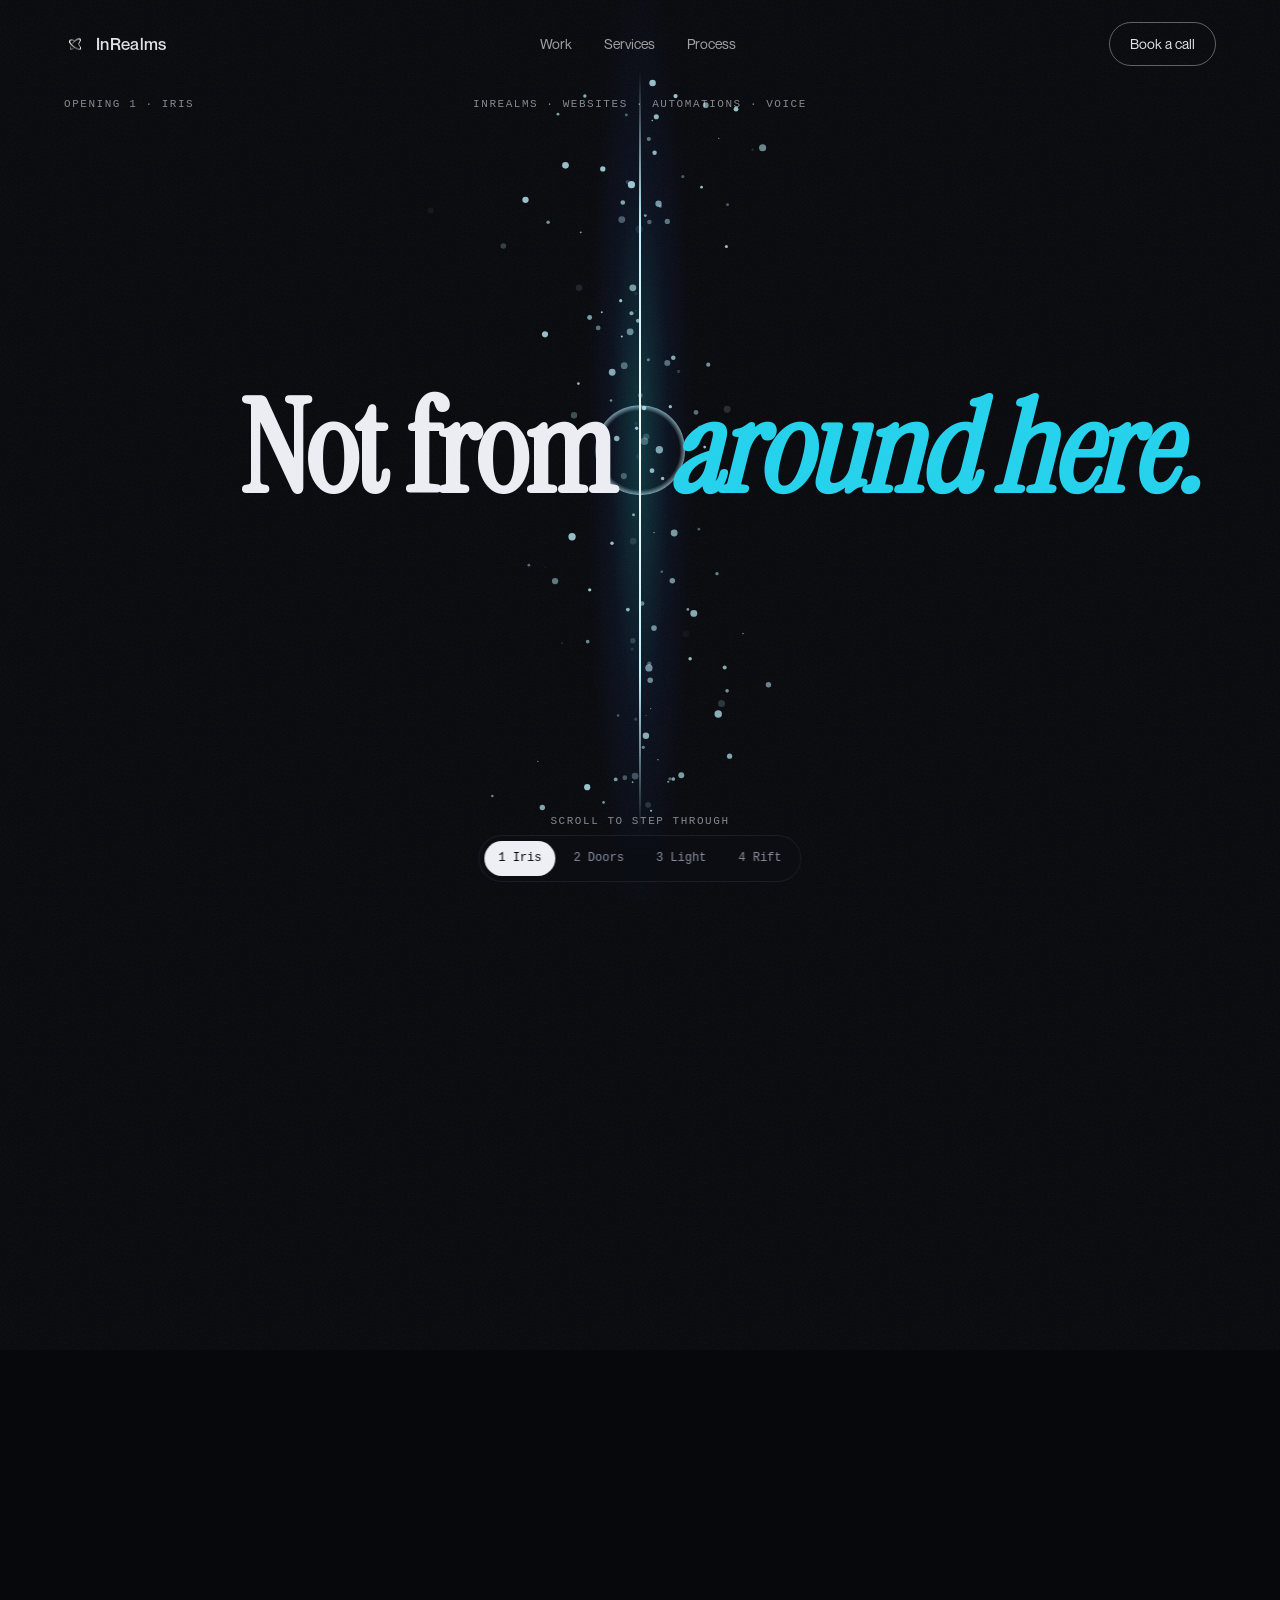
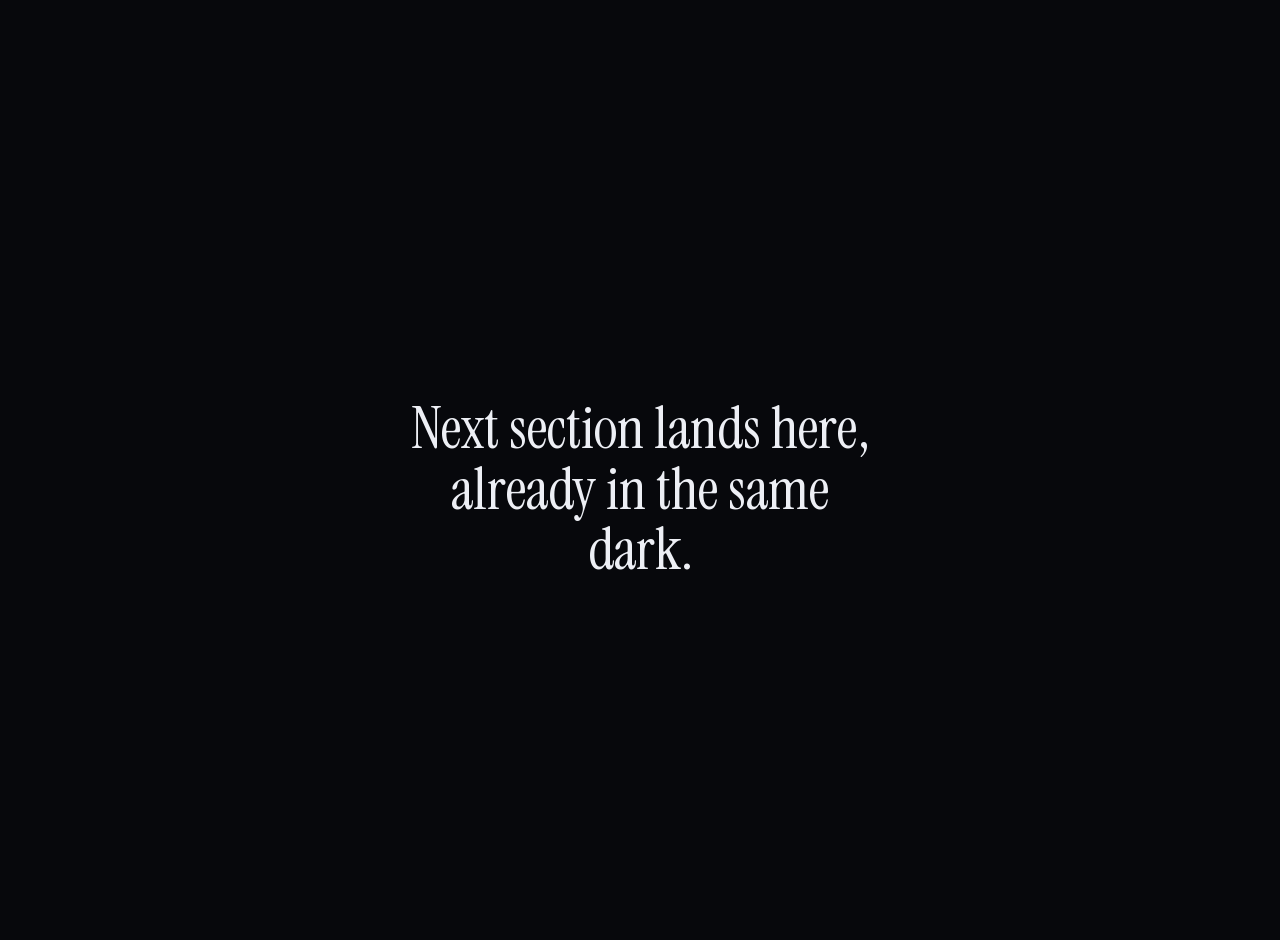
<file: hero-lab/c-open.html>
<!doctype html>
<html lang="en">
<head>
<meta charset="utf-8">
<meta name="viewport" content="width=device-width, initial-scale=1">
<title>Portal Openings</title>
<link rel="stylesheet" href="lab.css">
<style>
  /* Four ways for the seam to open. Same scene, same copy, only the opening changes.
     --s = seam phase (0..1), --o = opening (0..1), both eased in JS. */
  #c { height: 360svh; position: relative; }
  .stage { position: sticky; top: 0; height: 100svh; overflow: hidden; background: var(--bg); }
  .realm { position: absolute; inset: 0; z-index: 1; }
  .realm video { width: 100%; height: 100%; object-fit: cover; display: block; }

  .seam {
    position: absolute; z-index: 3; left: 50%; top: 8%; bottom: 8%; width: 2px; margin-left: -1px;
    background: linear-gradient(to bottom, transparent, #bff4ff 20%, #fff 50%, #bff4ff 80%, transparent);
    pointer-events: none;
  }
  .bloom {
    position: absolute; z-index: 0; left: 50%; top: 50%; width: 60vw; height: 120svh;
    transform: translate(-50%, -50%) scaleX(0.15);
    background: radial-gradient(ellipse at center, rgba(34,211,238,0.22), rgba(37,99,235,0.08) 35%, transparent 65%);
    animation: breathe 5s ease-in-out infinite;
  }
  @keyframes breathe { 50% { filter: brightness(1.35); } }
  canvas.motes { position: absolute; inset: 0; z-index: 4; width: 100%; height: 100%; pointer-events: none; }

  .half {
    position: absolute; z-index: 6; top: 50%;
    font-family: var(--font-display); font-size: var(--t-hero); line-height: 0.92; letter-spacing: -0.02em; white-space: nowrap;
    opacity: clamp(0, calc(1 - var(--o, 0) * 2.2), 1);
  }
  .half.l { right: calc(50% + 28px); transform: translate(calc(var(--o, 0) * -30vw), -50%); }
  .half.r { left: calc(50% + 28px); transform: translate(calc(var(--o, 0) * 30vw), -50%); }
  .half.r em { font-style: italic; color: var(--spectra); }
  .top { position: absolute; z-index: 6; top: 96px; left: 0; right: 0; text-align: center; opacity: clamp(0, calc(1 - var(--o, 0) * 2), 1); }
  .hint { position: absolute; z-index: 6; bottom: 70px; left: 0; right: 0; text-align: center; opacity: clamp(0, calc(1 - var(--s, 0) * 3), 1); }
  .label { position: absolute; z-index: 7; top: 96px; left: var(--gutter); }
  .shade { position: absolute; inset: 0; z-index: 5; pointer-events: none;
    background: linear-gradient(to top, rgba(7,8,12,0.95) 0%, rgba(7,8,12,0.7) 38%, transparent 70%);
    opacity: clamp(0, calc((var(--p, 0) - 0.62) * 4), 1); }
  .beat {
    position: absolute; z-index: 6; left: var(--gutter); bottom: 12svh; max-width: 560px; display: grid; gap: 28px;
    opacity: clamp(0, calc((var(--p, 0) - 0.66) * 4), 1);
    transform: translateY(calc((1 - clamp(0, calc((var(--p, 0) - 0.66) * 4), 1)) * 40px));
  }
  .beat .h-hero { font-size: var(--t-title); line-height: 1.05; }
  .beat .actions { display: flex; gap: 24px; align-items: center; flex-wrap: wrap; }

  /* ── 1. IRIS: the seam folds into a point of light, the point opens like an eye. ── */
  [data-v="iris"] .seam { transform: scaleY(calc(1 - var(--s, 0) * 0.985)); filter: brightness(calc(1 + var(--s, 0) * 2)); opacity: clamp(0, calc(1 - var(--o, 0) * 6), 1); }
  [data-v="iris"] .realm {
    -webkit-mask-image: radial-gradient(circle at 50% 50%, #000 var(--r, 0vmax), transparent calc(var(--r, 0vmax) + 7vmax));
            mask-image: radial-gradient(circle at 50% 50%, #000 var(--r, 0vmax), transparent calc(var(--r, 0vmax) + 7vmax));
    opacity: clamp(0, calc(var(--o, 0) * 20), 1);
  }
  [data-v="iris"] .realm video { transform: scale(calc(1.3 - var(--o, 0) * 0.3)); }
  [data-v="iris"] .ring {
    position: absolute; z-index: 2; left: 50%; top: 50%; border-radius: 50%; pointer-events: none;
    width: calc(var(--r, 0vmax) * 2 + 7vmax); aspect-ratio: 1; transform: translate(-50%, -50%);
    background: radial-gradient(circle, transparent 62%, rgba(191,244,255,0.55) 70%, rgba(34,211,238,0.15) 74%, transparent 80%);
    opacity: clamp(0, calc((1 - var(--o, 0)) * 1.6), 1);
  }

  /* ── 2. DOORS: the dark is two heavy doors. Light pours through the seam, then they swing open. ── */
  [data-v="doors"] .stage { perspective: 1600px; }
  [data-v="doors"] .realm video { transform: scale(calc(1.25 - var(--o, 0) * 0.25)); }
  [data-v="doors"] .door {
    position: absolute; z-index: 2; top: 0; bottom: 0; width: 50%;
    background: radial-gradient(ellipse at 50% 50%, #0d1018, var(--bg) 70%);
    backface-visibility: hidden;
  }
  [data-v="doors"] .door.l { left: 0; transform-origin: 0 50%; transform: rotateY(calc(var(--o, 0) * -96deg)); }
  [data-v="doors"] .door.r { right: 0; transform-origin: 100% 50%; transform: rotateY(calc(var(--o, 0) * 96deg)); }
  [data-v="doors"] .door::after { content: ''; position: absolute; top: 0; bottom: 0; width: 120px; pointer-events: none; }
  [data-v="doors"] .door.l::after { right: 0; background: linear-gradient(to left, rgba(191,244,255,calc(0.12 + var(--s, 0) * 0.25)), transparent); }
  [data-v="doors"] .door.r::after { left: 0; background: linear-gradient(to right, rgba(191,244,255,calc(0.12 + var(--s, 0) * 0.25)), transparent); }
  [data-v="doors"] .seam { filter: brightness(calc(1 + var(--s, 0) * 2)); width: calc(2px + var(--s, 0) * 10px); margin-left: calc(-1px - var(--s, 0) * 5px); opacity: clamp(0, calc(1 - var(--o, 0) * 4), 1); }

  /* ── 3. LIGHT: the seam floods the screen with white, you come out the other side. ── */
  [data-v="light"] .seam {
    width: calc(2px + var(--s, 0) * 30vw); margin-left: calc(-1px - var(--s, 0) * 15vw);
    top: calc(8% - var(--s, 0) * 20%); bottom: calc(8% - var(--s, 0) * 20%);
    filter: blur(calc(var(--s, 0) * 40px));
    background: linear-gradient(to bottom, transparent, #e6fbff 20%, #fff 50%, #e6fbff 80%, transparent);
    opacity: clamp(0, calc(1 - var(--a, 0) * 3), 1);
  }
  [data-v="light"] .flash { position: absolute; inset: 0; z-index: 4; background: #f4fdff; pointer-events: none; opacity: var(--f, 0); }
  [data-v="light"] .realm { opacity: var(--a, 0); }
  [data-v="light"] .realm video { transform: scale(calc(1.15 - var(--a, 0) * 0.15)); filter: brightness(calc(1 + (1 - var(--a, 0)) * 1.6)) saturate(calc(0.4 + var(--a, 0) * 0.6)); }
  [data-v="light"] .half { opacity: clamp(0, calc(1 - var(--s, 0) * 1.6), 1); filter: blur(calc(var(--s, 0) * 8px)); }

  /* ── 4. RIFT: the seam tears like fabric, an uneven glowing edge, drawn live. ── */
  [data-v="rift"] .realm { opacity: 0; }
  [data-v="rift"] .seam { opacity: clamp(0, calc(1 - var(--o, 0) * 30), 1); }
  canvas.rift { position: absolute; inset: 0; z-index: 2; width: 100%; height: 100%; pointer-events: none; display: none; }
  [data-v="rift"] canvas.rift { display: block; }

  @media (max-width: 768px) {
    .half { font-size: clamp(40px, 12vw, 64px); left: 0 !important; right: 0 !important; text-align: center; }
    .half.l { top: 38%; transform: translate(calc(var(--o,0) * -100vw), -50%); }
    .half.r { top: 62%; transform: translate(calc(var(--o,0) * 100vw), -50%); }
  }
</style>
</head>
<body>
<nav class="lab-nav">
  <a class="logo" href="#"><img src="../logo.png" alt="">InRealms</a>
  <div class="links"><a>Work</a><a>Services</a><a>Process</a></div>
  <a class="cta">Book a call</a>
</nav>

<section id="c">
  <div class="stage">
    <div class="bloom"></div>
    <div class="realm">
      <video id="vid" autoplay muted loop playsinline preload="auto" poster="../media/planet-poster.jpg" aria-hidden="true">
        <source src="../media/planet.mp4" type="video/mp4">
      </video>
    </div>
    <canvas class="rift" id="rift" aria-hidden="true"></canvas>
    <div class="ring"></div>
    <div class="door l"></div><div class="door r"></div>
    <div class="seam"></div>
    <div class="flash"></div>
    <div class="shade"></div>
    <canvas class="motes" id="dust" aria-hidden="true"></canvas>

    <p class="label hud" id="label"></p>
    <p class="top hud">InRealms · Websites · Automations · Voice</p>
    <h1>
      <span class="half l">Not from</span>
      <span class="half r"><em>around here.</em></span>
    </h1>
    <p class="hint hud">Scroll to step through</p>

    <div class="beat">
      <p class="h-hero">On this side, every enquiry gets an answer.</p>
      <p class="sub" style="max-width:42ch">I build personal websites for Sydney agents. Vendors pick you before they call anyone else, and every enquiry gets a reply in under a minute, day or night.</p>
      <div class="actions">
        <a class="btn" href="#">See what yours could look like</a>
        <a class="btn-ghost" href="#">The work</a>
      </div>
    </div>
  </div>
</section>

<section class="after"><p>Next section lands here, already in the same dark.</p></section>
<div class="grain"></div>
<nav class="lab-switch" id="sw">
  <a href="?v=iris">1 Iris</a><a href="?v=doors">2 Doors</a><a href="?v=light">3 Light</a><a href="?v=rift">4 Rift</a>
</nav>

<script type="module">
  import { scrollProgress, reduced } from './lab.js';
  const NAMES = { iris: '1 · Iris', doors: '2 · Doors', light: '3 · Light', rift: '4 · Rift' };
  const v = new URLSearchParams(location.search).get('v') || 'iris';
  document.body.dataset.v = v;
  document.getElementById('label').textContent = 'Opening ' + NAMES[v];
  document.querySelectorAll('#sw a').forEach(a => a.classList.toggle('on', a.getAttribute('href') === '?v=' + v));

  const sec = document.getElementById('c');
  const clamp = (x, a = 0, b = 1) => Math.min(b, Math.max(a, x));
  const inOut = t => t < 0.5 ? 4 * t * t * t : 1 - Math.pow(-2 * t + 2, 3) / 2;
  const out = t => 1 - Math.pow(1 - t, 3);
  let S = 0, O = 0;
  scrollProgress(sec, p => {
    // seam phase 0.04..0.2, opening 0.2..0.62
    S = out(clamp((p - 0.04) / 0.16));
    O = inOut(clamp((p - 0.2) / 0.42));
    const st = sec.style;
    st.setProperty('--s', S.toFixed(4));
    st.setProperty('--o', O.toFixed(4));
    st.setProperty('--r', (O * 95).toFixed(2) + 'vmax');
    if (v === 'light') {
      // white peaks around p 0.32, the realm fades in out of the white
      const f = clamp(1 - Math.abs(p - 0.32) / 0.14);
      st.setProperty('--f', (f * f * (3 - 2 * f)).toFixed(4));
      st.setProperty('--a', clamp((p - 0.3) / 0.25).toFixed(4));
      st.setProperty('--o', clamp((p - 0.2) / 0.2).toFixed(4));
    }
  });

  // Rift: a torn, breathing edge drawn around the video each frame.
  const rc = document.getElementById('rift'), rx = rc.getContext('2d'), vid = document.getElementById('vid');
  let RW, RH, DPR;
  const fitR = () => { DPR = Math.min(devicePixelRatio, 2); RW = rc.width = rc.clientWidth * DPR; RH = rc.height = rc.clientHeight * DPR; };
  addEventListener('resize', fitR); fitR();
  function riftPath(t) {
    const cx = RW / 2, cy = RH / 2;
    const hw = 1.5 * DPR + O * RW * 0.95, hh = RH * (0.42 + S * 0.08 + O * 0.9);
    const amp = (2 + Math.sin(O * Math.PI) * 26) * DPR;
    rx.beginPath();
    for (let i = 0; i <= 220; i++) {
      const a = (i / 220) * Math.PI * 2;
      // lens shape: pointed at top and bottom
      const lens = Math.pow(Math.abs(Math.cos(a)), 0.8);
      const n = Math.sin(a * 9 + t * 1.3) * 0.5 + Math.sin(a * 23 - t * 2.1) * 0.3 + Math.sin(a * 41 + t * 3.7) * 0.2;
      const x = cx + Math.cos(a) * (hw * lens + n * amp * lens);
      const y = cy + Math.sin(a) * hh;
      i ? rx.lineTo(x, y) : rx.moveTo(x, y);
    }
    rx.closePath();
  }
  function drawRift(t) {
    rx.clearRect(0, 0, RW, RH);
    if (O <= 0.001) return;
    rx.save(); riftPath(t); rx.clip();
    const vw = vid.videoWidth || 1280, vh = vid.videoHeight || 720;
    const sc = Math.max(RW / vw, RH / vh) * (1.25 - O * 0.25);
    rx.drawImage(vid, (RW - vw * sc) / 2, (RH - vh * sc) / 2, vw * sc, vh * sc);
    rx.restore();
    rx.save(); riftPath(t);
    rx.shadowColor = 'rgba(34,211,238,0.9)'; rx.shadowBlur = 28 * DPR;
    rx.strokeStyle = `rgba(214,250,255,${0.9 * (1 - O)})`; rx.lineWidth = 2 * DPR; rx.stroke();
    rx.restore();
  }

  // Motes leaking out of the seam, fade as it opens.
  const cv = document.getElementById('dust'), ctx = cv.getContext('2d');
  let W, H; const motes = [];
  const fit = () => { const d = Math.min(devicePixelRatio, 2); W = cv.width = cv.clientWidth * d; H = cv.height = cv.clientHeight * d; };
  addEventListener('resize', fit); fit();
  const spawn = () => ({ x: W / 2 + (Math.random() - 0.5) * 4, y: H * (0.1 + Math.random() * 0.8), vx: (Math.random() - 0.5) * 1.6, vy: (Math.random() - 0.5) * 0.3, life: 0, max: 120 + Math.random() * 200, r: Math.random() * 1.6 + 0.3 });
  for (let i = 0; i < 140; i++) { const m = spawn(); m.life = Math.random() * m.max; m.x += m.vx * m.life; motes.push(m); }

  const t0 = performance.now();
  function tick(now) {
    const t = (now - t0) / 1000;
    ctx.clearRect(0, 0, W, H);
    const fade = Math.max(0, 1 - O * 1.6) * (v === 'light' ? 1 - S : 1);
    if (fade > 0) for (const m of motes) {
      m.x += m.vx; m.y += m.vy; m.life++;
      if (m.life > m.max) Object.assign(m, spawn());
      ctx.fillStyle = `rgba(191,244,255,${Math.sin((m.life / m.max) * Math.PI) * 0.8 * fade})`;
      ctx.beginPath(); ctx.arc(m.x, m.y, m.r * 2, 0, 6.283); ctx.fill();
    }
    if (v === 'rift') drawRift(t);
    requestAnimationFrame(tick);
  }
  requestAnimationFrame(tick);
</script>
</body>
</html>
</file>
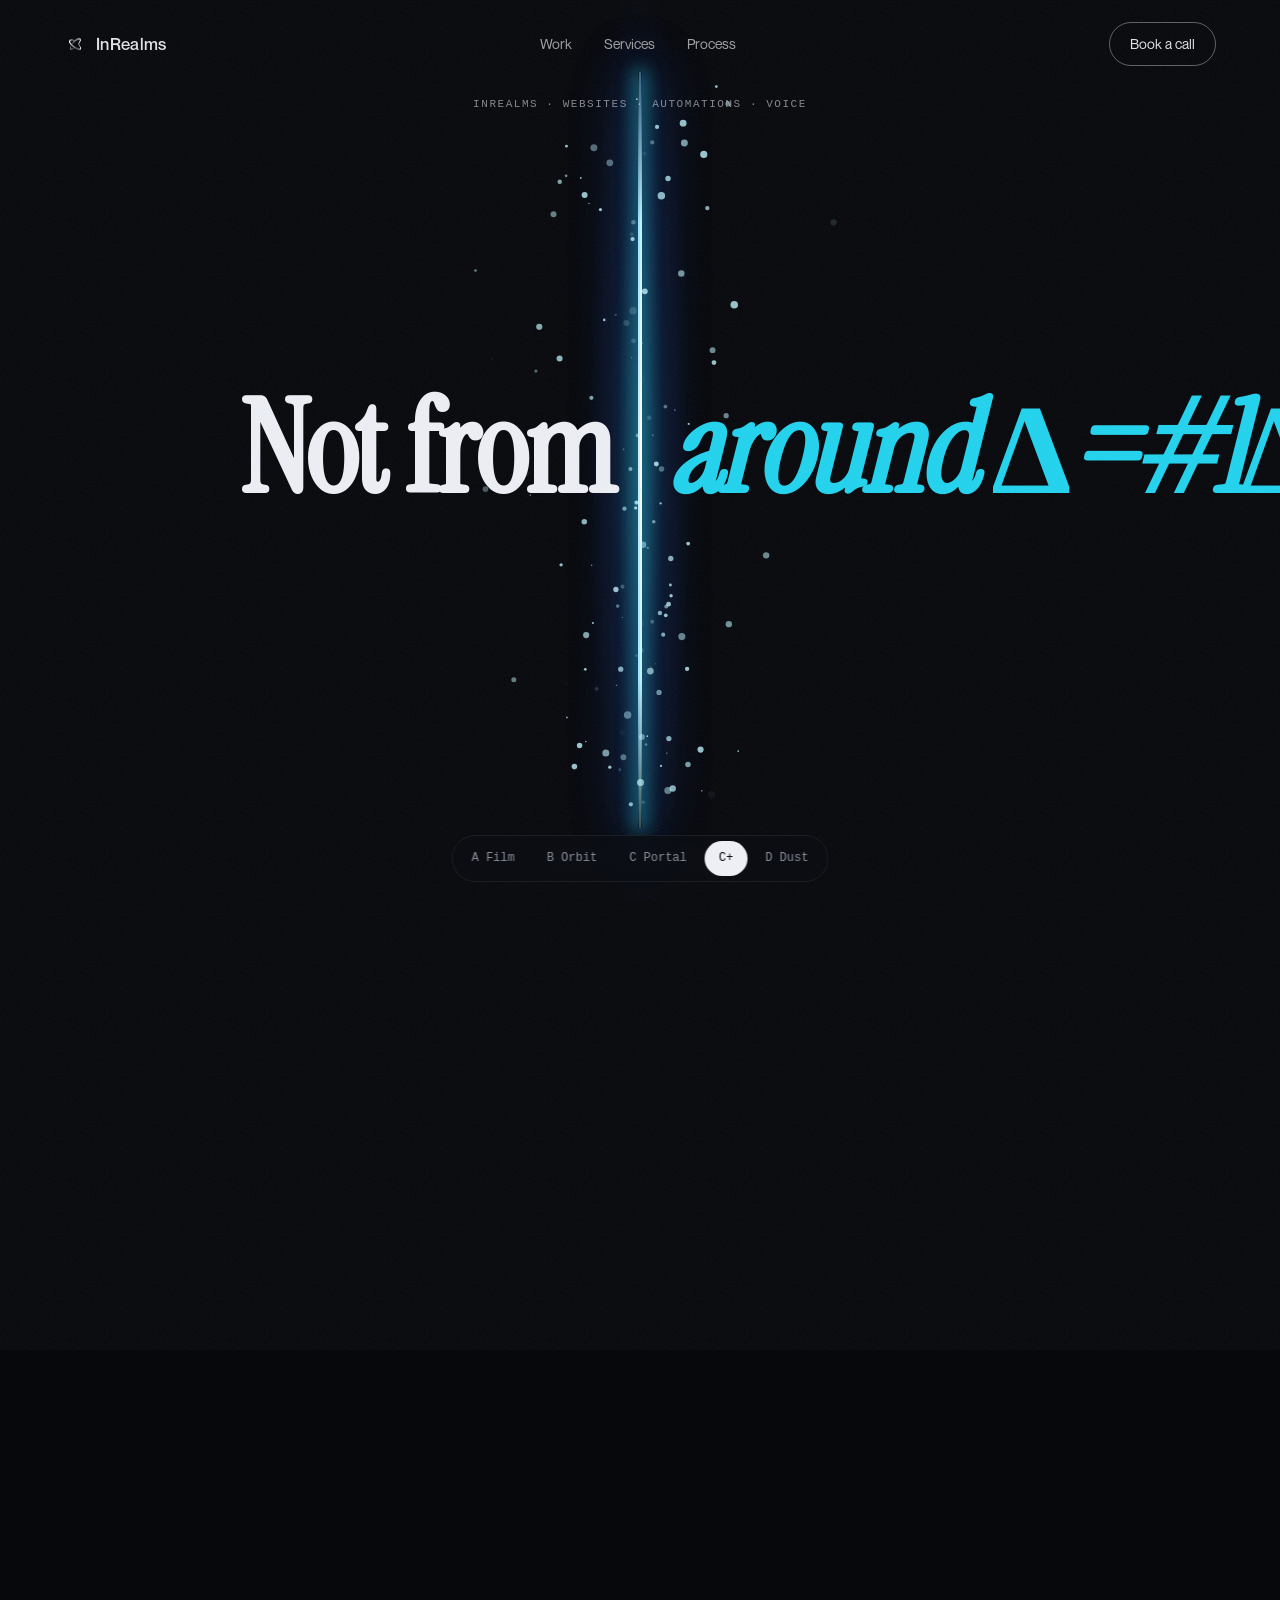
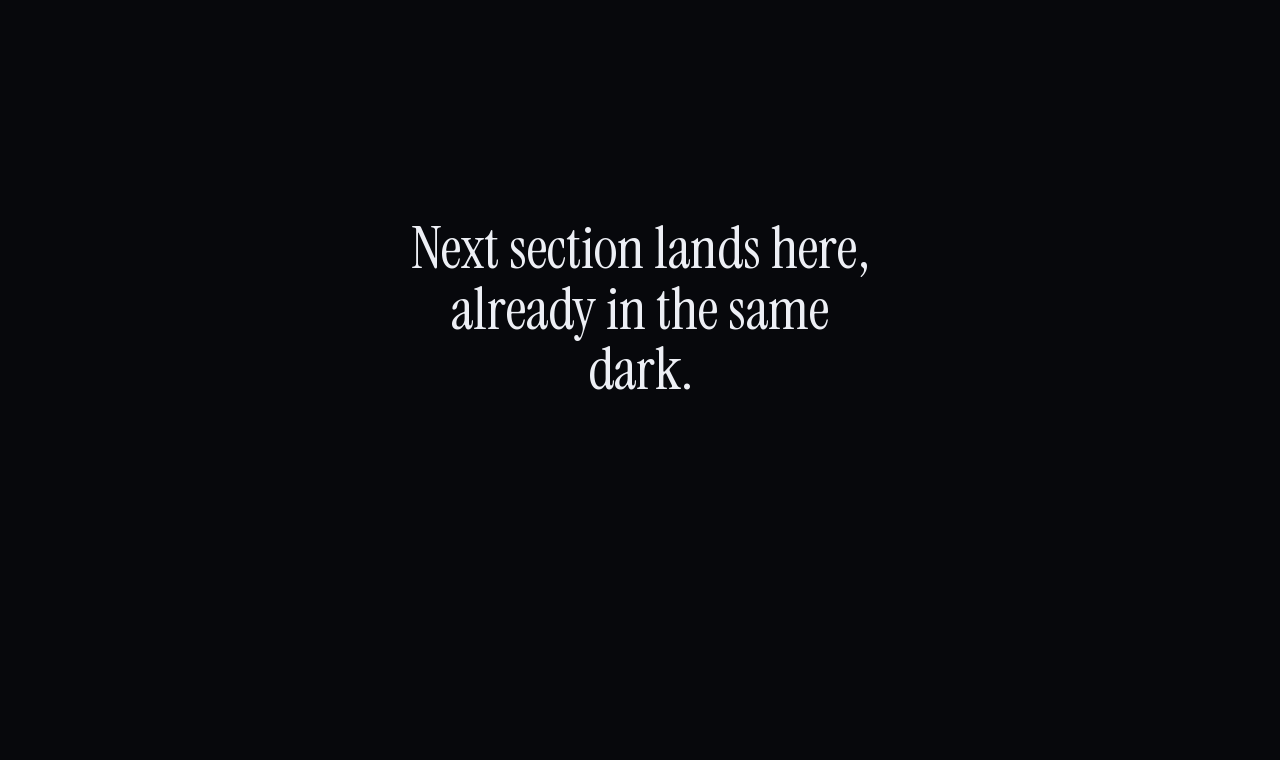
<file: hero-lab/c-plus.html>
<!doctype html>
<html lang="en">
<head>
<meta charset="utf-8">
<meta name="viewport" content="width=device-width, initial-scale=1">
<title>Hero C+ · Portal</title>
<link rel="stylesheet" href="lab.css">
<style>
  /* C. A seam of light in the dark. The realm is on the other side. Scroll tears it open and you step through. */
  #c { height: 340svh; position: relative; }
  .stage { position: sticky; top: 0; height: 100svh; overflow: hidden; background: var(--bg); }

  /* --o = how open the seam is, 0..1. Eased from --p in JS. */
  .realm {
    position: absolute; inset: 0; z-index: 1;
    clip-path: inset(calc((1 - var(--o, 0)) * 8%) calc(50% - 1px - var(--o, 0) * 50%) calc((1 - var(--o, 0)) * 8%) calc(50% - 1px - var(--o, 0) * 50%));
    will-change: clip-path;
  }
  .realm video {
    width: 100%; height: 100%; object-fit: cover; display: block;
    transform: scale(calc(1.35 - var(--o, 0) * 0.35));
    /* focus pull: soft and cold through the slit, sharp once you are through */
    filter: blur(calc((1 - var(--o, 0)) * (1 - var(--o, 0)) * (1 - var(--o, 0)) * 16px)) saturate(calc(0.6 + var(--o, 0) * 0.4));
  }
  .seam {
    position: absolute; z-index: 2; top: calc((1 - var(--o, 0)) * 8%); bottom: calc((1 - var(--o, 0)) * 8%);
    left: calc(50% - 1px - var(--o, 0) * 50%); right: calc(50% - 1px - var(--o, 0) * 50%);
    pointer-events: none;
    /* edges stay lit while they travel, fade only at the very end */
    opacity: clamp(0, calc((1 - var(--o, 0)) * 3), 1);
  }
  .seam::before, .seam::after {
    content: ''; position: absolute; top: 0; bottom: 0; width: 2px;
    background: linear-gradient(to bottom, transparent, #bff4ff 20%, #fff 50%, #bff4ff 80%, transparent);
    box-shadow: 0 0 18px 2px rgba(34,211,238,0.55), 0 0 60px 8px rgba(37,99,235,0.25);
  }
  .seam::before { left: -1px; }
  .seam::after { right: -1px; }
  .bloom {
    position: absolute; z-index: 0; left: 50%; top: 50%; width: 60vw; height: 120svh;
    transform: translate(-50%, -50%) scaleX(calc(0.15 + var(--o, 0) * 1.6));
    background: radial-gradient(ellipse at center, rgba(34,211,238,0.22), rgba(37,99,235,0.08) 35%, transparent 65%);
    animation: breathe 5s ease-in-out infinite;
    opacity: clamp(0, calc(1 - var(--o, 0) * 1.2), 1);
  }
  @keyframes breathe { 50% { filter: brightness(1.35); } }

  canvas { position: absolute; inset: 0; z-index: 3; width: 100%; height: 100%; pointer-events: none; }

  .half {
    position: absolute; z-index: 4; top: 50%;
    font-family: var(--font-display); font-size: var(--t-hero); line-height: 0.92; letter-spacing: -0.02em;
    white-space: nowrap;
    opacity: clamp(0, calc(1 - var(--o, 0) * 1.25), 1);
  }
  .half.l { right: calc(50% + 28px); transform: translate(calc(var(--o, 0) * -50vw), -50%); text-align: right; }
  .half.r { left: calc(50% + 28px); transform: translate(calc(var(--o, 0) * 50vw), -50%); }
  .half.r em { font-style: italic; color: var(--spectra); }
  .top { position: absolute; z-index: 4; top: 96px; left: 0; right: 0; text-align: center; opacity: clamp(0, calc(1 - var(--o, 0) * 2), 1); }
  .hint { position: absolute; z-index: 4; bottom: 32px; left: 0; right: 0; text-align: center; opacity: clamp(0, calc(1 - var(--o, 0) * 3), 1); }

  .beat {
    position: absolute; z-index: 5; left: var(--gutter); bottom: 12svh; max-width: 560px;
    display: grid; gap: 28px;
    opacity: clamp(0, calc((var(--p, 0) - 0.6) * 4), 1);
    transform: translateY(calc((1 - clamp(0, calc((var(--p, 0) - 0.6) * 4), 1)) * 40px));
  }
  .beat .h-hero { font-size: var(--t-title); line-height: 1.05; }
  .beat .actions { display: flex; gap: 24px; align-items: center; flex-wrap: wrap; }
  .shade { position: absolute; inset: 0; z-index: 2; pointer-events: none;
    background: linear-gradient(to top, rgba(7,8,12,0.95) 0%, rgba(7,8,12,0.7) 38%, transparent 70%);
    opacity: clamp(0, calc((var(--p, 0) - 0.55) * 4), 1); }

  @media (max-width: 768px) {
    .half { font-size: clamp(40px, 12vw, 64px); }
    .half.l { right: auto; left: 0; right: 0; text-align: center; top: 38%; transform: translate(calc(var(--o,0) * -100vw), -50%); }
    .half.r { left: 0; right: 0; text-align: center; top: 62%; transform: translate(calc(var(--o,0) * 100vw), -50%); }
  }
</style>
</head>
<body>
<nav class="lab-nav">
  <a class="logo" href="#"><img src="../logo.png" alt="">InRealms</a>
  <div class="links"><a>Work</a><a>Services</a><a>Process</a></div>
  <a class="cta">Book a call</a>
</nav>

<section id="c">
  <div class="stage">
    <div class="bloom"></div>
    <div class="realm">
      <video autoplay muted loop playsinline preload="auto" poster="../media/planet-poster.jpg" aria-hidden="true">
        <source src="../media/planet.mp4" type="video/mp4">
      </video>
    </div>
    <div class="seam"></div>
    <div class="shade"></div>
    <canvas id="dust" aria-hidden="true"></canvas>

    <p class="top hud">InRealms · Websites · Automations · Voice</p>
    <h1>
      <span class="half l scr" data-text="Not from">Not from</span>
      <span class="half r"><em class="scr" data-text="around here.">around here.</em></span>
    </h1>
    <p class="hint hud">Scroll to step through</p>

    <div class="beat">
      <p class="h-hero">On this side, every enquiry gets an answer.</p>
      <p class="sub" style="max-width:42ch">I build personal websites for Sydney agents. Vendors pick you before they call anyone else, and every enquiry gets a reply in under a minute, day or night.</p>
      <div class="actions">
        <a class="btn" href="#">See what yours could look like</a>
        <a class="btn-ghost" href="#">The work</a>
      </div>
    </div>
  </div>
</section>

<section class="after"><p>Next section lands here, already in the same dark.</p></section>
<div class="grain"></div>
<nav class="lab-switch"><a href="a.html">A Film</a><a href="b.html">B Orbit</a><a href="c.html">C Portal</a><a class="on" href="c-plus.html">C+</a><a href="d.html">D Dust</a></nav>

<script type="module">
  import { scrollProgress, scramble, reduced } from './lab.js';
  const sec = document.getElementById('c');
  let open = 0;
  scrollProgress(sec, p => {
    // the seam stays a slit for the first 10%, tears open by 60%
    const t = Math.min(1, Math.max(0, (p - 0.08) / 0.52));
    open = t < 0.5 ? 4 * t * t * t : 1 - Math.pow(-2 * t + 2, 3) / 2;
    sec.style.setProperty('--o', open.toFixed(4));
  });
  document.querySelectorAll('.scr').forEach((el, i) => scramble(el, { delay: 600 + i * 500 }));

  // Light motes leaking out of the seam.
  const cv = document.getElementById('dust'), ctx = cv.getContext('2d');
  let W, H, motes = [];
  const fit = () => { const d = Math.min(devicePixelRatio, 2); W = cv.width = cv.clientWidth * d; H = cv.height = cv.clientHeight * d; };
  addEventListener('resize', fit); fit();
  const spawn = () => ({ x: W / 2 + (Math.random() - 0.5) * 4, y: H * (0.1 + Math.random() * 0.8), vx: (Math.random() - 0.5) * 1.6, vy: (Math.random() - 0.5) * 0.3, life: 0, max: 120 + Math.random() * 200, r: Math.random() * 1.6 + 0.3 });
  for (let i = 0; i < 140; i++) { const m = spawn(); m.life = Math.random() * m.max; m.x += m.vx * m.life; motes.push(m); }
  function tick() {
    ctx.clearRect(0, 0, W, H);
    const fade = Math.max(0, 1 - open * 1.5);
    if (fade > 0) for (const m of motes) {
      m.x += m.vx; m.y += m.vy; m.life++;
      if (m.life > m.max) Object.assign(m, spawn());
      const a = Math.sin((m.life / m.max) * Math.PI) * 0.8 * fade;
      ctx.fillStyle = `rgba(191,244,255,${a})`;
      ctx.beginPath(); ctx.arc(m.x, m.y, m.r * 2, 0, 6.283); ctx.fill();
    }
    if (!reduced) requestAnimationFrame(tick);
  }
  tick();
</script>
</body>
</html>
</file>
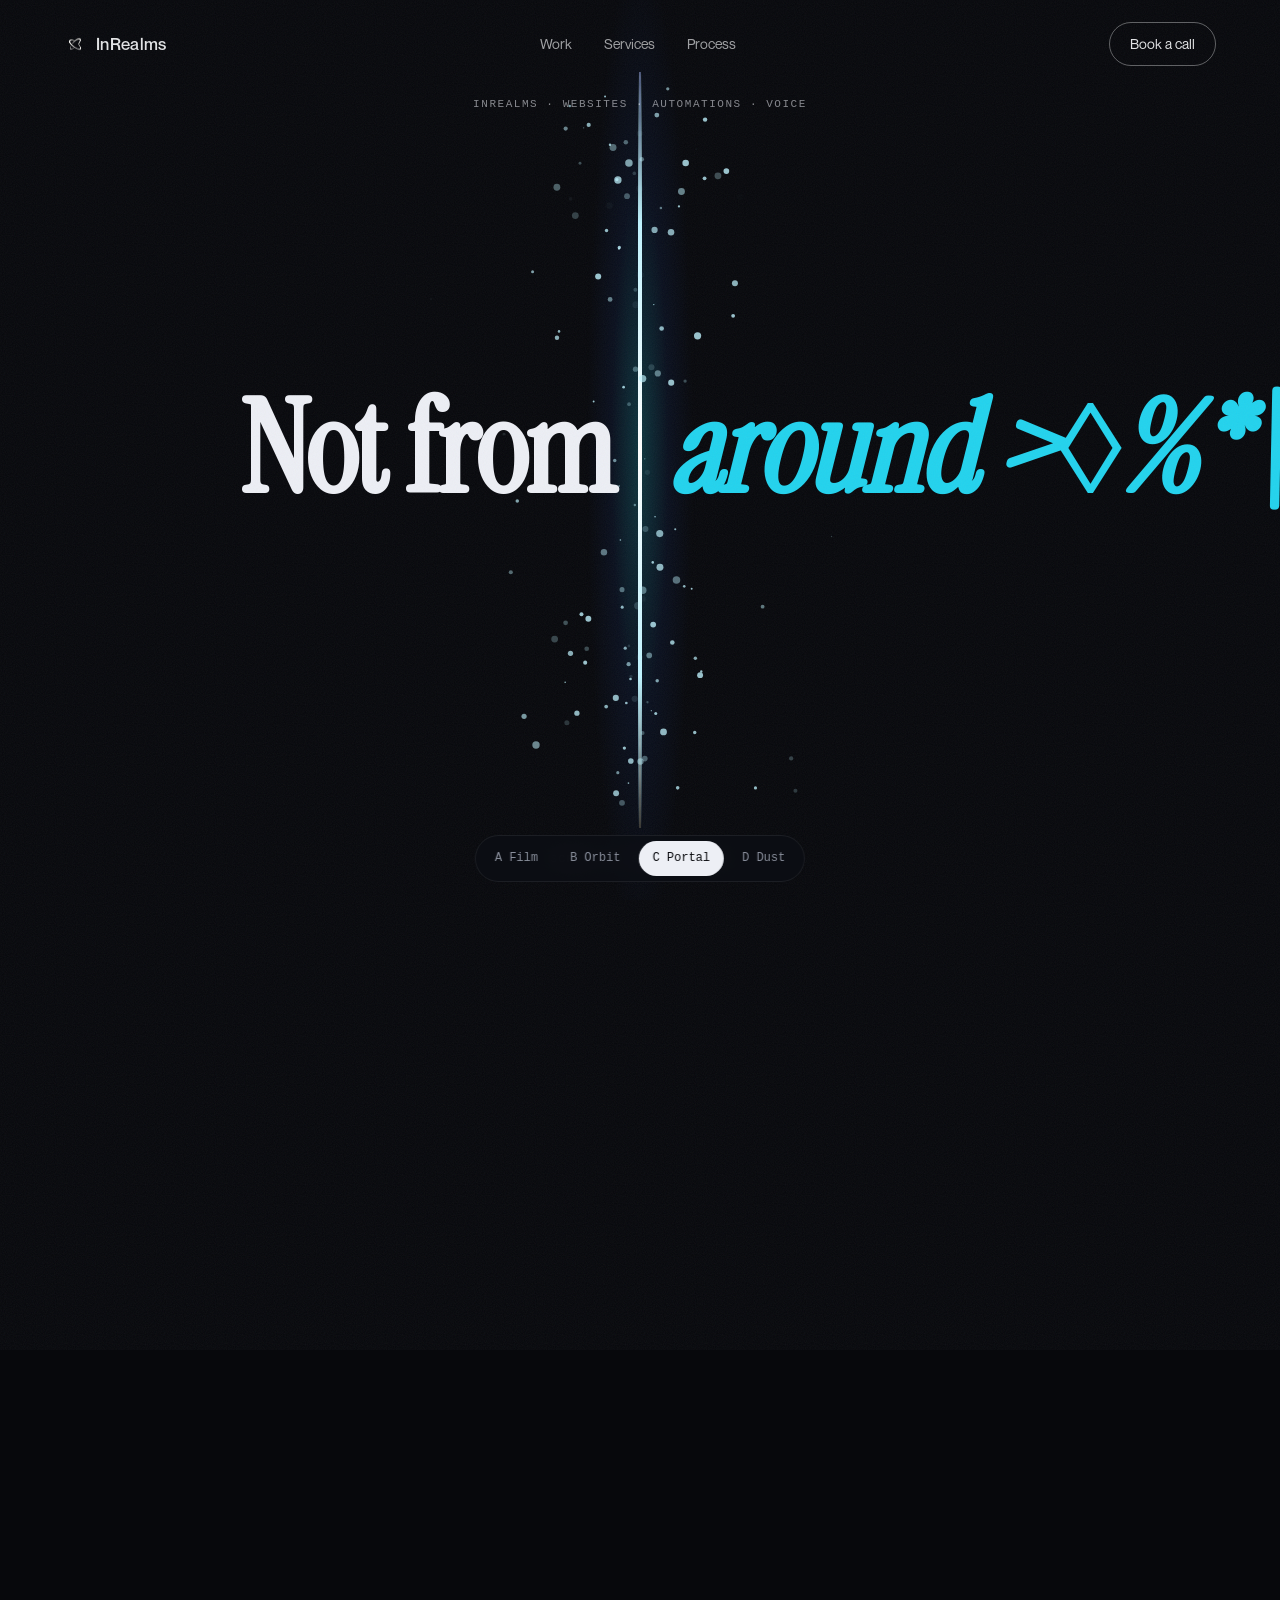
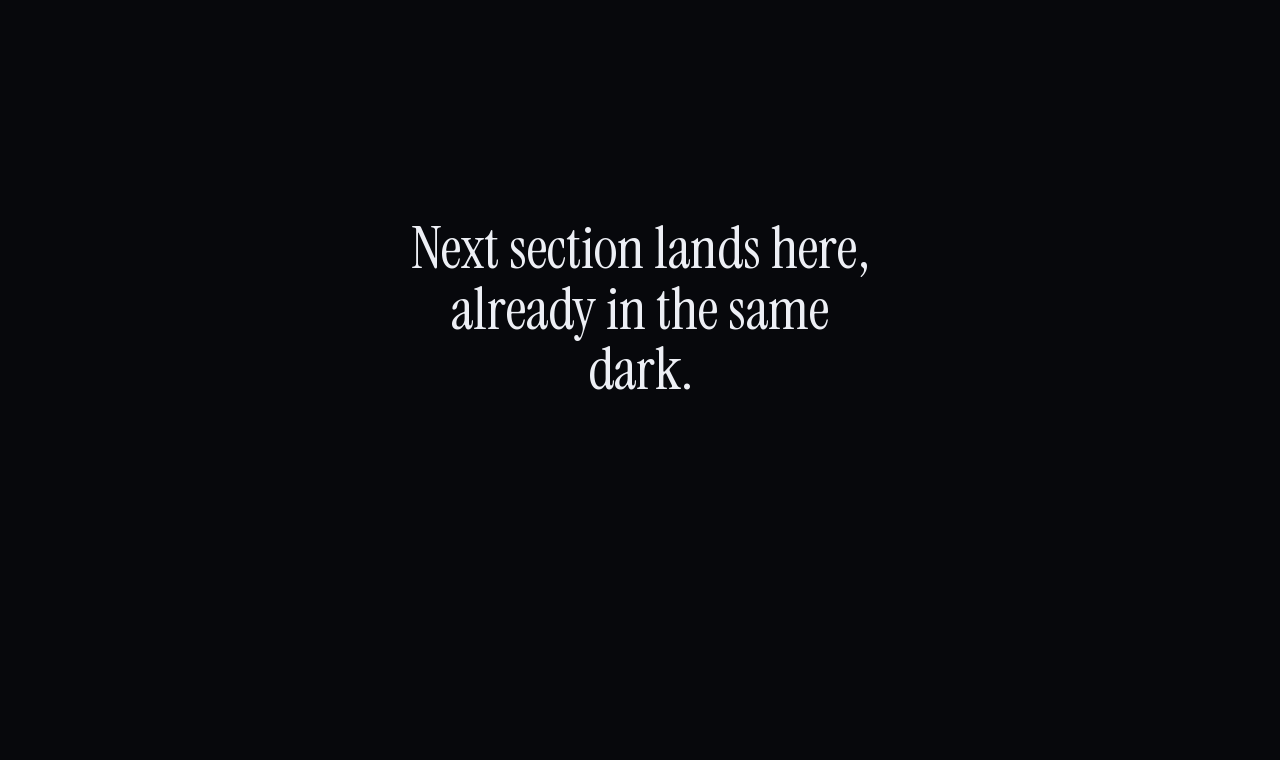
<file: hero-lab/c.html>
<!doctype html>
<html lang="en">
<head>
<meta charset="utf-8">
<meta name="viewport" content="width=device-width, initial-scale=1">
<title>Hero C · Portal</title>
<link rel="stylesheet" href="lab.css">
<style>
  /* C. A seam of light in the dark. The realm is on the other side. Scroll tears it open and you step through. */
  #c { height: 340svh; position: relative; }
  .stage { position: sticky; top: 0; height: 100svh; overflow: hidden; background: var(--bg); }

  /* --o = how open the seam is, 0..1. Eased from --p in JS. */
  .realm {
    position: absolute; inset: 0; z-index: 1;
    clip-path: inset(calc((1 - var(--o, 0)) * 8%) calc(50% - 1px - var(--o, 0) * 50%) calc((1 - var(--o, 0)) * 8%) calc(50% - 1px - var(--o, 0) * 50%));
    will-change: clip-path;
  }
  .realm video {
    width: 100%; height: 100%; object-fit: cover; display: block;
    transform: scale(calc(1.35 - var(--o, 0) * 0.35));
    filter: saturate(calc(0.6 + var(--o, 0) * 0.4));
  }
  .seam {
    position: absolute; z-index: 2; top: calc((1 - var(--o, 0)) * 8%); bottom: calc((1 - var(--o, 0)) * 8%);
    left: calc(50% - 1px - var(--o, 0) * 50%); right: calc(50% - 1px - var(--o, 0) * 50%);
    pointer-events: none;
    opacity: clamp(0, calc(1 - var(--o, 0) * 1.4), 1);
  }
  .seam::before, .seam::after {
    content: ''; position: absolute; top: 0; bottom: 0; width: 2px;
    background: linear-gradient(to bottom, transparent, #bff4ff 20%, #fff 50%, #bff4ff 80%, transparent);
  }
  .seam::before { left: -1px; }
  .seam::after { right: -1px; }
  .bloom {
    position: absolute; z-index: 0; left: 50%; top: 50%; width: 60vw; height: 120svh;
    transform: translate(-50%, -50%) scaleX(calc(0.15 + var(--o, 0) * 1.6));
    background: radial-gradient(ellipse at center, rgba(34,211,238,0.22), rgba(37,99,235,0.08) 35%, transparent 65%);
    animation: breathe 5s ease-in-out infinite;
    opacity: clamp(0, calc(1 - var(--o, 0) * 1.2), 1);
  }
  @keyframes breathe { 50% { filter: brightness(1.35); } }

  canvas { position: absolute; inset: 0; z-index: 3; width: 100%; height: 100%; pointer-events: none; }

  .half {
    position: absolute; z-index: 4; top: 50%;
    font-family: var(--font-display); font-size: var(--t-hero); line-height: 0.92; letter-spacing: -0.02em;
    white-space: nowrap;
    opacity: clamp(0, calc(1 - var(--o, 0) * 1.8), 1);
  }
  .half.l { right: calc(50% + 28px); transform: translate(calc(var(--o, 0) * -40vw), -50%); text-align: right; }
  .half.r { left: calc(50% + 28px); transform: translate(calc(var(--o, 0) * 40vw), -50%); }
  .half.r em { font-style: italic; color: var(--spectra); }
  .top { position: absolute; z-index: 4; top: 96px; left: 0; right: 0; text-align: center; opacity: clamp(0, calc(1 - var(--o, 0) * 2), 1); }
  .hint { position: absolute; z-index: 4; bottom: 32px; left: 0; right: 0; text-align: center; opacity: clamp(0, calc(1 - var(--o, 0) * 3), 1); }

  .beat {
    position: absolute; z-index: 5; left: var(--gutter); bottom: 12svh; max-width: 560px;
    display: grid; gap: 28px;
    opacity: clamp(0, calc((var(--p, 0) - 0.6) * 4), 1);
    transform: translateY(calc((1 - clamp(0, calc((var(--p, 0) - 0.6) * 4), 1)) * 40px));
  }
  .beat .h-hero { font-size: var(--t-title); line-height: 1.05; }
  .beat .actions { display: flex; gap: 24px; align-items: center; flex-wrap: wrap; }
  .shade { position: absolute; inset: 0; z-index: 2; pointer-events: none;
    background: linear-gradient(to top, rgba(7,8,12,0.95) 0%, rgba(7,8,12,0.7) 38%, transparent 70%);
    opacity: clamp(0, calc((var(--p, 0) - 0.55) * 4), 1); }

  @media (max-width: 768px) {
    .half { font-size: clamp(40px, 12vw, 64px); }
    .half.l { right: auto; left: 0; right: 0; text-align: center; top: 38%; transform: translate(calc(var(--o,0) * -100vw), -50%); }
    .half.r { left: 0; right: 0; text-align: center; top: 62%; transform: translate(calc(var(--o,0) * 100vw), -50%); }
  }
</style>
</head>
<body>
<nav class="lab-nav">
  <a class="logo" href="#"><img src="../logo.png" alt="">InRealms</a>
  <div class="links"><a>Work</a><a>Services</a><a>Process</a></div>
  <a class="cta">Book a call</a>
</nav>

<section id="c">
  <div class="stage">
    <div class="bloom"></div>
    <div class="realm">
      <video autoplay muted loop playsinline preload="auto" poster="../media/planet-poster.jpg" aria-hidden="true">
        <source src="../media/planet.mp4" type="video/mp4">
      </video>
    </div>
    <div class="seam"></div>
    <div class="shade"></div>
    <canvas id="dust" aria-hidden="true"></canvas>

    <p class="top hud">InRealms · Websites · Automations · Voice</p>
    <h1>
      <span class="half l scr" data-text="Not from">Not from</span>
      <span class="half r"><em class="scr" data-text="around here.">around here.</em></span>
    </h1>
    <p class="hint hud">Scroll to step through</p>

    <div class="beat">
      <p class="h-hero">On this side, every enquiry gets an answer.</p>
      <p class="sub" style="max-width:42ch">I build personal websites for Sydney agents. Vendors pick you before they call anyone else, and every enquiry gets a reply in under a minute, day or night.</p>
      <div class="actions">
        <a class="btn" href="#">See what yours could look like</a>
        <a class="btn-ghost" href="#">The work</a>
      </div>
    </div>
  </div>
</section>

<section class="after"><p>Next section lands here, already in the same dark.</p></section>
<div class="grain"></div>
<nav class="lab-switch"><a href="a.html">A Film</a><a href="b.html">B Orbit</a><a class="on" href="c.html">C Portal</a><a href="d.html">D Dust</a></nav>

<script type="module">
  import { scrollProgress, scramble, reduced } from './lab.js';
  const sec = document.getElementById('c');
  let open = 0;
  scrollProgress(sec, p => {
    // the seam stays a slit for the first 10%, tears open by 60%
    const t = Math.min(1, Math.max(0, (p - 0.08) / 0.52));
    open = t < 0.5 ? 4 * t * t * t : 1 - Math.pow(-2 * t + 2, 3) / 2;
    sec.style.setProperty('--o', open.toFixed(4));
  });
  document.querySelectorAll('.scr').forEach((el, i) => scramble(el, { delay: 600 + i * 500 }));

  // Light motes leaking out of the seam.
  const cv = document.getElementById('dust'), ctx = cv.getContext('2d');
  let W, H, motes = [];
  const fit = () => { const d = Math.min(devicePixelRatio, 2); W = cv.width = cv.clientWidth * d; H = cv.height = cv.clientHeight * d; };
  addEventListener('resize', fit); fit();
  const spawn = () => ({ x: W / 2 + (Math.random() - 0.5) * 4, y: H * (0.1 + Math.random() * 0.8), vx: (Math.random() - 0.5) * 1.6, vy: (Math.random() - 0.5) * 0.3, life: 0, max: 120 + Math.random() * 200, r: Math.random() * 1.6 + 0.3 });
  for (let i = 0; i < 140; i++) { const m = spawn(); m.life = Math.random() * m.max; m.x += m.vx * m.life; motes.push(m); }
  function tick() {
    ctx.clearRect(0, 0, W, H);
    const fade = Math.max(0, 1 - open * 1.5);
    if (fade > 0) for (const m of motes) {
      m.x += m.vx; m.y += m.vy; m.life++;
      if (m.life > m.max) Object.assign(m, spawn());
      const a = Math.sin((m.life / m.max) * Math.PI) * 0.8 * fade;
      ctx.fillStyle = `rgba(191,244,255,${a})`;
      ctx.beginPath(); ctx.arc(m.x, m.y, m.r * 2, 0, 6.283); ctx.fill();
    }
    if (!reduced) requestAnimationFrame(tick);
  }
  tick();
</script>
</body>
</html>
</file>
<file: legal.css>
@font-face {
  font-family: 'NeueMontreal';
  src: url('fonts/NeueMontreal-Light.otf') format('opentype');
  font-weight: 300; font-style: normal;
}
@font-face {
  font-family: 'NeueMontreal';
  src: url('fonts/NeueMontreal-Regular.otf') format('opentype');
  font-weight: 400; font-style: normal;
}
@font-face {
  font-family: 'NeueMontreal';
  src: url('fonts/NeueMontreal-Medium.otf') format('opentype');
  font-weight: 500; font-style: normal;
}
@font-face {
  font-family: 'NeueMontreal';
  src: url('fonts/NeueMontreal-Bold.otf') format('opentype');
  font-weight: 700; font-style: normal;
}

*, *::before, *::after { box-sizing: border-box; margin: 0; padding: 0; }

:root {
  --bg: #03080F;
  --bg-2: #060D1A;
  --blue: #2563EB;
  --blue-light: #3B82F6;
  --cyan: #22D3EE;
  --purple: #7C3AED;
  --white: #F0F4FF;
  --gray: #8B9DC3;
  --border: rgba(255,255,255,0.07);
  --glass: rgba(255,255,255,0.03);
  --grad: linear-gradient(135deg, #2563EB 0%, #7C3AED 100%);
}

html { scroll-behavior: smooth; }

body {
  font-family: 'NeueMontreal', 'Inter', sans-serif;
  background:
    radial-gradient(ellipse 800px 600px at 50% 0%, rgba(37,99,235,0.10), transparent 60%),
    radial-gradient(ellipse 600px 600px at 100% 100%, rgba(124,58,237,0.08), transparent 60%),
    var(--bg);
  background-attachment: fixed;
  color: var(--white);
  line-height: 1.7;
  min-height: 100vh;
}

/* nav */
nav {
  position: sticky;
  top: 0;
  z-index: 50;
  padding: 18px 60px;
  display: flex;
  align-items: center;
  justify-content: space-between;
  background: rgba(3,8,15,0.85);
  backdrop-filter: blur(20px);
  -webkit-backdrop-filter: blur(20px);
  border-bottom: 1px solid var(--border);
}
.nav-logo {
  display: flex;
  align-items: center;
  gap: 12px;
  text-decoration: none;
  font-size: 19px;
  font-weight: 600;
  letter-spacing: -0.3px;
  color: var(--white);
}
.nav-logo img {
  width: 44px;
  height: 44px;
  object-fit: contain;
  filter: drop-shadow(0 0 14px rgba(37,99,235,0.45));
}
.nav-back {
  color: var(--gray);
  text-decoration: none;
  font-size: 14px;
  padding: 8px 16px;
  border-radius: 100px;
  border: 1px solid var(--border);
  transition: all 0.2s;
}
.nav-back:hover { color: var(--white); border-color: rgba(255,255,255,0.18); }

/* legal content */
.legal-wrap {
  max-width: 780px;
  margin: 0 auto;
  padding: 80px 32px 96px;
}

.legal-eyebrow {
  display: inline-flex;
  align-items: center;
  gap: 8px;
  font-size: 12px;
  font-weight: 500;
  letter-spacing: 1.5px;
  text-transform: uppercase;
  color: var(--cyan);
  margin-bottom: 16px;
}
.legal-eyebrow::before {
  content: '';
  width: 24px;
  height: 1px;
  background: var(--cyan);
}

.legal-header h1 {
  font-size: clamp(36px, 5vw, 56px);
  font-weight: 700;
  letter-spacing: -1.5px;
  line-height: 1.1;
  margin-bottom: 24px;
  background: linear-gradient(135deg, #fff 0%, #93C5FD 100%);
  -webkit-background-clip: text;
  -webkit-text-fill-color: transparent;
  background-clip: text;
}
.legal-meta {
  display: flex;
  gap: 24px;
  flex-wrap: wrap;
  font-size: 13px;
  color: var(--gray);
  padding-bottom: 32px;
  margin-bottom: 32px;
  border-bottom: 1px solid var(--border);
}
.legal-meta strong { color: var(--white); font-weight: 500; }

section {
  margin-bottom: 36px;
  background: var(--glass);
  border: 1px solid var(--border);
  border-radius: 16px;
  padding: 28px 32px;
}
section h2 {
  font-size: 20px;
  font-weight: 600;
  letter-spacing: -0.3px;
  margin-bottom: 16px;
  color: var(--white);
}
section p {
  font-size: 15px;
  color: #B8C5E0;
  font-weight: 300;
  line-height: 1.8;
  margin-bottom: 12px;
}
section p:last-child { margin-bottom: 0; }
section ul {
  list-style: none;
  padding-left: 0;
  margin-bottom: 12px;
}
section ul li {
  font-size: 15px;
  color: #B8C5E0;
  font-weight: 300;
  line-height: 1.8;
  padding-left: 20px;
  position: relative;
  margin-bottom: 6px;
}
section ul li::before {
  content: '';
  position: absolute;
  left: 0;
  top: 13px;
  width: 6px;
  height: 6px;
  border-radius: 50%;
  background: var(--blue);
}
section strong { color: var(--white); font-weight: 500; }
section em { color: #93C5FD; font-style: normal; }

a {
  color: var(--blue-light);
  text-decoration: none;
  border-bottom: 1px solid rgba(59,130,246,0.3);
  transition: border-color 0.2s;
}
a:hover { border-color: var(--blue-light); }

.legal-footer-nav {
  display: flex;
  justify-content: space-between;
  gap: 16px;
  margin-top: 48px;
  padding-top: 32px;
  border-top: 1px solid var(--border);
  font-size: 14px;
  flex-wrap: wrap;
}
.legal-footer-nav a { border: none; color: var(--blue-light); }
.legal-footer-nav a:hover { color: var(--white); }

footer {
  border-top: 1px solid var(--border);
  padding: 32px 60px;
  display: flex;
  align-items: center;
  justify-content: space-between;
  gap: 16px;
  flex-wrap: wrap;
}
.footer-logo {
  display: flex;
  align-items: center;
  gap: 10px;
  font-size: 15px;
  font-weight: 600;
}
.footer-logo img {
  width: 26px;
  height: 26px;
  object-fit: contain;
}
.footer-copy { font-size: 12px; color: rgba(139,157,195,0.6); }

@media (max-width: 720px) {
  nav { padding: 14px 20px; }
  .legal-wrap { padding: 48px 20px 64px; }
  section { padding: 24px 20px; }
  footer { padding: 24px 20px; flex-direction: column; text-align: center; }
}
</file>
<file: hero-lab/lab.css>
/* Hero lab. Shared tokens for the four hero options.
   Inherited from index.html :root, plus the proposed type scale and grid. */
@font-face { font-family: 'NeueMontreal'; src: url('../fonts/NeueMontreal-Light.otf') format('opentype'); font-weight: 300; }
@font-face { font-family: 'NeueMontreal'; src: url('../fonts/NeueMontreal-Regular.otf') format('opentype'); font-weight: 400; }
@font-face { font-family: 'NeueMontreal'; src: url('../fonts/NeueMontreal-Medium.otf') format('opentype'); font-weight: 500; }
@font-face { font-family: 'InstrumentSerif'; src: url('../fonts/InstrumentSerif-Regular.woff2') format('woff2'); font-weight: 400; font-display: swap; }

:root {
  --bg: #07080C;
  --bg-2: #0C0E14;
  --white: #EDEFF5;
  --gray: #8A8F9C;
  --signal: #2563EB;
  --spectra: #22D3EE;
  --deep: #7C3AED;
  --border: rgba(255,255,255,0.07);
  --ease-out-strong: cubic-bezier(0.23, 1, 0.32, 1);
  --ease-glide: cubic-bezier(0.19, 1, 0.22, 1);
  --font-display: 'InstrumentSerif', Georgia, serif;
  --font-body: 'NeueMontreal', 'Inter', system-ui, sans-serif;
  --font-mono: ui-monospace, 'SF Mono', 'JetBrains Mono', Menlo, monospace;

  --gutter: clamp(16px, 5vw, 80px);
  --t-label: 12px;
  --t-body: 17px;
  --t-title: clamp(36px, 4.5vw, 64px);
  --t-hero: clamp(56px, 10vw, 160px);
}

* { box-sizing: border-box; margin: 0; padding: 0; }
html { background: var(--bg); }
body {
  background: var(--bg);
  color: var(--white);
  font-family: var(--font-body);
  font-size: var(--t-body);
  line-height: 1.55;
  overflow-x: clip;
  -webkit-font-smoothing: antialiased;
}
a { color: inherit; text-decoration: none; }

/* Minimal nav, same in every option so only the hero is judged. */
.lab-nav {
  position: fixed; top: 0; left: 0; right: 0; z-index: 50;
  display: flex; align-items: center; justify-content: space-between;
  padding: 22px var(--gutter);
  mix-blend-mode: difference;
}
.lab-nav .logo { display: flex; align-items: center; gap: 10px; font-weight: 500; letter-spacing: 0.02em; }
.lab-nav .logo img { width: 22px; height: 22px; }
.lab-nav .links { display: flex; gap: 32px; font-size: 14px; color: rgba(237,239,245,0.7); }
.lab-nav .cta {
  font-size: 14px; padding: 10px 20px; border-radius: 9999px;
  border: 1px solid rgba(237,239,245,0.4);
}
@media (max-width: 768px) { .lab-nav .links { display: none; } }

/* HUD: mono labels, the "instrument panel" layer. */
.hud {
  font-family: var(--font-mono);
  font-size: 11px;
  letter-spacing: 0.14em;
  text-transform: uppercase;
  color: rgba(237,239,245,0.55);
}
.hud b { color: var(--spectra); font-weight: 400; }

.h-hero {
  font-family: var(--font-display);
  font-weight: 400;
  font-size: var(--t-hero);
  line-height: 0.92;
  letter-spacing: -0.02em;
}
.h-hero em { font-style: italic; color: var(--spectra); }
.sub {
  max-width: 34ch;
  color: rgba(237,239,245,0.72);
  font-size: var(--t-body);
}
.btn {
  display: inline-flex; align-items: center; gap: 10px;
  padding: 14px 26px; border-radius: 9999px;
  background: var(--white); color: var(--bg);
  font-weight: 500; font-size: 15px;
  transition: transform 0.4s var(--ease-out-strong), background 0.3s;
}
.btn:hover { transform: translateY(-2px); background: #fff; }
.btn-ghost {
  display: inline-flex; align-items: center; gap: 10px;
  padding: 14px 4px; font-size: 15px; color: rgba(237,239,245,0.75);
  border-bottom: 1px solid rgba(237,239,245,0.2);
}

/* Placeholder for what comes after, so the scroll exit can be judged. */
.after {
  min-height: 100svh;
  display: grid; place-items: center;
  padding: var(--gutter);
  background: var(--bg);
  text-align: center;
}
.after p { font-family: var(--font-display); font-size: var(--t-title); line-height: 1.05; max-width: 18ch; }

/* Option switcher */
.lab-switch {
  position: fixed; bottom: 18px; left: 50%; transform: translateX(-50%);
  z-index: 60; display: flex; gap: 4px; padding: 5px;
  background: rgba(12,14,20,0.8); backdrop-filter: blur(12px);
  border: 1px solid var(--border); border-radius: 9999px;
  font-family: var(--font-mono); font-size: 12px;
}
.lab-switch a { padding: 8px 14px; border-radius: 9999px; color: var(--gray); }
.lab-switch a.on { background: var(--white); color: var(--bg); }

.grain {
  position: fixed; inset: -50%; z-index: 40; pointer-events: none; opacity: 0.06;
  background-image: url("data:image/svg+xml,%3Csvg xmlns='http://www.w3.org/2000/svg' width='160' height='160'%3E%3Cfilter id='n'%3E%3CfeTurbulence type='fractalNoise' baseFrequency='0.9' numOctaves='2' stitchTiles='stitch'/%3E%3C/filter%3E%3Crect width='100%25' height='100%25' filter='url(%23n)'/%3E%3C/svg%3E");
  animation: grain 1s steps(6) infinite;
}
@keyframes grain {
  0% { transform: translate(0,0); } 20% { transform: translate(-3%,2%); }
  40% { transform: translate(2%,-3%); } 60% { transform: translate(-2%,-1%); }
  80% { transform: translate(3%,3%); } 100% { transform: translate(0,0); }
}

@media (prefers-reduced-motion: reduce) {
  .grain { animation: none; }
  *, *::before, *::after { transition-duration: 0.01ms !important; animation-duration: 0.01ms !important; }
}
</file>
